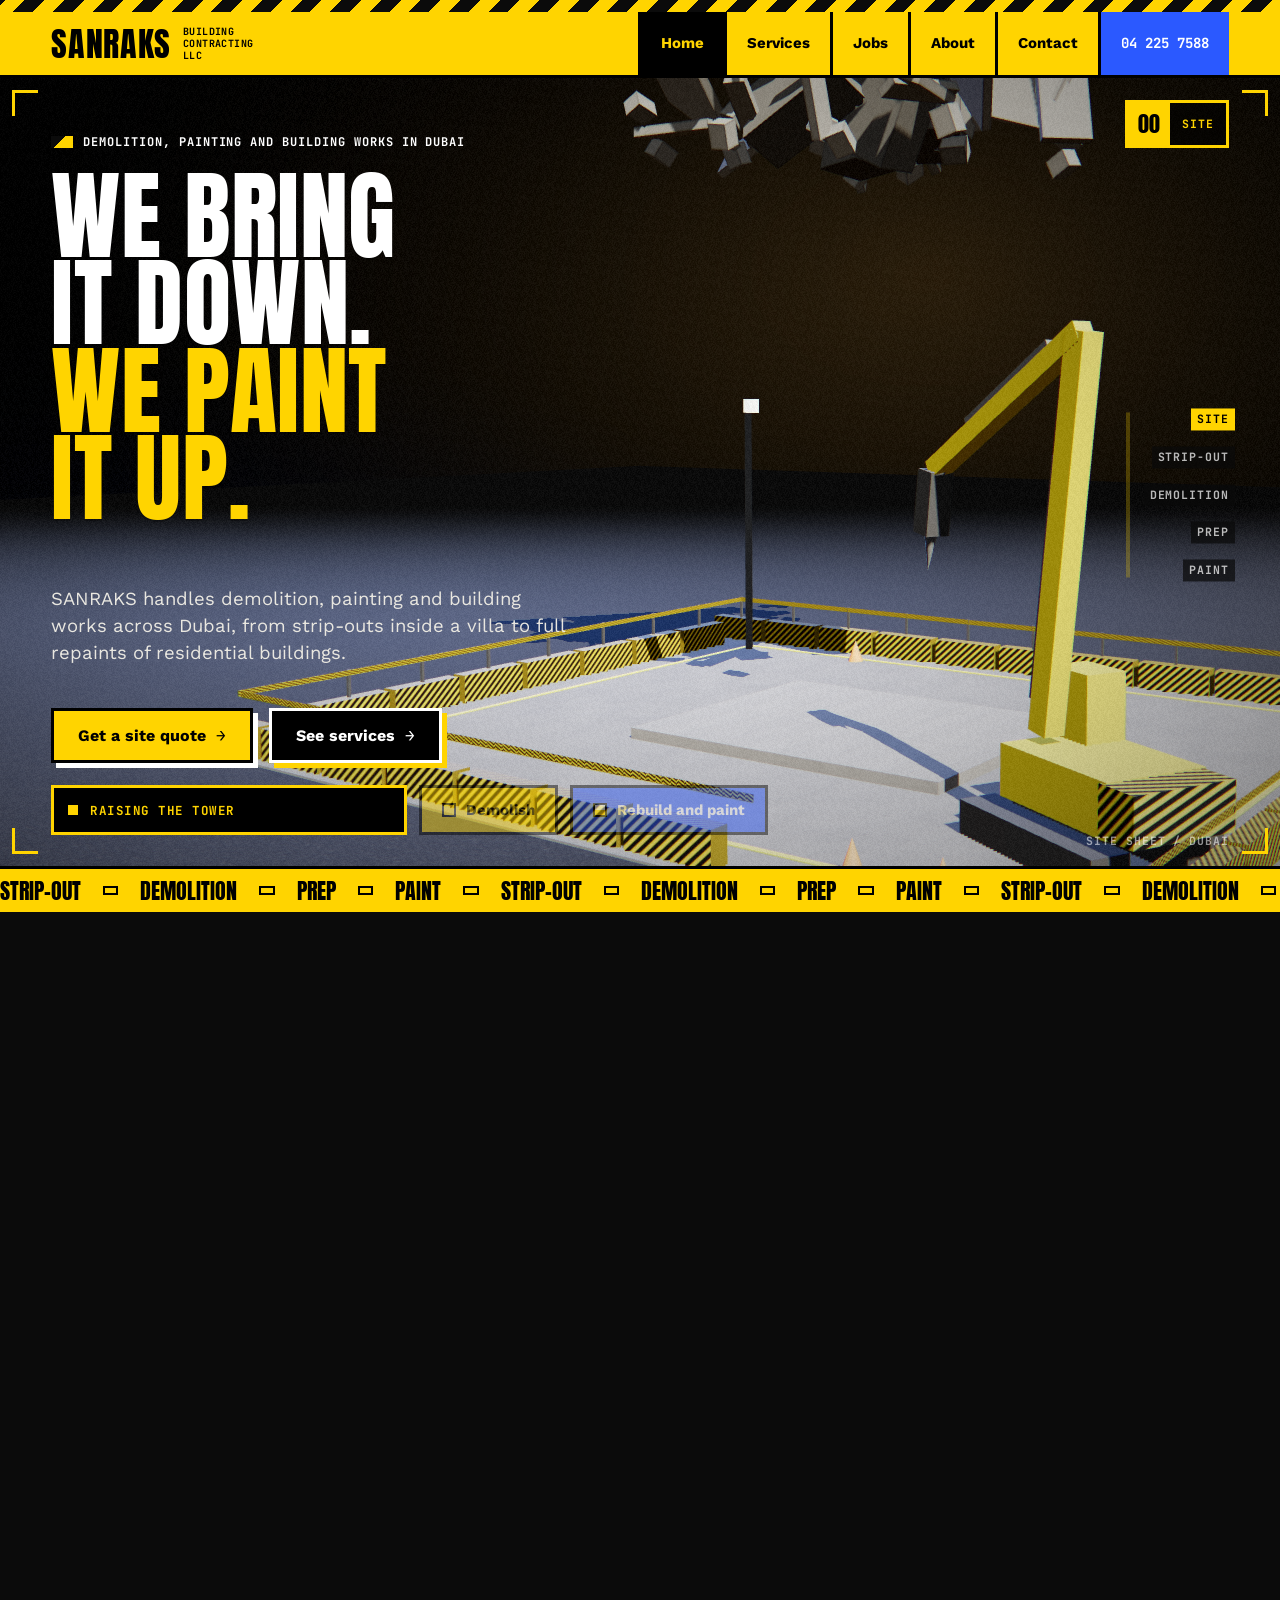
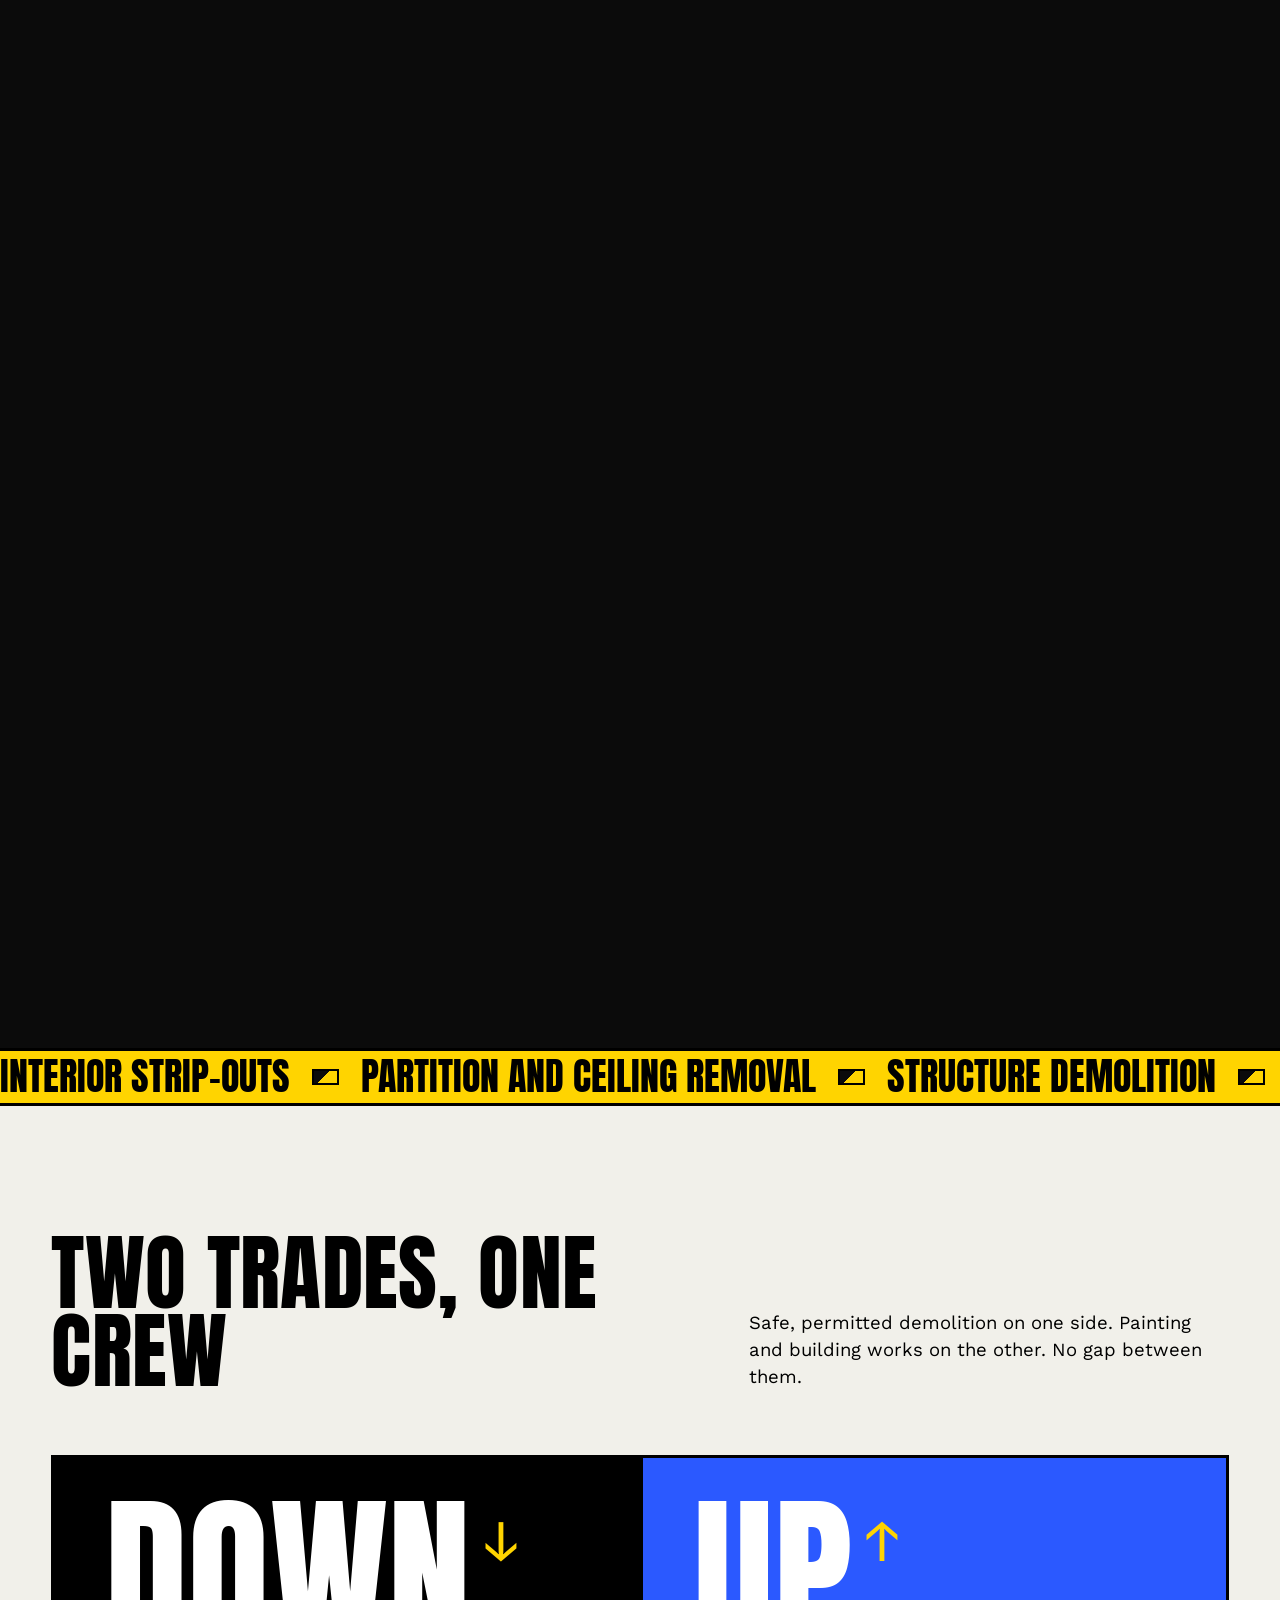
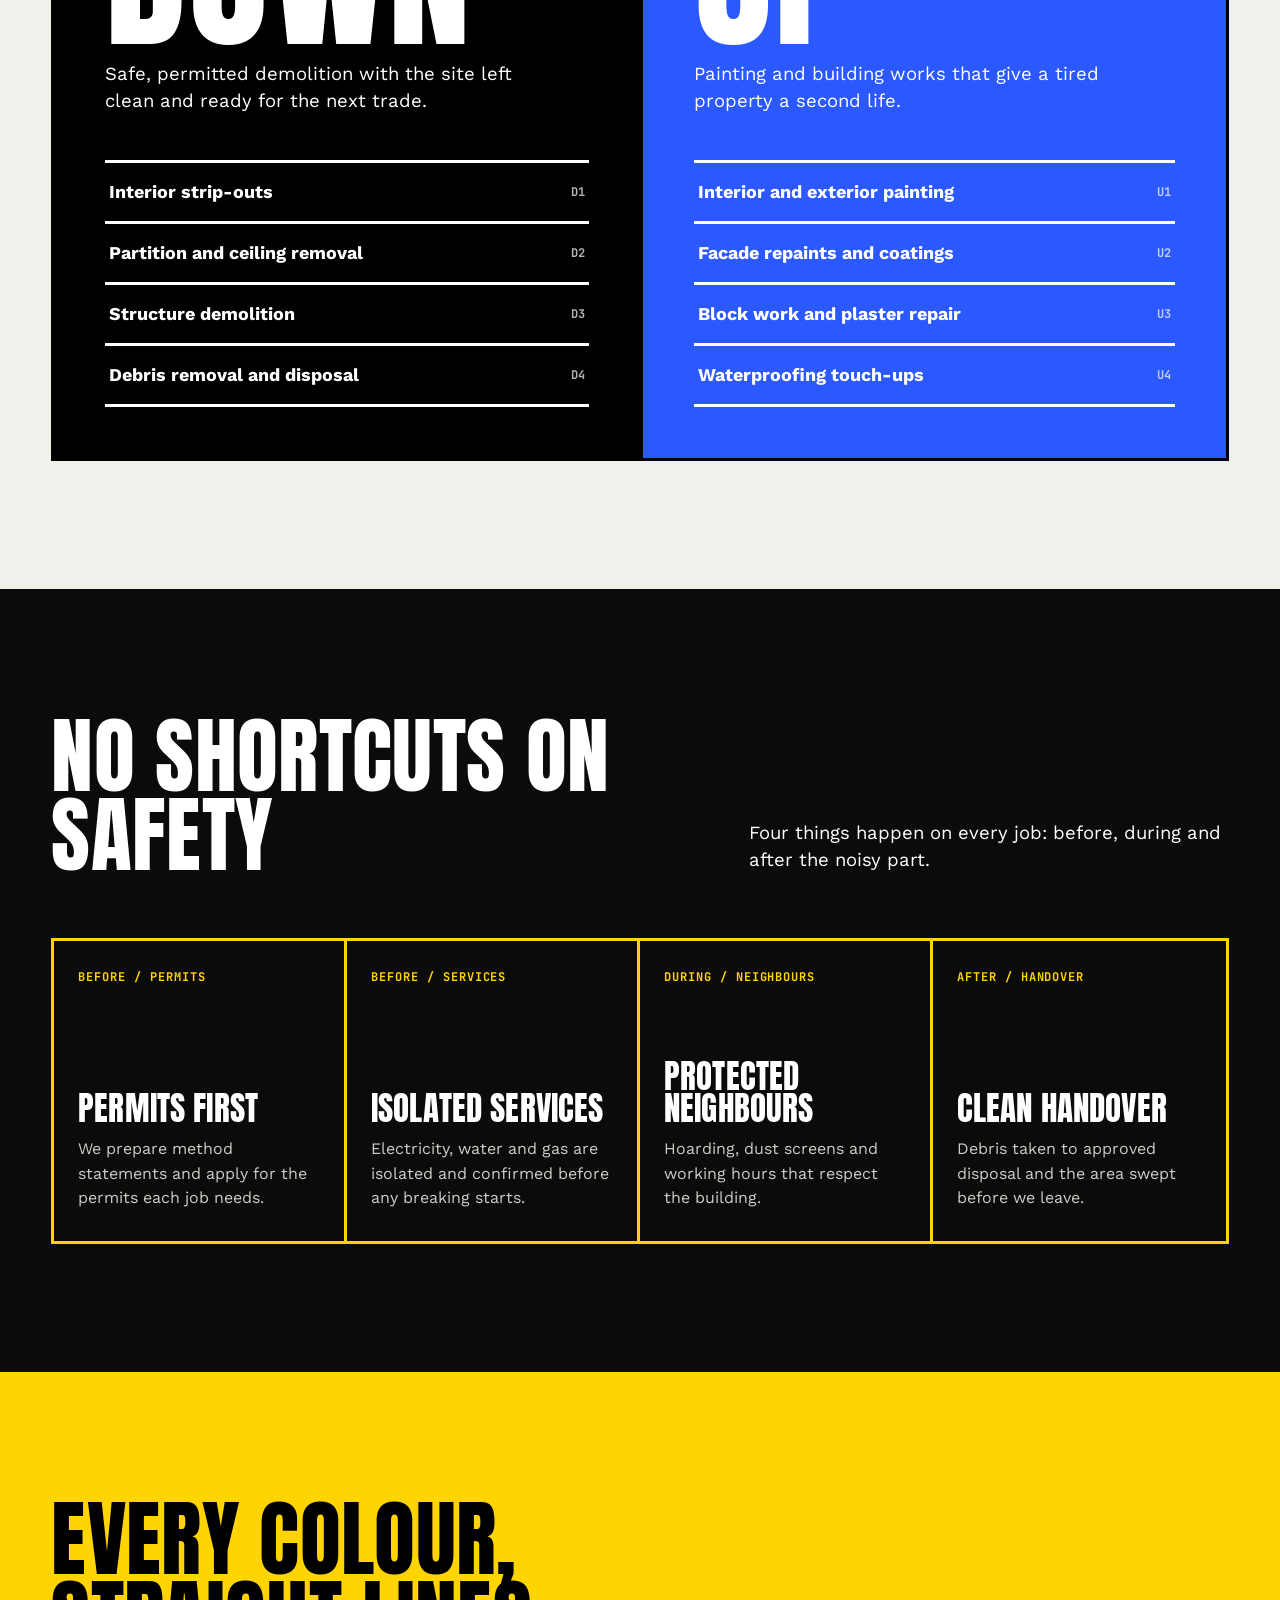
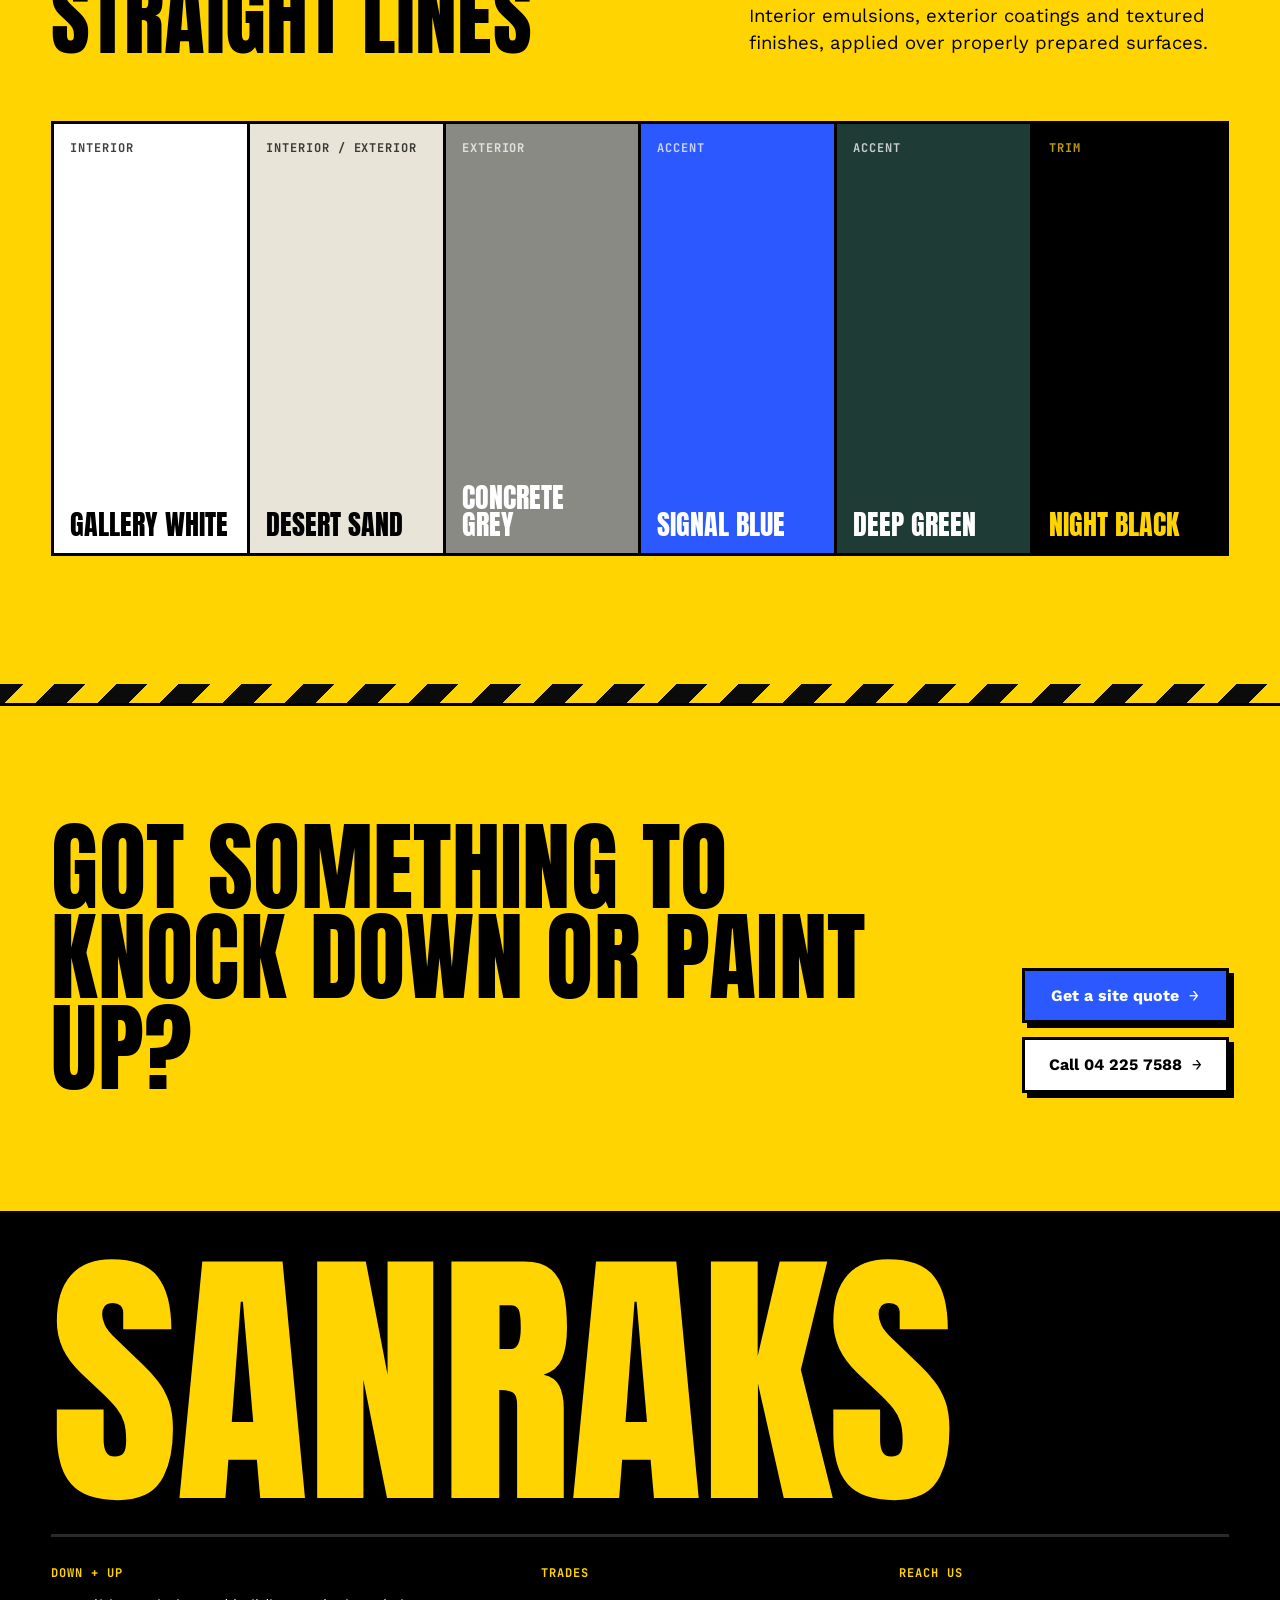
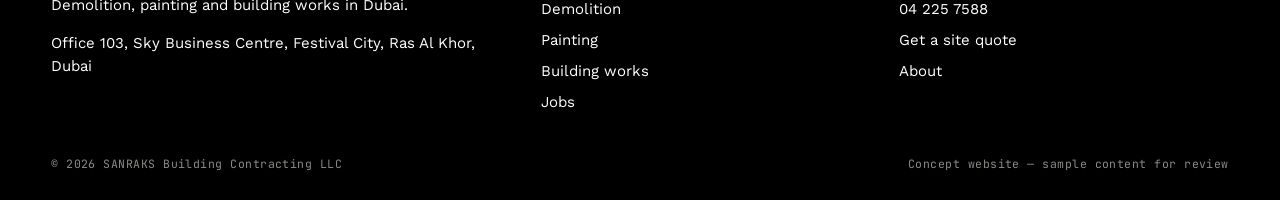
<file: index.html>
<!doctype html>
<html lang="en">
<head>
<meta charset="utf-8">
<meta name="viewport" content="width=device-width, initial-scale=1, viewport-fit=cover">
<title>SANRAKS Building Contracting | Demolition and painting in Dubai</title>
<meta name="description" content="Demolition, strip-outs, painting and building works in Dubai.">
<meta name="theme-color" content="#FFD400">
<meta property="og:title" content="SANRAKS Building Contracting | Demolition and painting in Dubai">
<meta property="og:description" content="Demolition, strip-outs, painting and building works in Dubai.">
<link rel="icon" href="favicon.svg" type="image/svg+xml">
<script>(function(d){d.className+=' js';try{var s=sessionStorage;if(s.getItem('sk-wipe')){d.className+=' wipe-in';s.removeItem('sk-wipe')}else if(!s.getItem('sk-seen')){d.className+=' first-load';s.setItem('sk-seen','1')}}catch(e){}})(document.documentElement)</script>
<link rel="preconnect" href="https://fonts.googleapis.com">
<link rel="preconnect" href="https://fonts.gstatic.com" crossorigin>
<link href="https://fonts.googleapis.com/css2?family=Anton&family=JetBrains+Mono:wght@500;700&family=Work+Sans:wght@400;500;600;700&display=swap" rel="stylesheet">
<link rel="stylesheet" href="assets/css/style.css">
</head>
<body class="page-index">
<div class="loader" aria-hidden="true"><div class="ld-bar"></div><div class="ld-band ld-a"></div><div class="ld-band ld-b"></div><div class="ld-count"><span>3</span><span>2</span><span>1</span></div><div class="ld-meta"><span>SANRAKS</span><span>Clearing site</span></div></div>
<div class="shutter" aria-hidden="true"><i></i><i></i><i></i><i></i><i></i></div>
<a class="skip" href="#main">Skip to content</a>
<div class="tape" aria-hidden="true"></div><header class="hdr" data-header><div class="wrap">
  <a class="brand" href="index.html" aria-label="SANRAKS Building Contracting home">SANRAKS<small>Building Contracting LLC</small></a>
  <button class="menu-btn" data-menu-toggle aria-expanded="false" aria-controls="nav">Menu</button>
  <nav class="nav" id="nav" data-menu aria-label="Main"><a href="index.html" aria-current="page">Home</a><a href="services.html">Services</a><a href="projects.html">Jobs</a><a href="about.html">About</a><a href="contact.html">Contact</a><a class="call" href="tel:+97142257588">04 225 7588</a></nav>
</div></header>
<main id="main">
<section class="story" data-story aria-label="How a job runs, from strip-out to fresh paint">
  <div class="story-stage" data-story-stage data-scene-root>
    <canvas data-scene="hero" role="img" aria-label="A 3D concrete tower inside hazard-striped site barriers, with a long-reach excavator and scaffold. It is demolished floor by floor, then rebuilt and rolled in fresh paint colours."></canvas>
    <div class="fallback" aria-hidden="true"><svg viewBox="0 0 800 600" preserveAspectRatio="xMidYMid slice"><defs><pattern id="fbhz" width="24" height="24" patternUnits="userSpaceOnUse" patternTransform="rotate(45)"><rect width="12" height="24" fill="#FFD400"/><rect x="12" width="12" height="24" fill="#0b0b0b"/></pattern><radialGradient id="fbg" cx="70%" cy="20%" r="70%"><stop offset="0" stop-color="#3a2d14"/><stop offset="1" stop-color="#0b0b0b"/></radialGradient></defs><rect width="800" height="600" fill="url(#fbg)"/><rect y="470" width="800" height="130" fill="#171717"/><rect y="468" width="800" height="4" fill="#FFD400"/><rect x="430" y="422" width="210" height="40" fill="#8f8c85"/><rect x="424" y="422" width="222" height="6" fill="#a3a098"/><rect x="444" y="434" width="52" height="22" fill="#0d1420"/><rect x="510" y="434" width="52" height="22" fill="#0d1420"/><rect x="510" y="434" width="52" height="22" fill="#ffb35a" opacity=".55"/><rect x="576" y="434" width="52" height="22" fill="#0d1420"/><rect x="430" y="422" width="8" height="40" fill="#a3a098"/><rect x="632" y="422" width="8" height="40" fill="#a3a098"/><rect x="430" y="382" width="210" height="40" fill="#8f8c85"/><rect x="424" y="382" width="222" height="6" fill="#a3a098"/><rect x="444" y="394" width="52" height="22" fill="#0d1420"/><rect x="510" y="394" width="52" height="22" fill="#0d1420"/><rect x="576" y="394" width="52" height="22" fill="#0d1420"/><rect x="576" y="394" width="52" height="22" fill="#ffb35a" opacity=".55"/><rect x="430" y="382" width="8" height="40" fill="#a3a098"/><rect x="632" y="382" width="8" height="40" fill="#a3a098"/><rect x="430" y="342" width="210" height="40" fill="#8f8c85"/><rect x="424" y="342" width="222" height="6" fill="#a3a098"/><rect x="444" y="354" width="52" height="22" fill="#0d1420"/><rect x="510" y="354" width="52" height="22" fill="#0d1420"/><rect x="576" y="354" width="52" height="22" fill="#0d1420"/><rect x="430" y="342" width="8" height="40" fill="#a3a098"/><rect x="632" y="342" width="8" height="40" fill="#a3a098"/><rect x="430" y="302" width="210" height="40" fill="#8f8c85"/><rect x="424" y="302" width="222" height="6" fill="#a3a098"/><rect x="444" y="314" width="52" height="22" fill="#0d1420"/><rect x="444" y="314" width="52" height="22" fill="#ffb35a" opacity=".55"/><rect x="510" y="314" width="52" height="22" fill="#0d1420"/><rect x="576" y="314" width="52" height="22" fill="#0d1420"/><rect x="430" y="302" width="8" height="40" fill="#a3a098"/><rect x="632" y="302" width="8" height="40" fill="#a3a098"/><rect x="430" y="262" width="210" height="40" fill="#2B59FF"/><rect x="424" y="262" width="222" height="6" fill="#F1F0EA"/><rect x="444" y="274" width="52" height="22" fill="#0d1420"/><rect x="510" y="274" width="52" height="22" fill="#0d1420"/><rect x="510" y="274" width="52" height="22" fill="#ffb35a" opacity=".55"/><rect x="576" y="274" width="52" height="22" fill="#0d1420"/><rect x="430" y="262" width="8" height="40" fill="#F1F0EA"/><rect x="632" y="262" width="8" height="40" fill="#F1F0EA"/><rect x="430" y="222" width="210" height="40" fill="#2B59FF"/><rect x="424" y="222" width="222" height="6" fill="#F1F0EA"/><rect x="444" y="234" width="52" height="22" fill="#0d1420"/><rect x="510" y="234" width="52" height="22" fill="#0d1420"/><rect x="576" y="234" width="52" height="22" fill="#0d1420"/><rect x="576" y="234" width="52" height="22" fill="#ffb35a" opacity=".55"/><rect x="430" y="222" width="8" height="40" fill="#F1F0EA"/><rect x="632" y="222" width="8" height="40" fill="#F1F0EA"/><rect x="430" y="182" width="210" height="40" fill="#2B59FF"/><rect x="424" y="182" width="222" height="6" fill="#F1F0EA"/><rect x="444" y="194" width="52" height="22" fill="#0d1420"/><rect x="510" y="194" width="52" height="22" fill="#0d1420"/><rect x="576" y="194" width="52" height="22" fill="#0d1420"/><rect x="430" y="182" width="8" height="40" fill="#F1F0EA"/><rect x="632" y="182" width="8" height="40" fill="#F1F0EA"/><rect x="430" y="142" width="210" height="40" fill="#2B59FF"/><rect x="424" y="142" width="222" height="6" fill="#F1F0EA"/><rect x="444" y="154" width="52" height="22" fill="#0d1420"/><rect x="444" y="154" width="52" height="22" fill="#ffb35a" opacity=".55"/><rect x="510" y="154" width="52" height="22" fill="#0d1420"/><rect x="576" y="154" width="52" height="22" fill="#0d1420"/><rect x="430" y="142" width="8" height="40" fill="#F1F0EA"/><rect x="632" y="142" width="8" height="40" fill="#F1F0EA"/><rect x="434" y="126" width="3" height="16" fill="#7a3b1d"/><rect x="456" y="126" width="3" height="16" fill="#7a3b1d"/><rect x="478" y="126" width="3" height="16" fill="#7a3b1d"/><rect x="500" y="126" width="3" height="16" fill="#7a3b1d"/><rect x="522" y="126" width="3" height="16" fill="#7a3b1d"/><rect x="544" y="126" width="3" height="16" fill="#7a3b1d"/><rect x="566" y="126" width="3" height="16" fill="#7a3b1d"/><rect x="588" y="126" width="3" height="16" fill="#7a3b1d"/><rect x="610" y="126" width="3" height="16" fill="#7a3b1d"/><rect x="632" y="126" width="3" height="16" fill="#7a3b1d"/><rect x="426" y="132" width="2" height="170" fill="#111"/><rect x="642" y="132" width="2" height="170" fill="#111"/><rect x="416" y="296" width="238" height="12" rx="6" fill="#2B59FF" stroke="#0b0b0b" stroke-width="3"/><rect x="410" y="314" width="250" height="10" fill="url(#fbhz)" stroke="#0b0b0b" stroke-width="2"/><rect x="650" y="440" width="120" height="24" fill="#151515"/><rect x="660" y="404" width="96" height="38" fill="#FFC400"/><rect x="716" y="380" width="34" height="30" fill="#FFC400"/><rect x="722" y="386" width="22" height="16" fill="#0d1420"/><path d="M672 410 L610 250 L560 300" stroke="#FFC400" stroke-width="14" fill="none" stroke-linejoin="bevel"/><rect x="545" y="296" width="18" height="40" fill="#151515" transform="rotate(-30 554 316)"/><rect x="0" y="446" width="56" height="22" fill="url(#fbhz)" stroke="#0b0b0b" stroke-width="2"/><rect x="64" y="446" width="56" height="22" fill="url(#fbhz)" stroke="#0b0b0b" stroke-width="2"/><rect x="128" y="446" width="56" height="22" fill="url(#fbhz)" stroke="#0b0b0b" stroke-width="2"/><rect x="192" y="446" width="56" height="22" fill="url(#fbhz)" stroke="#0b0b0b" stroke-width="2"/><rect x="256" y="446" width="56" height="22" fill="url(#fbhz)" stroke="#0b0b0b" stroke-width="2"/><rect x="320" y="446" width="56" height="22" fill="url(#fbhz)" stroke="#0b0b0b" stroke-width="2"/><rect x="384" y="446" width="56" height="22" fill="url(#fbhz)" stroke="#0b0b0b" stroke-width="2"/><rect x="448" y="446" width="56" height="22" fill="url(#fbhz)" stroke="#0b0b0b" stroke-width="2"/><rect x="512" y="446" width="56" height="22" fill="url(#fbhz)" stroke="#0b0b0b" stroke-width="2"/><rect x="576" y="446" width="56" height="22" fill="url(#fbhz)" stroke="#0b0b0b" stroke-width="2"/><rect x="640" y="446" width="56" height="22" fill="url(#fbhz)" stroke="#0b0b0b" stroke-width="2"/><rect x="704" y="446" width="56" height="22" fill="url(#fbhz)" stroke="#0b0b0b" stroke-width="2"/><rect x="768" y="446" width="56" height="22" fill="url(#fbhz)" stroke="#0b0b0b" stroke-width="2"/></svg></div>
    <div class="hud" aria-hidden="true">
      <span class="crop tl"></span><span class="crop tr"></span><span class="crop bl"></span><span class="crop br"></span>
      <div class="hud-phase"><span data-hud-num>00</span><span data-hud-label>Site</span></div>
      <ol class="hud-rail" data-hud-rail><li class="is-on">Site</li><li>Strip-out</li><li>Demolition</li><li>Prep</li><li>Paint</li></ol>
      <span class="hud-site">Site sheet / Dubai</span>
    </div>
    <div class="stage-ticker" aria-hidden="true"><div class="ticker-track"><span>Strip-out</span><span>Demolition</span><span>Prep</span><span>Paint</span><span>Strip-out</span><span>Demolition</span><span>Prep</span><span>Paint</span><span>Strip-out</span><span>Demolition</span><span>Prep</span><span>Paint</span><span>Strip-out</span><span>Demolition</span><span>Prep</span><span>Paint</span></div></div>
  </div>
  <div class="story-steps">
    <div class="step step-hero is-active" data-step data-num="00" data-label="Site">
      <div class="hero-copy">
        <div>
          <p class="kicker">Demolition, painting and building works in Dubai</p>
          <h1><span>We bring</span><span>it down.</span><span class="paint">We paint</span><span class="paint">it up.</span></h1>
        </div>
        <div class="hero-foot">
          <p class="lede">SANRAKS handles demolition, painting and building works across Dubai, from strip-outs inside a villa to full repaints of residential buildings.</p>
          <div class="btns"><a class="btn y" href="contact.html">Get a site quote</a><a class="btn ghost" href="services.html">See services</a></div>
          <div class="demo"><p class="status" data-demo-status role="status" aria-live="polite">Standing. Click the tower to bring it down</p><button class="btn y" type="button" data-demolish>Demolish</button><button class="btn b" type="button" data-rebuild>Rebuild and paint</button></div>
        </div>
      </div>
    </div>
<div class="step" data-step data-num="01" data-label="Strip-out"><article class="slab slab-k"><span class="num" aria-hidden="true">01</span><h2>Strip-out</h2><p>Ceilings, partitions, flooring and fixtures removed back to shell, so the structure is clear before any breaking starts.</p><ul class="meta"><li>Ceilings</li><li>Partitions</li><li>Flooring</li><li>Fixtures</li></ul></article></div>
<div class="step" data-step data-num="02" data-label="Demolition"><article class="slab slab-y"><span class="num" aria-hidden="true">02</span><h2>Demolition</h2><p>Walls, slabs and annexes demolished under engineer's instructions. Electricity, water and gas are isolated and confirmed first.</p><ul class="meta"><li>Method statement</li><li>Permits</li><li>Isolated services</li></ul></article></div>
<div class="step" data-step data-num="03" data-label="Prep"><article class="slab slab-p"><span class="num" aria-hidden="true">03</span><h2>Prep</h2><p>Block work, plastering, screeding and crack repair, so the surface we paint is sound.</p><ul class="meta"><li>Block work</li><li>Plaster</li><li>Screed</li><li>Waterproofing</li></ul></article></div>
<div class="step" data-step data-num="04" data-label="Paint"><article class="slab slab-b"><span class="num" aria-hidden="true">04</span><h2>Paint</h2><p>Interior emulsions, exterior coatings and textured finishes, applied over properly prepared surfaces.</p><ul class="meta"><li>Interior</li><li>Facade</li><li>Textured</li><li>Epoxy</li></ul></article></div>
  </div>
</section>
<div class="ticker " aria-hidden="true"><div class="ticker-track"><span>Interior strip-outs</span><span>Partition and ceiling removal</span><span>Structure demolition</span><span>Debris removal</span><span>Interior painting</span><span>Facade coatings</span><span>Block work</span><span>Waterproofing</span><span>Interior strip-outs</span><span>Partition and ceiling removal</span><span>Structure demolition</span><span>Debris removal</span><span>Interior painting</span><span>Facade coatings</span><span>Block work</span><span>Waterproofing</span></div></div>

<section class="sec paper on-light" aria-labelledby="trades-h"><div class="wrap">
  <div class="sec-head"><h2 id="trades-h"><span data-cut>Two trades, one crew</span></h2><p class="lede">Safe, permitted demolition on one side. Painting and building works on the other. No gap between them.</p></div>
  <div class="trades">
    <div class="trade down" id="down"><h2>Down<span class="arw" aria-hidden="true">&#8595;</span></h2><p class="lede">Safe, permitted demolition with the site left clean and ready for the next trade.</p>
      <ul><li data-n="D1">Interior strip-outs</li><li data-n="D2">Partition and ceiling removal</li><li data-n="D3">Structure demolition</li><li data-n="D4">Debris removal and disposal</li></ul></div>
    <div class="trade up" id="up"><h2>Up<span class="arw" aria-hidden="true">&#8593;</span></h2><p class="lede">Painting and building works that give a tired property a second life.</p>
      <ul><li data-n="U1">Interior and exterior painting</li><li data-n="U2">Facade repaints and coatings</li><li data-n="U3">Block work and plaster repair</li><li data-n="U4">Waterproofing touch-ups</li></ul></div>
  </div>
</div></section>

<section class="sec" aria-labelledby="safety-h"><div class="wrap">
  <div class="sec-head"><h2 id="safety-h"><span data-cut>No shortcuts on safety</span></h2><p class="lede">Four things happen on every job: before, during and after the noisy part.</p></div>
  <div class="safety">
    <div><span class="mono">Before / permits</span><h3>Permits first</h3><p>We prepare method statements and apply for the permits each job needs.</p></div>
    <div><span class="mono">Before / services</span><h3>Isolated services</h3><p>Electricity, water and gas are isolated and confirmed before any breaking starts.</p></div>
    <div><span class="mono">During / neighbours</span><h3>Protected neighbours</h3><p>Hoarding, dust screens and working hours that respect the building.</p></div>
    <div><span class="mono">After / handover</span><h3>Clean handover</h3><p>Debris taken to approved disposal and the area swept before we leave.</p></div>
  </div>
</div></section>

<section class="sec y" aria-labelledby="colour-h"><div class="wrap">
  <div class="sec-head"><h2 id="colour-h"><span data-cut>Every colour, straight lines</span></h2><p class="lede">Interior emulsions, exterior coatings and textured finishes, applied over properly prepared surfaces.</p></div>
  <div class="swatches" aria-label="Example paint colours">
    <div style="background:#FFFFFF"><span class="mono">Interior</span><b>Gallery white</b></div>
    <div style="background:#E9E4D8"><span class="mono">Interior / exterior</span><b>Desert sand</b></div>
    <div style="background:#8A8A85;color:#fff"><span class="mono">Exterior</span><b>Concrete grey</b></div>
    <div style="background:#2B59FF;color:#fff"><span class="mono">Accent</span><b>Signal blue</b></div>
    <div style="background:#1F3B36;color:#fff"><span class="mono">Accent</span><b>Deep green</b></div>
    <div style="background:#000;color:#FFD400"><span class="mono">Trim</span><b>Night black</b></div>
  </div>
</div></section>
<section class="big-cta"><div class="wrap">
  <h2><span data-cut>Got something to knock down or paint up?</span></h2>
  <div class="btns"><a class="btn b" href="contact.html">Get a site quote</a><a class="btn" href="tel:+97142257588">Call 04 225 7588</a></div>
</div></section>
</main>
<footer class="ftr"><div class="wrap">
  <div class="name" aria-hidden="true">SANRAKS</div>
  <div class="row">
    <div><span class="mono">Down + up</span><p>Demolition, painting and building works in Dubai.</p><p>Office 103, Sky Business Centre, Festival City, Ras Al Khor, Dubai</p></div>
    <nav aria-label="Footer"><span class="mono">Trades</span><a href="services.html#demolition">Demolition</a><a href="services.html#painting">Painting</a><a href="services.html#building">Building works</a><a href="projects.html">Jobs</a></nav>
    <nav aria-label="Contact"><span class="mono">Reach us</span><a href="tel:+97142257588">04 225 7588</a><a href="contact.html">Get a site quote</a><a href="about.html">About</a></nav>
  </div>
  <div class="fine"><span>© <span data-year></span> SANRAKS Building Contracting LLC</span><span>Concept website — sample content for review</span></div>
</div></footer>
<script src="assets/js/vendor/three.min.js"></script>
<script src="assets/js/scene.js"></script>
<script src="assets/js/main.js"></script>
</body>
</html>
</file>
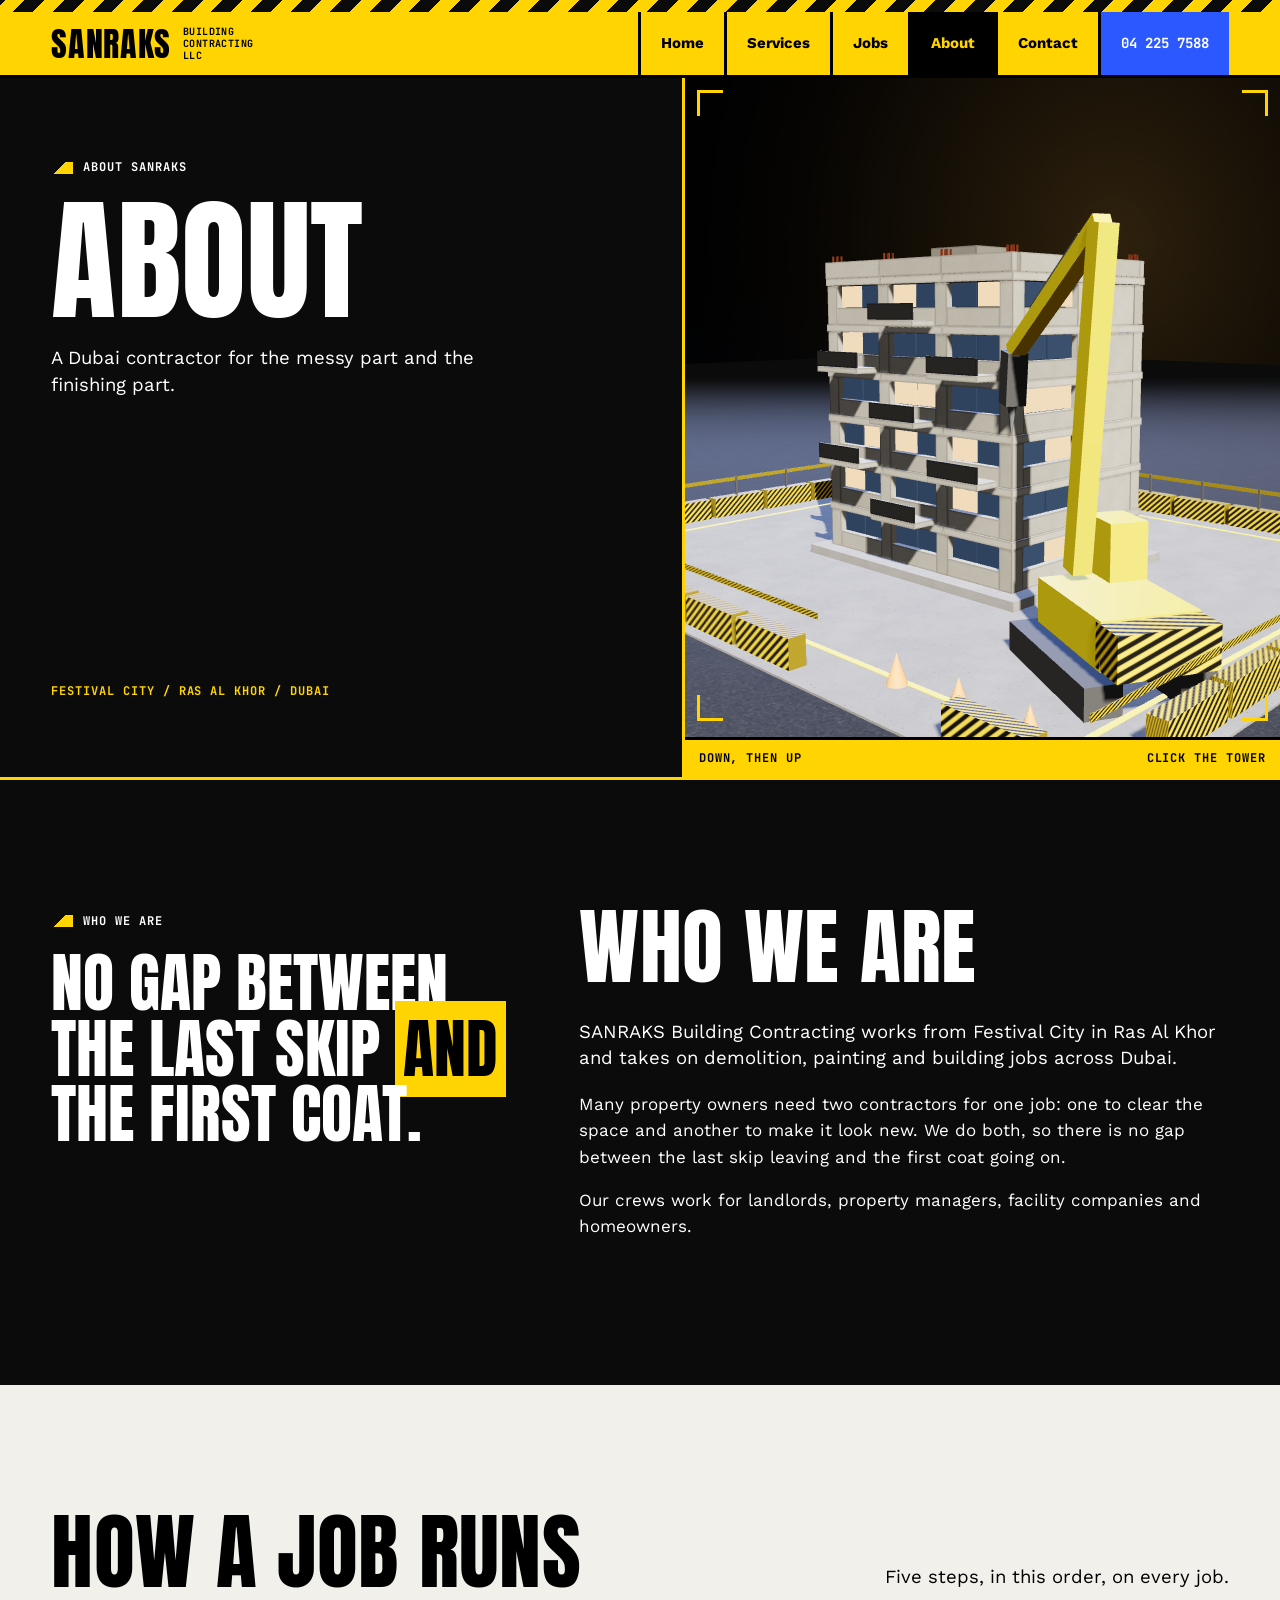
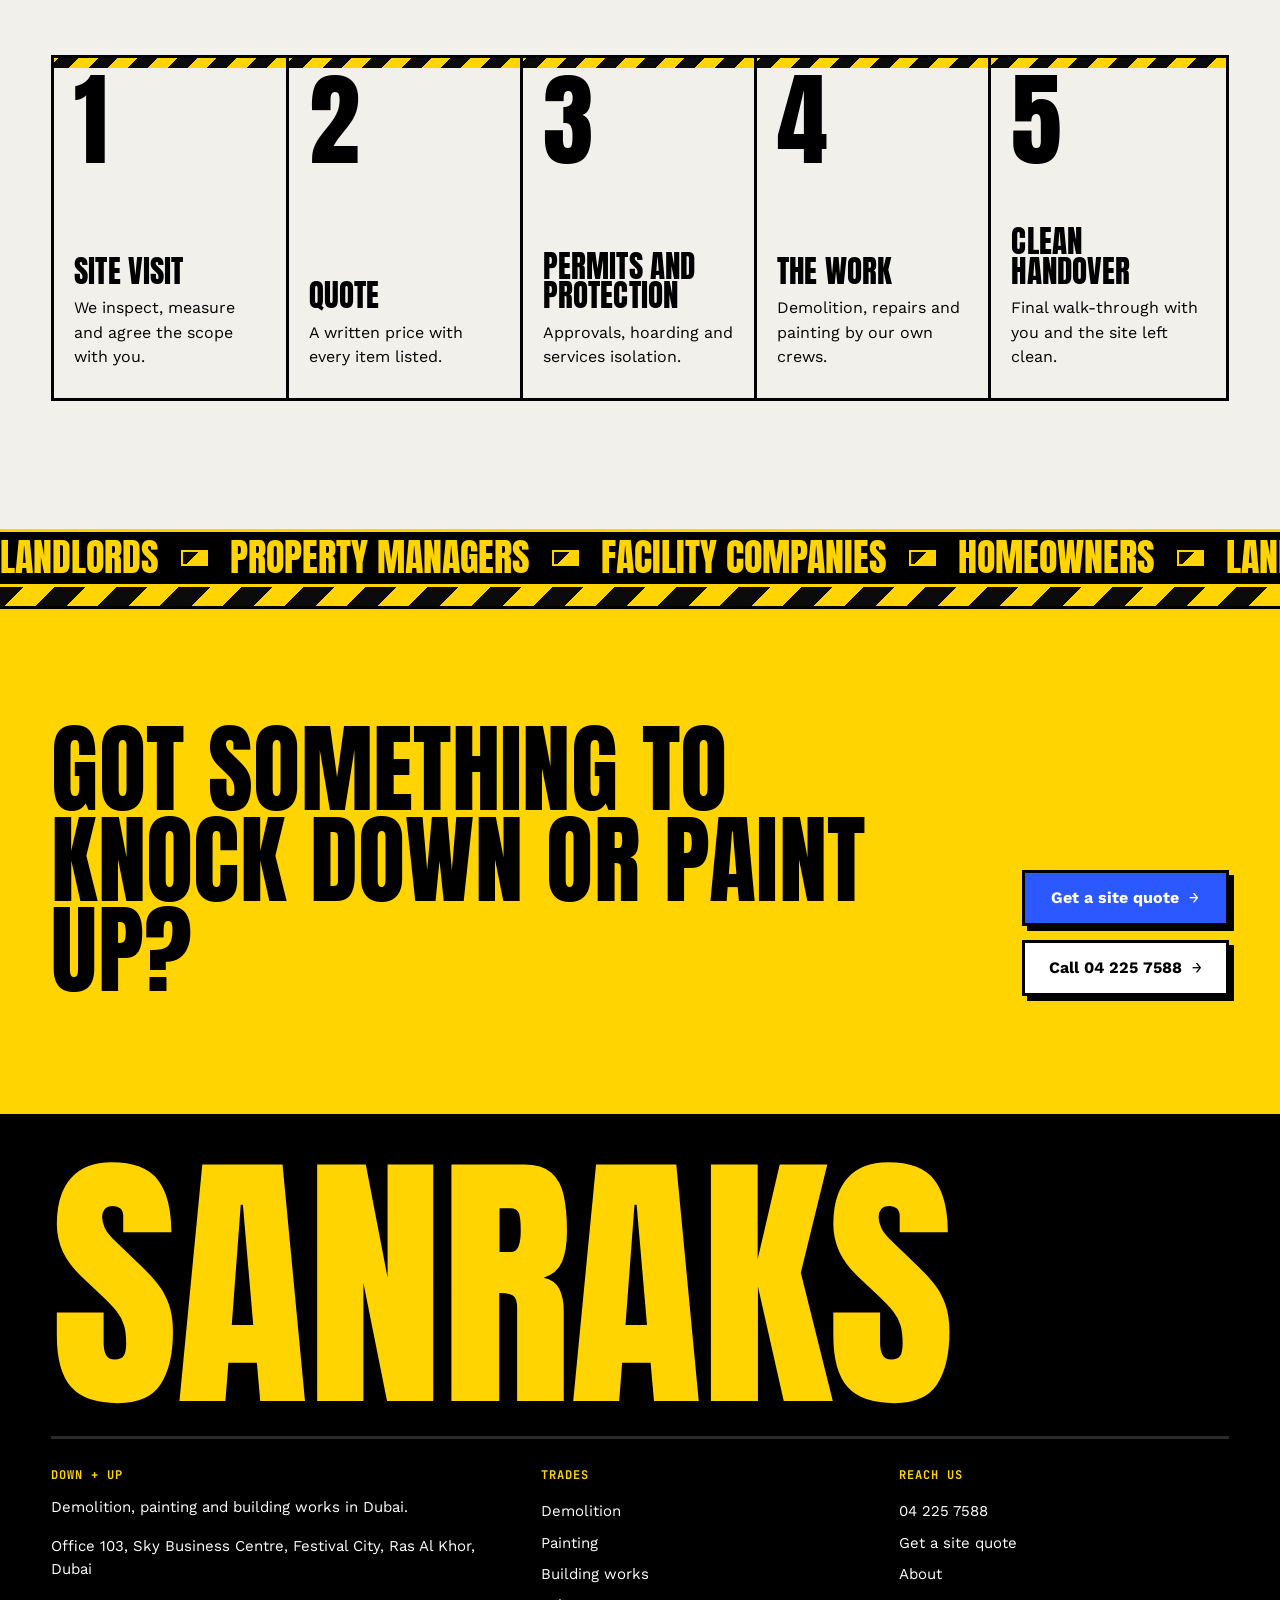
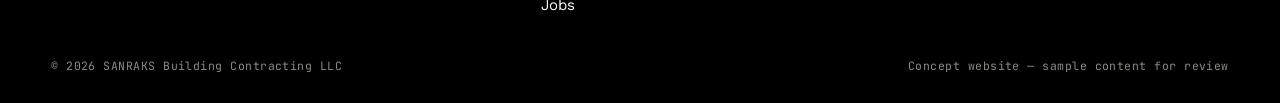
<file: about.html>
<!doctype html>
<html lang="en">
<head>
<meta charset="utf-8">
<meta name="viewport" content="width=device-width, initial-scale=1, viewport-fit=cover">
<title>About | SANRAKS Building Contracting</title>
<meta name="description" content="Who we are and how a job runs.">
<meta name="theme-color" content="#FFD400">
<meta property="og:title" content="About | SANRAKS Building Contracting">
<meta property="og:description" content="Who we are and how a job runs.">
<link rel="icon" href="favicon.svg" type="image/svg+xml">
<script>(function(d){d.className+=' js';try{var s=sessionStorage;if(s.getItem('sk-wipe')){d.className+=' wipe-in';s.removeItem('sk-wipe')}else if(!s.getItem('sk-seen')){d.className+=' first-load';s.setItem('sk-seen','1')}}catch(e){}})(document.documentElement)</script>
<link rel="preconnect" href="https://fonts.googleapis.com">
<link rel="preconnect" href="https://fonts.gstatic.com" crossorigin>
<link href="https://fonts.googleapis.com/css2?family=Anton&family=JetBrains+Mono:wght@500;700&family=Work+Sans:wght@400;500;600;700&display=swap" rel="stylesheet">
<link rel="stylesheet" href="assets/css/style.css">
</head>
<body class="page-about">
<div class="loader" aria-hidden="true"><div class="ld-bar"></div><div class="ld-band ld-a"></div><div class="ld-band ld-b"></div><div class="ld-count"><span>3</span><span>2</span><span>1</span></div><div class="ld-meta"><span>SANRAKS</span><span>Clearing site</span></div></div>
<div class="shutter" aria-hidden="true"><i></i><i></i><i></i><i></i><i></i></div>
<a class="skip" href="#main">Skip to content</a>
<div class="tape" aria-hidden="true"></div><header class="hdr" data-header><div class="wrap">
  <a class="brand" href="index.html" aria-label="SANRAKS Building Contracting home">SANRAKS<small>Building Contracting LLC</small></a>
  <button class="menu-btn" data-menu-toggle aria-expanded="false" aria-controls="nav">Menu</button>
  <nav class="nav" id="nav" data-menu aria-label="Main"><a href="index.html">Home</a><a href="services.html">Services</a><a href="projects.html">Jobs</a><a href="about.html" aria-current="page">About</a><a href="contact.html">Contact</a><a class="call" href="tel:+97142257588">04 225 7588</a></nav>
</div></header>
<main id="main">
<section class="phead">
  <div class="left">
    <div><p class="kicker">About SANRAKS</p><h1>About</h1><p class="lede">A Dubai contractor for the messy part and the finishing part.</p></div>
    <p class="mono" style="color:var(--y);margin:0">Festival City / Ras Al Khor / Dubai</p>
  </div>
  <div class="mini-stage" data-scene-root><canvas data-scene="mini" data-mode="cycle" role="img" aria-label="A 3D concrete tower that is demolished and rebuilt in fresh paint colours. Click to trigger it."></canvas><div class="fallback" aria-hidden="true"><svg viewBox="0 0 800 600" preserveAspectRatio="xMidYMid slice"><defs><pattern id="fbhz" width="24" height="24" patternUnits="userSpaceOnUse" patternTransform="rotate(45)"><rect width="12" height="24" fill="#FFD400"/><rect x="12" width="12" height="24" fill="#0b0b0b"/></pattern><radialGradient id="fbg" cx="70%" cy="20%" r="70%"><stop offset="0" stop-color="#3a2d14"/><stop offset="1" stop-color="#0b0b0b"/></radialGradient></defs><rect width="800" height="600" fill="url(#fbg)"/><rect y="470" width="800" height="130" fill="#171717"/><rect y="468" width="800" height="4" fill="#FFD400"/><rect x="430" y="422" width="210" height="40" fill="#8f8c85"/><rect x="424" y="422" width="222" height="6" fill="#a3a098"/><rect x="444" y="434" width="52" height="22" fill="#0d1420"/><rect x="510" y="434" width="52" height="22" fill="#0d1420"/><rect x="510" y="434" width="52" height="22" fill="#ffb35a" opacity=".55"/><rect x="576" y="434" width="52" height="22" fill="#0d1420"/><rect x="430" y="422" width="8" height="40" fill="#a3a098"/><rect x="632" y="422" width="8" height="40" fill="#a3a098"/><rect x="430" y="382" width="210" height="40" fill="#8f8c85"/><rect x="424" y="382" width="222" height="6" fill="#a3a098"/><rect x="444" y="394" width="52" height="22" fill="#0d1420"/><rect x="510" y="394" width="52" height="22" fill="#0d1420"/><rect x="576" y="394" width="52" height="22" fill="#0d1420"/><rect x="576" y="394" width="52" height="22" fill="#ffb35a" opacity=".55"/><rect x="430" y="382" width="8" height="40" fill="#a3a098"/><rect x="632" y="382" width="8" height="40" fill="#a3a098"/><rect x="430" y="342" width="210" height="40" fill="#8f8c85"/><rect x="424" y="342" width="222" height="6" fill="#a3a098"/><rect x="444" y="354" width="52" height="22" fill="#0d1420"/><rect x="510" y="354" width="52" height="22" fill="#0d1420"/><rect x="576" y="354" width="52" height="22" fill="#0d1420"/><rect x="430" y="342" width="8" height="40" fill="#a3a098"/><rect x="632" y="342" width="8" height="40" fill="#a3a098"/><rect x="430" y="302" width="210" height="40" fill="#8f8c85"/><rect x="424" y="302" width="222" height="6" fill="#a3a098"/><rect x="444" y="314" width="52" height="22" fill="#0d1420"/><rect x="444" y="314" width="52" height="22" fill="#ffb35a" opacity=".55"/><rect x="510" y="314" width="52" height="22" fill="#0d1420"/><rect x="576" y="314" width="52" height="22" fill="#0d1420"/><rect x="430" y="302" width="8" height="40" fill="#a3a098"/><rect x="632" y="302" width="8" height="40" fill="#a3a098"/><rect x="430" y="262" width="210" height="40" fill="#2B59FF"/><rect x="424" y="262" width="222" height="6" fill="#F1F0EA"/><rect x="444" y="274" width="52" height="22" fill="#0d1420"/><rect x="510" y="274" width="52" height="22" fill="#0d1420"/><rect x="510" y="274" width="52" height="22" fill="#ffb35a" opacity=".55"/><rect x="576" y="274" width="52" height="22" fill="#0d1420"/><rect x="430" y="262" width="8" height="40" fill="#F1F0EA"/><rect x="632" y="262" width="8" height="40" fill="#F1F0EA"/><rect x="430" y="222" width="210" height="40" fill="#2B59FF"/><rect x="424" y="222" width="222" height="6" fill="#F1F0EA"/><rect x="444" y="234" width="52" height="22" fill="#0d1420"/><rect x="510" y="234" width="52" height="22" fill="#0d1420"/><rect x="576" y="234" width="52" height="22" fill="#0d1420"/><rect x="576" y="234" width="52" height="22" fill="#ffb35a" opacity=".55"/><rect x="430" y="222" width="8" height="40" fill="#F1F0EA"/><rect x="632" y="222" width="8" height="40" fill="#F1F0EA"/><rect x="430" y="182" width="210" height="40" fill="#2B59FF"/><rect x="424" y="182" width="222" height="6" fill="#F1F0EA"/><rect x="444" y="194" width="52" height="22" fill="#0d1420"/><rect x="510" y="194" width="52" height="22" fill="#0d1420"/><rect x="576" y="194" width="52" height="22" fill="#0d1420"/><rect x="430" y="182" width="8" height="40" fill="#F1F0EA"/><rect x="632" y="182" width="8" height="40" fill="#F1F0EA"/><rect x="430" y="142" width="210" height="40" fill="#2B59FF"/><rect x="424" y="142" width="222" height="6" fill="#F1F0EA"/><rect x="444" y="154" width="52" height="22" fill="#0d1420"/><rect x="444" y="154" width="52" height="22" fill="#ffb35a" opacity=".55"/><rect x="510" y="154" width="52" height="22" fill="#0d1420"/><rect x="576" y="154" width="52" height="22" fill="#0d1420"/><rect x="430" y="142" width="8" height="40" fill="#F1F0EA"/><rect x="632" y="142" width="8" height="40" fill="#F1F0EA"/><rect x="434" y="126" width="3" height="16" fill="#7a3b1d"/><rect x="456" y="126" width="3" height="16" fill="#7a3b1d"/><rect x="478" y="126" width="3" height="16" fill="#7a3b1d"/><rect x="500" y="126" width="3" height="16" fill="#7a3b1d"/><rect x="522" y="126" width="3" height="16" fill="#7a3b1d"/><rect x="544" y="126" width="3" height="16" fill="#7a3b1d"/><rect x="566" y="126" width="3" height="16" fill="#7a3b1d"/><rect x="588" y="126" width="3" height="16" fill="#7a3b1d"/><rect x="610" y="126" width="3" height="16" fill="#7a3b1d"/><rect x="632" y="126" width="3" height="16" fill="#7a3b1d"/><rect x="426" y="132" width="2" height="170" fill="#111"/><rect x="642" y="132" width="2" height="170" fill="#111"/><rect x="416" y="296" width="238" height="12" rx="6" fill="#2B59FF" stroke="#0b0b0b" stroke-width="3"/><rect x="410" y="314" width="250" height="10" fill="url(#fbhz)" stroke="#0b0b0b" stroke-width="2"/><rect x="650" y="440" width="120" height="24" fill="#151515"/><rect x="660" y="404" width="96" height="38" fill="#FFC400"/><rect x="716" y="380" width="34" height="30" fill="#FFC400"/><rect x="722" y="386" width="22" height="16" fill="#0d1420"/><path d="M672 410 L610 250 L560 300" stroke="#FFC400" stroke-width="14" fill="none" stroke-linejoin="bevel"/><rect x="545" y="296" width="18" height="40" fill="#151515" transform="rotate(-30 554 316)"/><rect x="0" y="446" width="56" height="22" fill="url(#fbhz)" stroke="#0b0b0b" stroke-width="2"/><rect x="64" y="446" width="56" height="22" fill="url(#fbhz)" stroke="#0b0b0b" stroke-width="2"/><rect x="128" y="446" width="56" height="22" fill="url(#fbhz)" stroke="#0b0b0b" stroke-width="2"/><rect x="192" y="446" width="56" height="22" fill="url(#fbhz)" stroke="#0b0b0b" stroke-width="2"/><rect x="256" y="446" width="56" height="22" fill="url(#fbhz)" stroke="#0b0b0b" stroke-width="2"/><rect x="320" y="446" width="56" height="22" fill="url(#fbhz)" stroke="#0b0b0b" stroke-width="2"/><rect x="384" y="446" width="56" height="22" fill="url(#fbhz)" stroke="#0b0b0b" stroke-width="2"/><rect x="448" y="446" width="56" height="22" fill="url(#fbhz)" stroke="#0b0b0b" stroke-width="2"/><rect x="512" y="446" width="56" height="22" fill="url(#fbhz)" stroke="#0b0b0b" stroke-width="2"/><rect x="576" y="446" width="56" height="22" fill="url(#fbhz)" stroke="#0b0b0b" stroke-width="2"/><rect x="640" y="446" width="56" height="22" fill="url(#fbhz)" stroke="#0b0b0b" stroke-width="2"/><rect x="704" y="446" width="56" height="22" fill="url(#fbhz)" stroke="#0b0b0b" stroke-width="2"/><rect x="768" y="446" width="56" height="22" fill="url(#fbhz)" stroke="#0b0b0b" stroke-width="2"/></svg></div><div class="hud" aria-hidden="true"><span class="crop tl"></span><span class="crop tr"></span><span class="crop bl"></span><span class="crop br"></span></div><div class="tag-strip mono" aria-hidden="true"><span>Down, then up</span><span>Click the tower</span></div></div>
</section>
<section class="sec"><div class="wrap split">
  <div><p class="kicker">Who we are</p><p class="quote-block">No gap between the last skip <em>and</em> the first coat.</p></div>
  <div>
    <h2 style="margin-bottom:32px"><span data-cut>Who we are</span></h2>
    <p class="lede">SANRAKS Building Contracting works from Festival City in Ras Al Khor and takes on demolition, painting and building jobs across Dubai.</p>
    <p>Many property owners need two contractors for one job: one to clear the space and another to make it look new. We do both, so there is no gap between the last skip leaving and the first coat going on.</p>
    <p>Our crews work for landlords, property managers, facility companies and homeowners.</p>
  </div>
</div></section>
<section class="sec paper on-light"><div class="wrap">
  <div class="sec-head"><h2><span data-cut>How a job runs</span></h2><p class="lede">Five steps, in this order, on every job.</p></div>
  <ol class="timeline">
    <li><h3>Site visit</h3><p>We inspect, measure and agree the scope with you.</p></li>
    <li><h3>Quote</h3><p>A written price with every item listed.</p></li>
    <li><h3>Permits and protection</h3><p>Approvals, hoarding and services isolation.</p></li>
    <li><h3>The work</h3><p>Demolition, repairs and painting by our own crews.</p></li>
    <li><h3>Clean handover</h3><p>Final walk-through with you and the site left clean.</p></li>
  </ol>
</div></section>
<div class="ticker k" aria-hidden="true"><div class="ticker-track"><span>Landlords</span><span>Property managers</span><span>Facility companies</span><span>Homeowners</span><span>Landlords</span><span>Property managers</span><span>Facility companies</span><span>Homeowners</span></div></div>
<section class="big-cta"><div class="wrap">
  <h2><span data-cut>Got something to knock down or paint up?</span></h2>
  <div class="btns"><a class="btn b" href="contact.html">Get a site quote</a><a class="btn" href="tel:+97142257588">Call 04 225 7588</a></div>
</div></section>
</main>
<footer class="ftr"><div class="wrap">
  <div class="name" aria-hidden="true">SANRAKS</div>
  <div class="row">
    <div><span class="mono">Down + up</span><p>Demolition, painting and building works in Dubai.</p><p>Office 103, Sky Business Centre, Festival City, Ras Al Khor, Dubai</p></div>
    <nav aria-label="Footer"><span class="mono">Trades</span><a href="services.html#demolition">Demolition</a><a href="services.html#painting">Painting</a><a href="services.html#building">Building works</a><a href="projects.html">Jobs</a></nav>
    <nav aria-label="Contact"><span class="mono">Reach us</span><a href="tel:+97142257588">04 225 7588</a><a href="contact.html">Get a site quote</a><a href="about.html">About</a></nav>
  </div>
  <div class="fine"><span>© <span data-year></span> SANRAKS Building Contracting LLC</span><span>Concept website — sample content for review</span></div>
</div></footer>
<script src="assets/js/vendor/three.min.js"></script>
<script src="assets/js/scene.js"></script>
<script src="assets/js/main.js"></script>
</body>
</html>
</file>
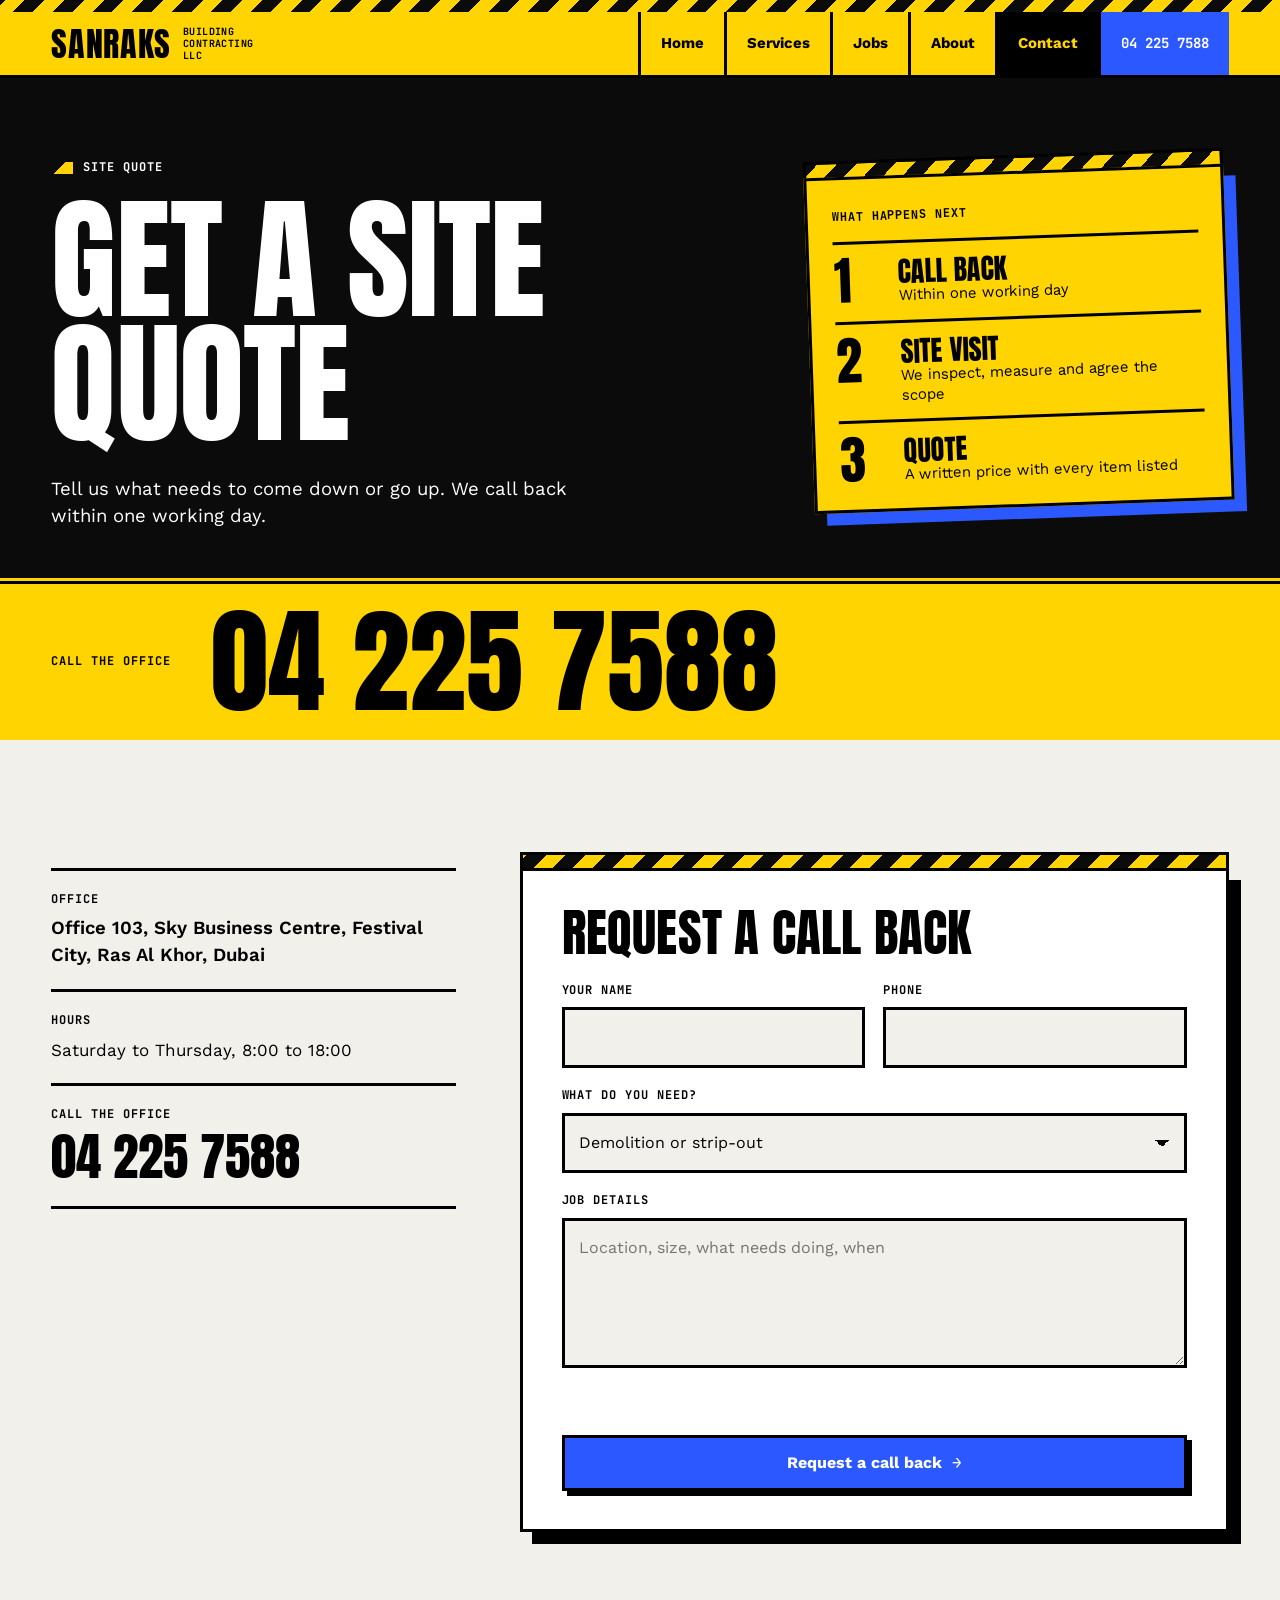
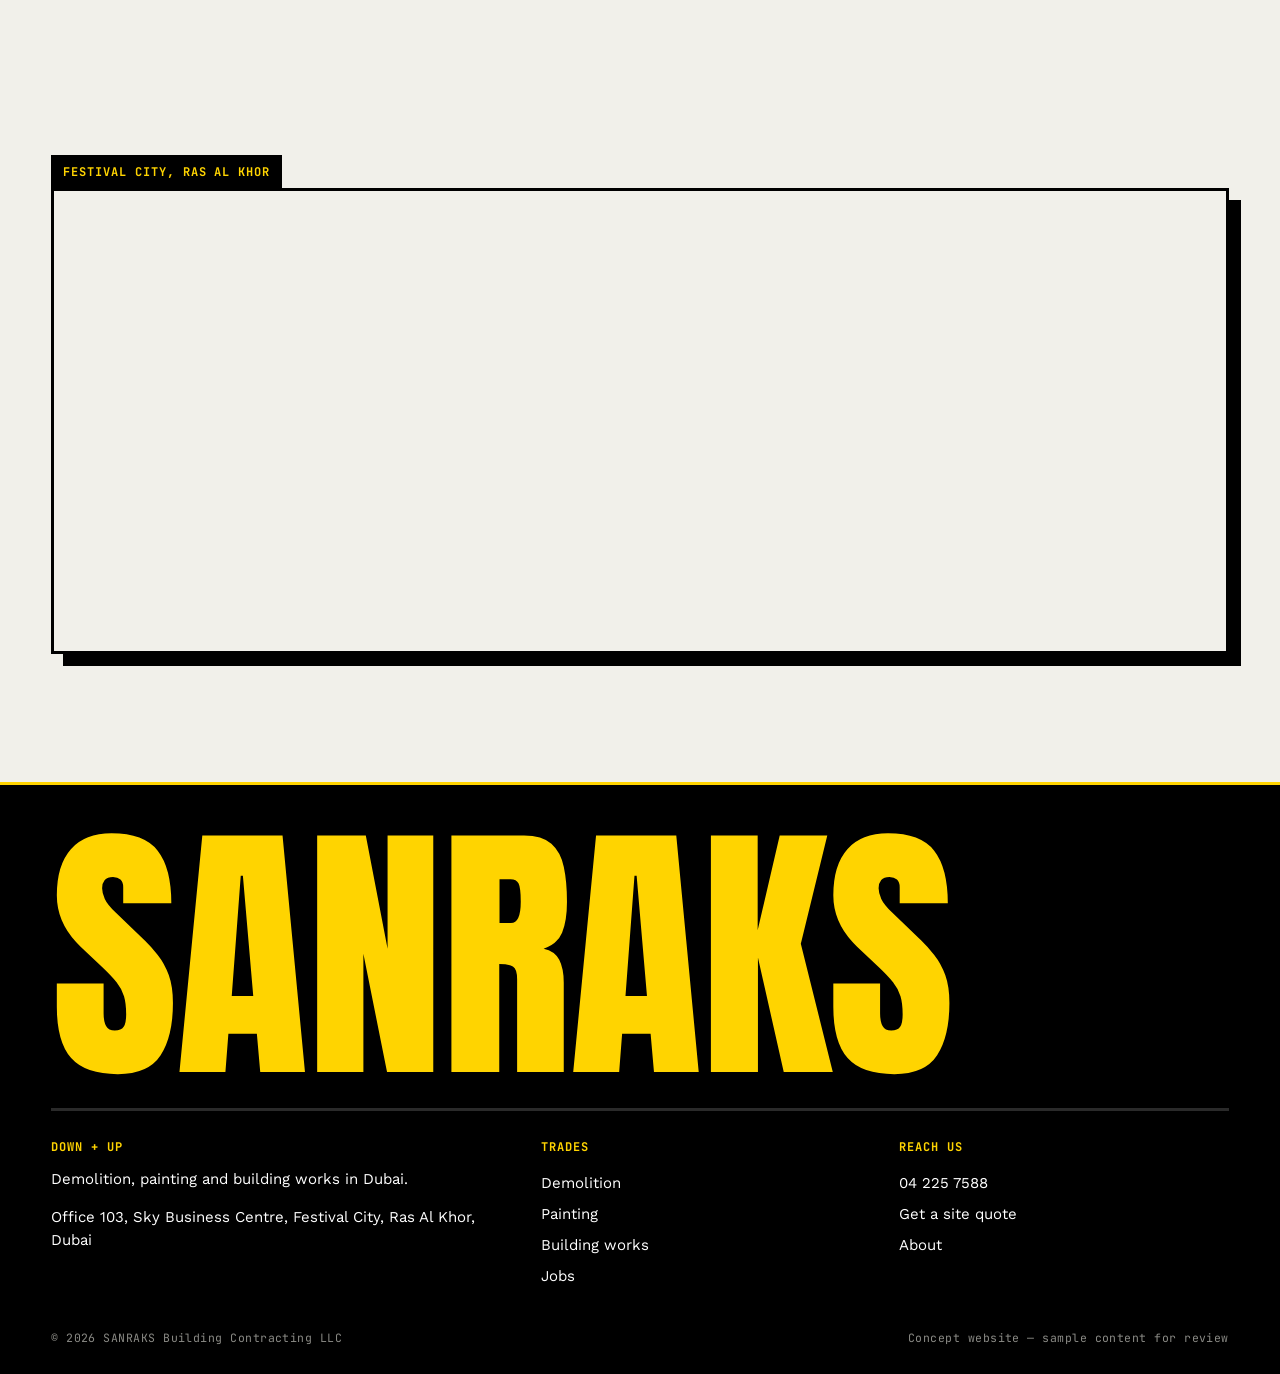
<file: contact.html>
<!doctype html>
<html lang="en">
<head>
<meta charset="utf-8">
<meta name="viewport" content="width=device-width, initial-scale=1, viewport-fit=cover">
<title>Get a site quote | SANRAKS Building Contracting</title>
<meta name="description" content="Request a site visit and quote in Dubai.">
<meta name="theme-color" content="#FFD400">
<meta property="og:title" content="Get a site quote | SANRAKS Building Contracting">
<meta property="og:description" content="Request a site visit and quote in Dubai.">
<link rel="icon" href="favicon.svg" type="image/svg+xml">
<script>(function(d){d.className+=' js';try{var s=sessionStorage;if(s.getItem('sk-wipe')){d.className+=' wipe-in';s.removeItem('sk-wipe')}else if(!s.getItem('sk-seen')){d.className+=' first-load';s.setItem('sk-seen','1')}}catch(e){}})(document.documentElement)</script>
<link rel="preconnect" href="https://fonts.googleapis.com">
<link rel="preconnect" href="https://fonts.gstatic.com" crossorigin>
<link href="https://fonts.googleapis.com/css2?family=Anton&family=JetBrains+Mono:wght@500;700&family=Work+Sans:wght@400;500;600;700&display=swap" rel="stylesheet">
<link rel="stylesheet" href="assets/css/style.css">
</head>
<body class="page-contact">
<div class="loader" aria-hidden="true"><div class="ld-bar"></div><div class="ld-band ld-a"></div><div class="ld-band ld-b"></div><div class="ld-count"><span>3</span><span>2</span><span>1</span></div><div class="ld-meta"><span>SANRAKS</span><span>Clearing site</span></div></div>
<div class="shutter" aria-hidden="true"><i></i><i></i><i></i><i></i><i></i></div>
<a class="skip" href="#main">Skip to content</a>
<div class="tape" aria-hidden="true"></div><header class="hdr" data-header><div class="wrap">
  <a class="brand" href="index.html" aria-label="SANRAKS Building Contracting home">SANRAKS<small>Building Contracting LLC</small></a>
  <button class="menu-btn" data-menu-toggle aria-expanded="false" aria-controls="nav">Menu</button>
  <nav class="nav" id="nav" data-menu aria-label="Main"><a href="index.html">Home</a><a href="services.html">Services</a><a href="projects.html">Jobs</a><a href="about.html">About</a><a href="contact.html" aria-current="page">Contact</a><a class="call" href="tel:+97142257588">04 225 7588</a></nav>
</div></header>
<main id="main">
<section class="thead thead-contact"><div class="wrap">
  <aside class="sign" aria-label="What happens next"><span class="mono">What happens next</span><ol><li><b>Call back</b>Within one working day</li><li><b>Site visit</b>We inspect, measure and agree the scope</li><li><b>Quote</b>A written price with every item listed</li></ol></aside>
  <p class="kicker">Site quote</p>
  <h1 class="h-contact">Get a site quote</h1>
  <div class="row"><p class="lede">Tell us what needs to come down or go up. We call back within one working day.</p></div>
</div></section>
<section class="dial-head"><div class="wrap"><span class="mono">Call the office</span><a href="tel:+97142257588">04 225 7588</a></div></section>
<section class="sec paper on-light"><div class="wrap contact-grid">
  <div class="facts">
    <div><span class="mono">Office</span><p class="lede">Office 103, Sky Business Centre, Festival City, Ras Al Khor, Dubai</p></div>
    <div><span class="mono">Hours</span><p>Saturday to Thursday, 8:00 to 18:00</p></div>
    <div><span class="mono">Call the office</span><a href="tel:+97142257588">04 225 7588</a></div>
  </div>
  <div class="form-slab">
    <h2>Request a call back</h2>
    <form class="form" data-contact-form novalidate>
      <div class="two">
        <div class="field"><label for="name">Your name</label><input id="name" name="name" autocomplete="name" required></div>
        <div class="field"><label for="phone">Phone</label><input id="phone" name="phone" type="tel" autocomplete="tel" required></div>
      </div>
      <div class="field"><label for="project">What do you need?</label><select id="project" name="project"><option>Demolition or strip-out</option><option>Painting</option><option>Building repairs</option><option>A mix of these</option></select></div>
      <div class="field"><label for="message">Job details</label><textarea id="message" name="message" required placeholder="Location, size, what needs doing, when"></textarea></div>
      <p class="form-status" data-form-status role="status" aria-live="polite"></p>
      <div><button class="btn b" type="submit">Request a call back</button></div>
    </form>
  </div>
</div></section>
<section class="sec paper on-light map-sec"><div class="wrap"><div class="map-frame"><iframe class="map" title="Map of Dubai Festival City" loading="lazy" referrerpolicy="no-referrer-when-downgrade" src="https://www.google.com/maps?q=Dubai+Festival+City&output=embed"></iframe></div></div></section>
</main>
<footer class="ftr"><div class="wrap">
  <div class="name" aria-hidden="true">SANRAKS</div>
  <div class="row">
    <div><span class="mono">Down + up</span><p>Demolition, painting and building works in Dubai.</p><p>Office 103, Sky Business Centre, Festival City, Ras Al Khor, Dubai</p></div>
    <nav aria-label="Footer"><span class="mono">Trades</span><a href="services.html#demolition">Demolition</a><a href="services.html#painting">Painting</a><a href="services.html#building">Building works</a><a href="projects.html">Jobs</a></nav>
    <nav aria-label="Contact"><span class="mono">Reach us</span><a href="tel:+97142257588">04 225 7588</a><a href="contact.html">Get a site quote</a><a href="about.html">About</a></nav>
  </div>
  <div class="fine"><span>© <span data-year></span> SANRAKS Building Contracting LLC</span><span>Concept website — sample content for review</span></div>
</div></footer>
<script src="assets/js/main.js"></script>
</body>
</html>
</file>
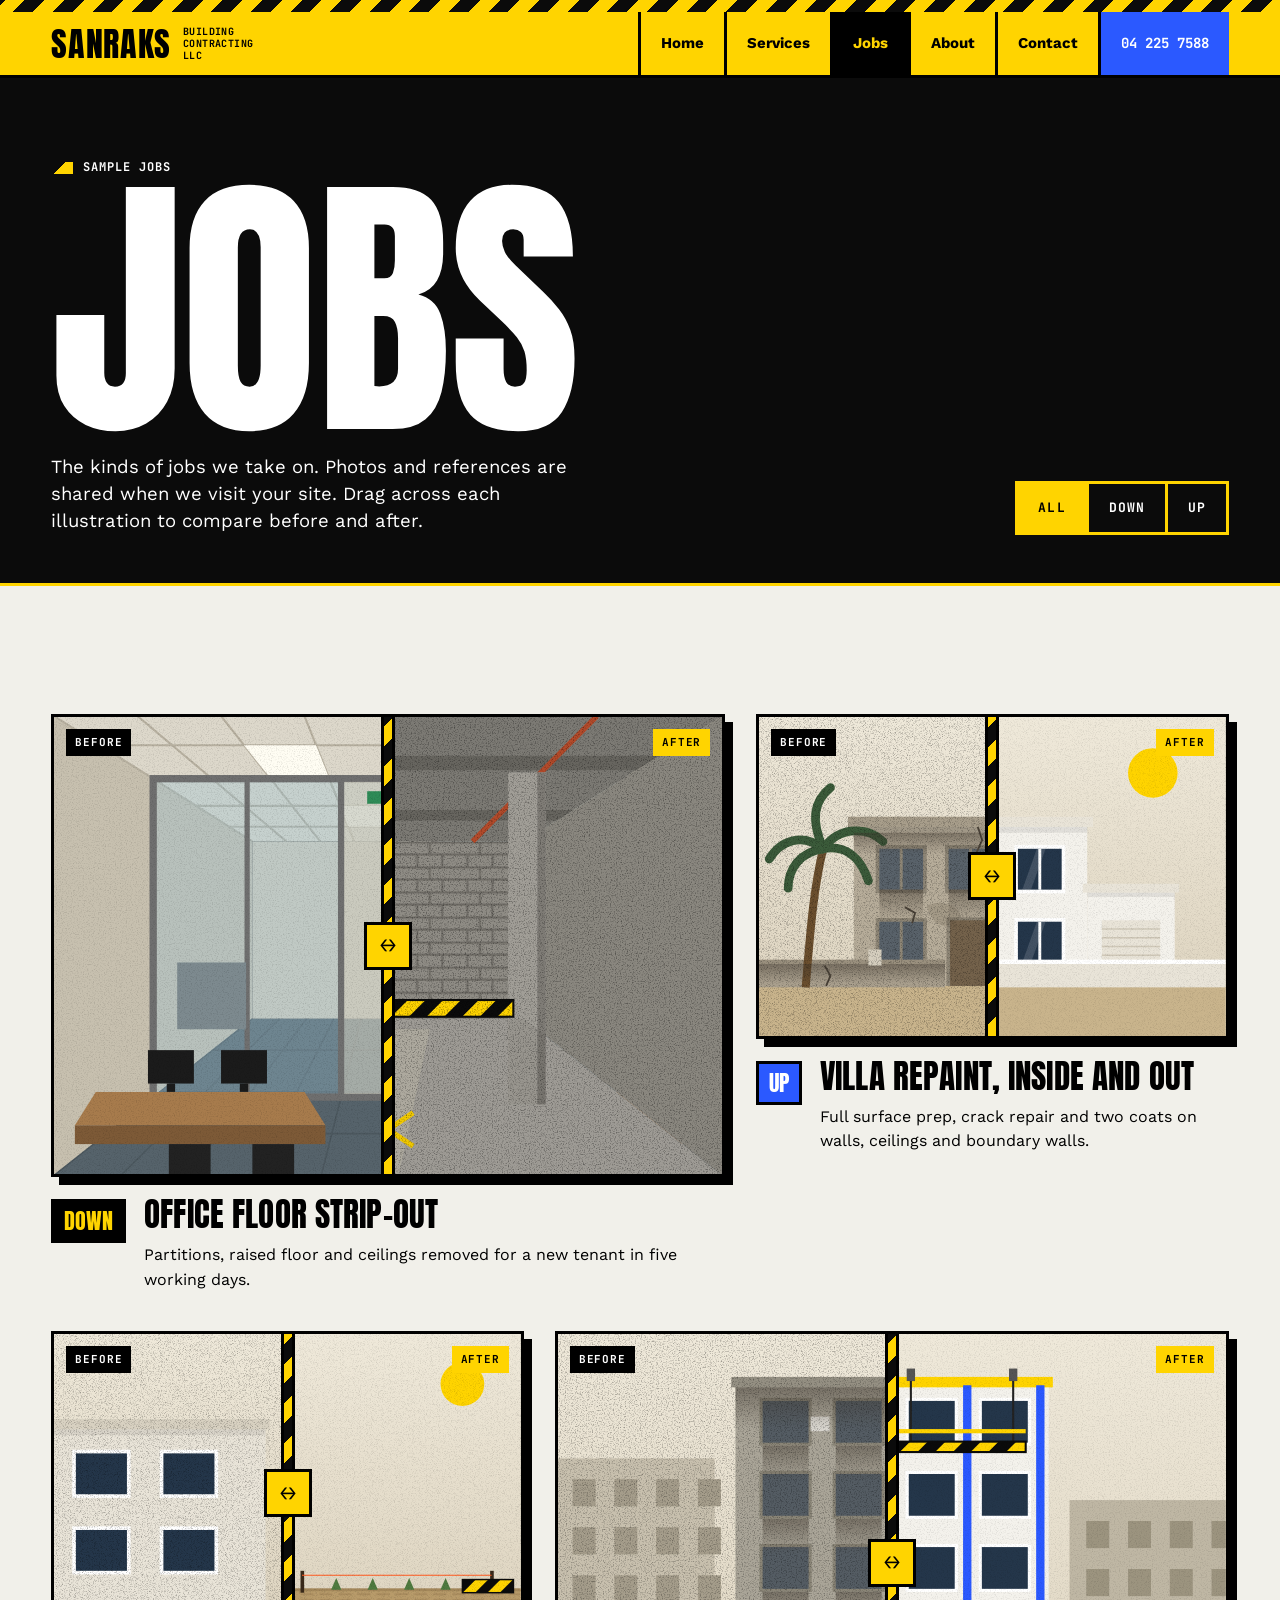
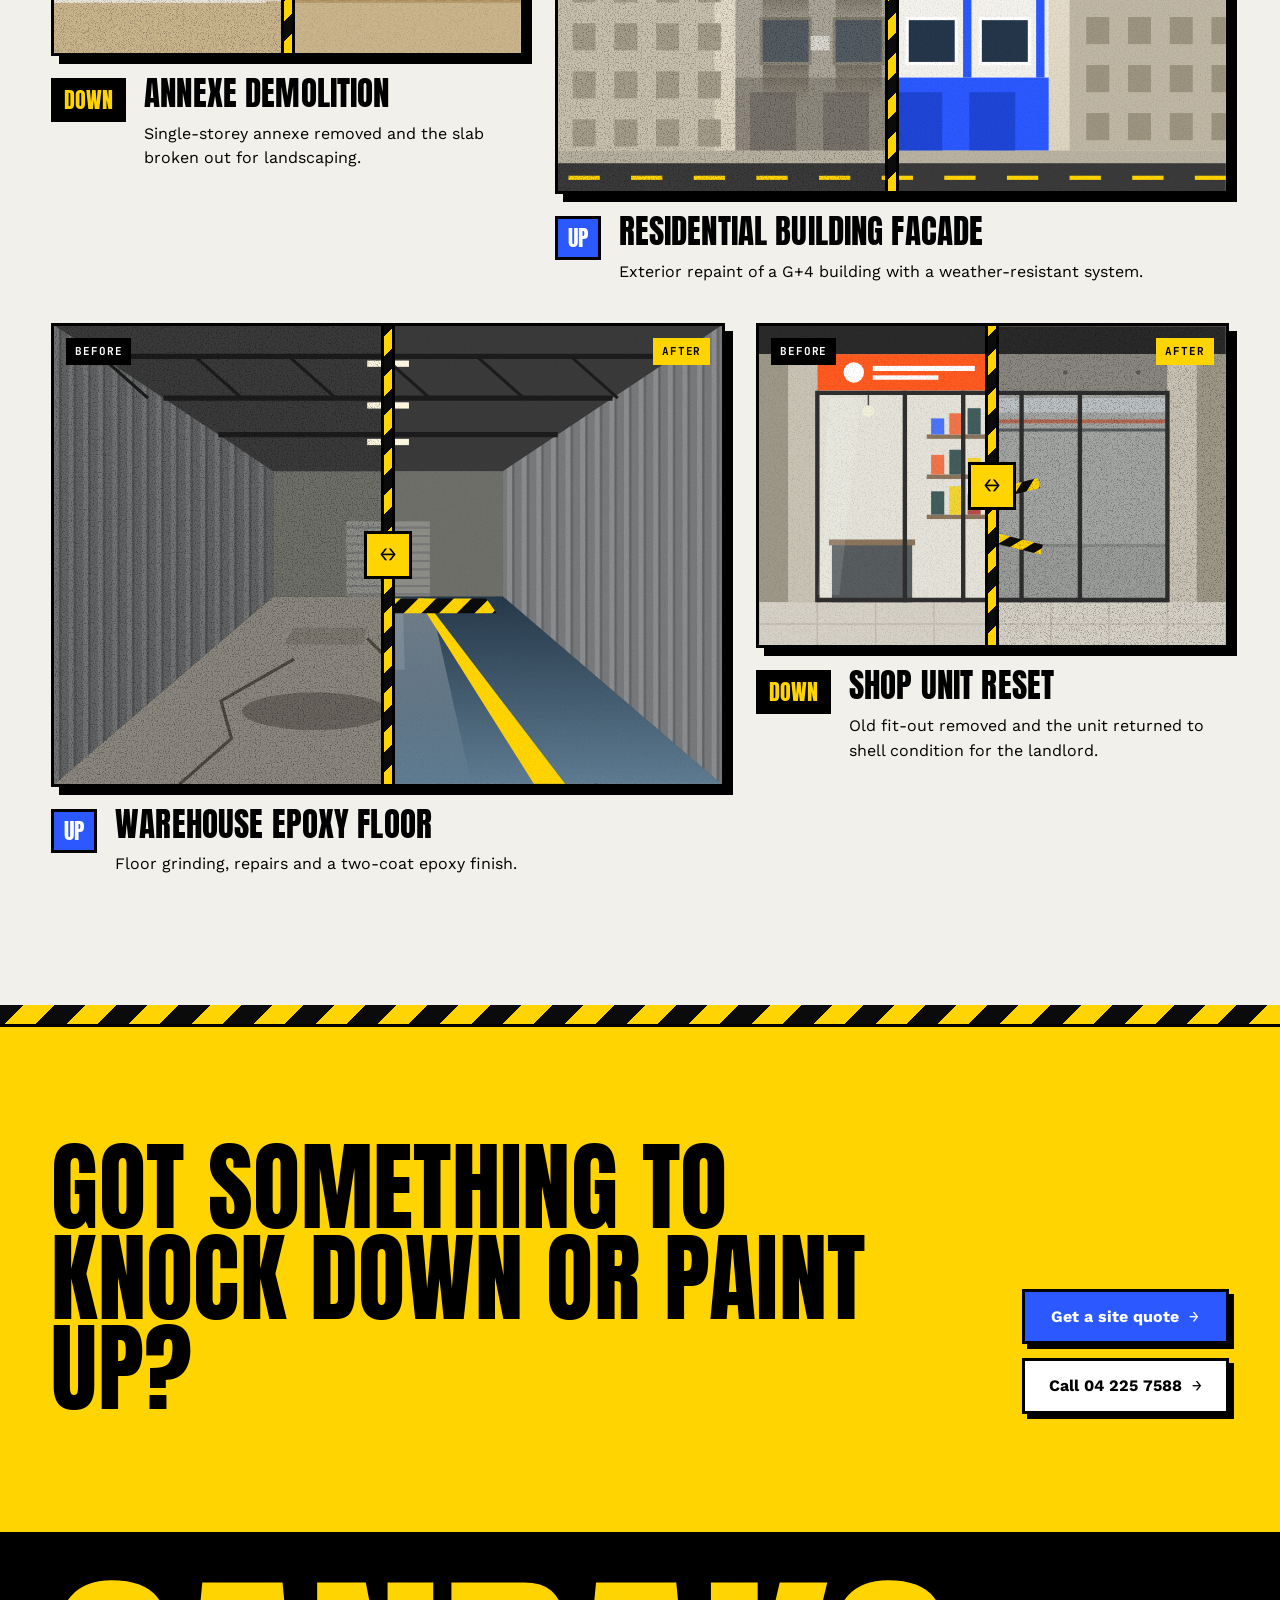
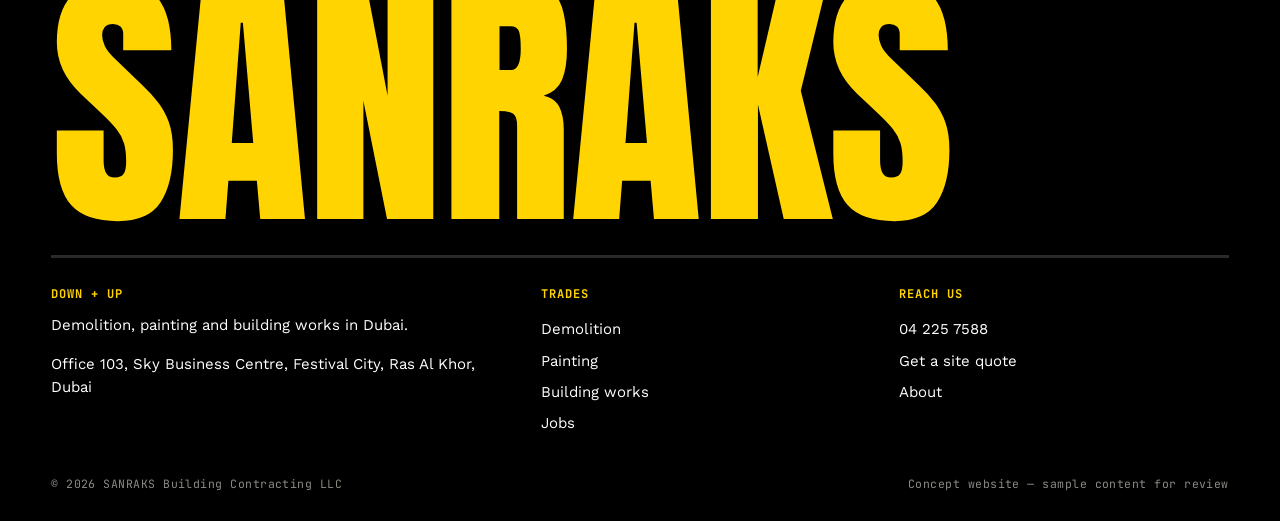
<file: projects.html>
<!doctype html>
<html lang="en">
<head>
<meta charset="utf-8">
<meta name="viewport" content="width=device-width, initial-scale=1, viewport-fit=cover">
<title>Jobs | SANRAKS Building Contracting</title>
<meta name="description" content="Sample demolition, strip-out and painting jobs.">
<meta name="theme-color" content="#FFD400">
<meta property="og:title" content="Jobs | SANRAKS Building Contracting">
<meta property="og:description" content="Sample demolition, strip-out and painting jobs.">
<link rel="icon" href="favicon.svg" type="image/svg+xml">
<script>(function(d){d.className+=' js';try{var s=sessionStorage;if(s.getItem('sk-wipe')){d.className+=' wipe-in';s.removeItem('sk-wipe')}else if(!s.getItem('sk-seen')){d.className+=' first-load';s.setItem('sk-seen','1')}}catch(e){}})(document.documentElement)</script>
<link rel="preconnect" href="https://fonts.googleapis.com">
<link rel="preconnect" href="https://fonts.gstatic.com" crossorigin>
<link href="https://fonts.googleapis.com/css2?family=Anton&family=JetBrains+Mono:wght@500;700&family=Work+Sans:wght@400;500;600;700&display=swap" rel="stylesheet">
<link rel="stylesheet" href="assets/css/style.css">
</head>
<body class="page-projects">
<div class="loader" aria-hidden="true"><div class="ld-bar"></div><div class="ld-band ld-a"></div><div class="ld-band ld-b"></div><div class="ld-count"><span>3</span><span>2</span><span>1</span></div><div class="ld-meta"><span>SANRAKS</span><span>Clearing site</span></div></div>
<div class="shutter" aria-hidden="true"><i></i><i></i><i></i><i></i><i></i></div>
<a class="skip" href="#main">Skip to content</a>
<div class="tape" aria-hidden="true"></div><header class="hdr" data-header><div class="wrap">
  <a class="brand" href="index.html" aria-label="SANRAKS Building Contracting home">SANRAKS<small>Building Contracting LLC</small></a>
  <button class="menu-btn" data-menu-toggle aria-expanded="false" aria-controls="nav">Menu</button>
  <nav class="nav" id="nav" data-menu aria-label="Main"><a href="index.html">Home</a><a href="services.html">Services</a><a href="projects.html" aria-current="page">Jobs</a><a href="about.html">About</a><a href="contact.html">Contact</a><a class="call" href="tel:+97142257588">04 225 7588</a></nav>
</div></header>
<main id="main">
<svg class="sr-only" width="0" height="0" aria-hidden="true" focusable="false"><defs>
<pattern id="sk-hz" width="24" height="24" patternUnits="userSpaceOnUse" patternTransform="rotate(45)"><rect width="12" height="24" fill="#FFD400"/><rect x="12" width="12" height="24" fill="#0b0b0b"/></pattern>
<filter id="sk-grit" x="0" y="0" width="100%" height="100%"><feTurbulence type="fractalNoise" baseFrequency=".85" numOctaves="2" seed="4"/><feColorMatrix values="0 0 0 0 0  0 0 0 0 0  0 0 0 0 0  2.6 0 0 0 -1.25"/></filter>
<pattern id="sk-blocks" width="48" height="24" patternUnits="userSpaceOnUse"><rect width="48" height="24" fill="#8f8c85"/><path d="M0 1H48M24 0V12M0 12.5H48M12 12V24M36 12V24" stroke="#706d67" stroke-width="2"/></pattern>
<pattern id="sk-corr" width="14" height="10" patternUnits="userSpaceOnUse"><rect width="14" height="10" fill="#77797a"/><rect width="5" height="10" fill="#8a8c8d"/><rect x="5" width="2" height="10" fill="#5f6162"/></pattern>
<pattern id="sk-rake" width="26" height="8" patternUnits="userSpaceOnUse"><rect width="26" height="8" fill="#b89b6a"/><path d="M0 6H18" stroke="#a3875a" stroke-width="2"/></pattern>
<linearGradient id="sk-sky" x1="0" y1="0" x2="0" y2="1"><stop offset="0" stop-color="#efe9da"/><stop offset="1" stop-color="#dcd2bd"/></linearGradient>
<linearGradient id="sk-epoxy" x1="0" y1="0" x2="0" y2="1"><stop offset="0" stop-color="#26394a"/><stop offset="1" stop-color="#5f7c92"/></linearGradient>
<linearGradient id="sk-streak" x1="0" y1="0" x2="0" y2="1"><stop offset="0" stop-color="#3b332a" stop-opacity=".45"/><stop offset="1" stop-color="#3b332a" stop-opacity="0"/></linearGradient>
<linearGradient id="sk-refl" x1="0" y1="0" x2="0" y2="1"><stop offset="0" stop-color="#fff" stop-opacity=".35"/><stop offset="1" stop-color="#fff" stop-opacity="0"/></linearGradient>
</defs></svg>
<section class="thead"><div class="wrap">
  <p class="kicker">Sample jobs</p>
  <h1>Jobs</h1>
  <div class="row"><p class="lede">The kinds of jobs we take on. Photos and references are shared when we visit your site. Drag across each illustration to compare before and after.</p>
    <div><div class="filters" role="group" aria-label="Filter jobs"><button type="button" data-filter="all" aria-pressed="true">All</button><button type="button" data-filter="down" aria-pressed="false">Down</button><button type="button" data-filter="up" aria-pressed="false">Up</button></div><p class="sr-only" data-filter-status role="status" aria-live="polite"></p></div>
  </div>
</div></section>
<section class="sec paper on-light"><div class="wrap">
  <div class="gallery">
<article class="case" data-kind="down">
  <figure class="ba" data-ba>
    <div class="ba-layer ba-before"><svg viewBox="0 0 640 440" preserveAspectRatio="xMidYMid slice" aria-hidden="true" focusable="false"><polygon points="0,0 640,0 450,120 190,120" fill="#ddd8cb"/><polygon points="0,0 190,120 190,290 0,440" fill="#c7c0af"/><polygon points="640,0 450,120 450,290 640,440" fill="#b9b2a1"/><rect x="190" y="120" width="260" height="170" fill="#d3ccbb"/><polygon points="0,440 640,440 450,290 190,290" fill="#56636b"/><line x1="0" y1="0" x2="190" y2="120" stroke="#b7b0a0" stroke-width="2"/><line x1="80" y1="0" x2="222.5" y2="120" stroke="#b7b0a0" stroke-width="2"/><line x1="160" y1="0" x2="255" y2="120" stroke="#b7b0a0" stroke-width="2"/><line x1="240" y1="0" x2="287.5" y2="120" stroke="#b7b0a0" stroke-width="2"/><line x1="320" y1="0" x2="320" y2="120" stroke="#b7b0a0" stroke-width="2"/><line x1="400" y1="0" x2="352.5" y2="120" stroke="#b7b0a0" stroke-width="2"/><line x1="480" y1="0" x2="385" y2="120" stroke="#b7b0a0" stroke-width="2"/><line x1="560" y1="0" x2="417.5" y2="120" stroke="#b7b0a0" stroke-width="2"/><line x1="640" y1="0" x2="450" y2="120" stroke="#b7b0a0" stroke-width="2"/><line x1="44.3333" y1="28" x2="595.667" y2="28" stroke="#b7b0a0" stroke-width="2"/><line x1="91.8333" y1="58" x2="548.167" y2="58" stroke="#b7b0a0" stroke-width="2"/><line x1="136.167" y1="86" x2="503.833" y2="86" stroke="#b7b0a0" stroke-width="2"/><line x1="167.833" y1="106" x2="472.167" y2="106" stroke="#b7b0a0" stroke-width="2"/><polygon points="182,28 251,28 263,58 206,58" fill="#fffdf3"/><polygon points="389,28 458,28 434,58 377,58" fill="#fffdf3"/><polygon points="274,86 366,86 358,106 282,106" fill="#fffdf3"/><line x1="0" y1="440" x2="190" y2="290" stroke="#4c585f" stroke-width="1.5"/><line x1="64" y1="440" x2="216" y2="290" stroke="#4c585f" stroke-width="1.5"/><line x1="128" y1="440" x2="242" y2="290" stroke="#4c585f" stroke-width="1.5"/><line x1="192" y1="440" x2="268" y2="290" stroke="#4c585f" stroke-width="1.5"/><line x1="256" y1="440" x2="294" y2="290" stroke="#4c585f" stroke-width="1.5"/><line x1="320" y1="440" x2="320" y2="290" stroke="#4c585f" stroke-width="1.5"/><line x1="384" y1="440" x2="346" y2="290" stroke="#4c585f" stroke-width="1.5"/><line x1="448" y1="440" x2="372" y2="290" stroke="#4c585f" stroke-width="1.5"/><line x1="512" y1="440" x2="398" y2="290" stroke="#4c585f" stroke-width="1.5"/><line x1="576" y1="440" x2="424" y2="290" stroke="#4c585f" stroke-width="1.5"/><line x1="640" y1="440" x2="450" y2="290" stroke="#4c585f" stroke-width="1.5"/><line x1="152" y1="320" x2="488" y2="320" stroke="#4c585f" stroke-width="1.5"/><line x1="101.333" y1="360" x2="538.667" y2="360" stroke="#4c585f" stroke-width="1.5"/><line x1="50.6667" y1="400" x2="589.333" y2="400" stroke="#4c585f" stroke-width="1.5"/><rect x="95" y="60" width="450" height="305" fill="#9cc3d5" opacity=".35"/><rect x="95" y="60" width="450" height="305" fill="none" stroke="#6f6f6f" stroke-width="7"/><line x1="185" y1="60" x2="185" y2="365" stroke="#6f6f6f" stroke-width="5"/><line x1="455" y1="60" x2="455" y2="365" stroke="#6f6f6f" stroke-width="5"/><rect x="275" y="60" width="90" height="305" fill="#d3ccbb" opacity=".55"/><rect x="275" y="60" width="90" height="305" fill="none" stroke="#6f6f6f" stroke-width="6"/><rect x="300" y="72" width="40" height="12" fill="#2e8b57"/><polygon points="118,236 184,236 184,300 118,300" fill="#7d8a8f"/><polygon points="456,236 522,236 522,300 456,300" fill="#7d8a8f"/><polygon points="40,360 240,360 260,392 20,392" fill="#a77b4c"/><rect x="20" y="392" width="240" height="18" fill="#7d5a37"/><rect x="90" y="320" width="44" height="32" fill="#1b1b1b"/><rect x="160" y="320" width="44" height="32" fill="#1b1b1b"/><rect x="108" y="352" width="8" height="8" fill="#1b1b1b"/><rect x="178" y="352" width="8" height="8" fill="#1b1b1b"/><rect x="110" y="410" width="40" height="30" fill="#222"/><rect x="190" y="410" width="40" height="30" fill="#222"/><polygon points="400,360 600,360 620,392 380,392" fill="#a77b4c"/><rect x="380" y="392" width="240" height="18" fill="#7d5a37"/><rect x="450" y="320" width="44" height="32" fill="#1b1b1b"/><rect x="520" y="320" width="44" height="32" fill="#1b1b1b"/><rect x="468" y="352" width="8" height="8" fill="#1b1b1b"/><rect x="538" y="352" width="8" height="8" fill="#1b1b1b"/><rect x="470" y="410" width="40" height="30" fill="#222"/><rect x="550" y="410" width="40" height="30" fill="#222"/><rect width="640" height="440" filter="url(#sk-grit)" opacity="0.12"/></svg></div>
    <div class="ba-layer ba-after"><svg viewBox="0 0 640 440" preserveAspectRatio="xMidYMid slice" aria-hidden="true" focusable="false"><polygon points="0,0 640,0 450,120 190,120" fill="#7c7a74"/><polygon points="0,0 190,120 190,290 0,440" fill="#96938b"/><polygon points="640,0 450,120 450,290 640,440" fill="#8a877f"/><rect x="190" y="120" width="260" height="170" fill="url(#sk-blocks)"/><polygon points="0,440 640,440 450,290 190,290" fill="#a8a59e"/><polygon points="60.1667,38 579.833,38 557.667,52 82.3333,52" fill="#67655f"/><polygon points="142.5,90 497.5,90 481.667,100 158.333,100" fill="#67655f"/><line x1="120" y1="0" x2="238" y2="120" stroke="#2f2f2f" stroke-width="7"/><line x1="520" y1="0" x2="401" y2="120" stroke="#b24a2a" stroke-width="5"/><polygon points="150,440 330,440 360,300 300,300" fill="#fff3d4" opacity=".18"/><rect x="170" y="54" width="36" height="318" fill="#a19e97"/><rect x="198" y="54" width="8" height="318" fill="#7f7c76"/><rect x="435" y="54" width="36" height="318" fill="#a19e97"/><rect x="463" y="54" width="8" height="318" fill="#7f7c76"/><rect x="200" y="272" width="240" height="16" fill="url(#sk-hz)"/><rect x="200" y="272" width="240" height="16" fill="none" stroke="#0b0b0b" stroke-width="2"/><line x1="296" y1="380" x2="344" y2="412" stroke="#FFD400" stroke-width="5"/><line x1="344" y1="380" x2="296" y2="412" stroke="#FFD400" stroke-width="5"/><polygon points="0,440 640,440 450,290 190,290" fill="#000" opacity=".06"/><rect width="640" height="440" filter="url(#sk-grit)" opacity="0.40"/></svg></div>
    <div class="ba-handle" aria-hidden="true"></div>
    <span class="ba-tag b" aria-hidden="true">Before</span><span class="ba-tag a" aria-hidden="true">After</span>
    <input class="ba-range" type="range" min="0" max="100" value="50" aria-label="Before and after slider: Office floor strip-out">
    <figcaption class="sr-only">Illustration. Office floor before: ceiling grid, glass partitions and desks. After: bare concrete shell with exposed slab and columns.</figcaption>
  </figure>
  <div class="case-body"><span class="tag">Down</span><h3>Office floor strip-out</h3><p>Partitions, raised floor and ceilings removed for a new tenant in five working days.</p></div>
</article>
<article class="case" data-kind="up">
  <figure class="ba" data-ba>
    <div class="ba-layer ba-before"><svg viewBox="0 0 640 440" preserveAspectRatio="xMidYMid slice" aria-hidden="true" focusable="false"><rect x="0" y="0" width="640" height="440" fill="url(#sk-sky)"/><circle cx="540" cy="78" r="34" fill="#FFD400"/><rect x="0" y="368" width="640" height="72" fill="#c9b48c"/><rect x="130" y="150" width="320" height="220" fill="#b7ad9a"/><rect x="122" y="138" width="336" height="14" fill="#a89e8b"/><rect x="450" y="240" width="120" height="130" fill="#b7ad9a"/><rect x="444" y="230" width="132" height="12" fill="#a89e8b"/><rect x="130" y="152" width="320" height="8" fill="#000" opacity=".12"/><rect x="450" y="242" width="120" height="6" fill="#000" opacity=".12"/><rect x="160" y="177" width="70" height="66" fill="#8e8676"/><rect x="165" y="182" width="60" height="56" fill="#59626a"/><line x1="195" y1="182" x2="195" y2="238" stroke="#8e8676" stroke-width="4"/><rect x="255" y="177" width="70" height="66" fill="#8e8676"/><rect x="260" y="182" width="60" height="56" fill="#59626a"/><line x1="290" y1="182" x2="290" y2="238" stroke="#8e8676" stroke-width="4"/><rect x="350" y="177" width="70" height="66" fill="#8e8676"/><rect x="355" y="182" width="60" height="56" fill="#59626a"/><line x1="385" y1="182" x2="385" y2="238" stroke="#8e8676" stroke-width="4"/><rect x="160" y="277" width="70" height="66" fill="#8e8676"/><rect x="165" y="282" width="60" height="56" fill="#59626a"/><line x1="195" y1="282" x2="195" y2="338" stroke="#8e8676" stroke-width="4"/><rect x="350" y="277" width="70" height="66" fill="#8e8676"/><rect x="355" y="282" width="60" height="56" fill="#59626a"/><line x1="385" y1="282" x2="385" y2="338" stroke="#8e8676" stroke-width="4"/><rect x="257" y="276" width="66" height="94" fill="#8e8676"/><rect x="262" y="280" width="56" height="90" fill="#74624b"/><rect x="470" y="280" width="80" height="90" fill="#8f8574"/><line x1="470" y1="292" x2="550" y2="292" stroke="#7c7262" stroke-width="2"/><line x1="470" y1="304" x2="550" y2="304" stroke="#7c7262" stroke-width="2"/><line x1="470" y1="316" x2="550" y2="316" stroke="#7c7262" stroke-width="2"/><line x1="470" y1="328" x2="550" y2="328" stroke="#7c7262" stroke-width="2"/><line x1="470" y1="340" x2="550" y2="340" stroke="#7c7262" stroke-width="2"/><line x1="470" y1="352" x2="550" y2="352" stroke="#7c7262" stroke-width="2"/><line x1="470" y1="364" x2="550" y2="364" stroke="#7c7262" stroke-width="2"/><rect x="0" y="334" width="255" height="6" fill="#9a907e"/><rect x="0" y="340" width="255" height="32" fill="#a99f8d"/><rect x="325" y="334" width="315" height="6" fill="#9a907e"/><rect x="325" y="340" width="315" height="32" fill="#a99f8d"/><path d="M64 372 C70 300 74 240 88 182" stroke="#6b4f2e" stroke-width="11" fill="none"/><path d="M88 182 C60 160 30 170 14 196" stroke="#3b5b3a" stroke-width="12" fill="none" stroke-linecap="round"/><path d="M88 182 C110 150 150 152 170 172" stroke="#3b5b3a" stroke-width="12" fill="none" stroke-linecap="round"/><path d="M88 182 C70 140 76 116 98 98" stroke="#3b5b3a" stroke-width="12" fill="none" stroke-linecap="round"/><path d="M88 182 C120 176 140 196 150 226" stroke="#3b5b3a" stroke-width="12" fill="none" stroke-linecap="round"/><path d="M88 182 C56 186 40 210 40 236" stroke="#3b5b3a" stroke-width="12" fill="none" stroke-linecap="round"/><rect x="165" y="238" width="60" height="44" fill="url(#sk-streak)"/><rect x="165" y="338" width="60" height="0.1" fill="none"/><rect x="355" y="238" width="60" height="44" fill="url(#sk-streak)"/><rect x="355" y="338" width="60" height="0.1" fill="none"/><rect x="260" y="238" width="60" height="44" fill="url(#sk-streak)"/><rect x="260" y="338" width="60" height="0.1" fill="none"/><rect x="130" y="160" width="320" height="30" fill="url(#sk-streak)"/><rect x="0" y="340" width="255" height="26" fill="url(#sk-streak)"/><rect x="325" y="340" width="315" height="26" fill="url(#sk-streak)"/><path d="M300 152 L306 170 L298 188 L309 205 L303 222" stroke="#4a4238" stroke-width="2.5" fill="none"/><path d="M455 250 L448 268 L458 290 L452 312" stroke="#4a4238" stroke-width="2.5" fill="none"/><path d="M200 262 L214 270 L210 284" stroke="#4a4238" stroke-width="2.5" fill="none"/><path d="M90 342 L98 356 L92 370" stroke="#4a4238" stroke-width="2.5" fill="none"/><path d="M420 342 L430 352 L426 368" stroke="#4a4238" stroke-width="2.5" fill="none"/><rect x="392" y="300" width="26" height="18" fill="#d6cfbf"/><rect x="150" y="320" width="18" height="22" fill="#d6cfbf"/><rect x="500" y="250" width="30" height="14" fill="#d6cfbf"/><path d="M230 260 q20 -10 40 4 q14 12 -6 22 q-24 8 -34 -26z" fill="#504232" opacity=".18"/><rect width="640" height="440" filter="url(#sk-grit)" opacity="0.35"/></svg></div>
    <div class="ba-layer ba-after"><svg viewBox="0 0 640 440" preserveAspectRatio="xMidYMid slice" aria-hidden="true" focusable="false"><rect x="0" y="0" width="640" height="440" fill="url(#sk-sky)"/><circle cx="540" cy="78" r="34" fill="#FFD400"/><rect x="0" y="368" width="640" height="72" fill="#c9b48c"/><rect x="130" y="150" width="320" height="220" fill="#F4F2EC"/><rect x="122" y="138" width="336" height="14" fill="#E9E4D8"/><rect x="450" y="240" width="120" height="130" fill="#F4F2EC"/><rect x="444" y="230" width="132" height="12" fill="#E9E4D8"/><rect x="130" y="152" width="320" height="8" fill="#000" opacity=".08"/><rect x="450" y="242" width="120" height="6" fill="#000" opacity=".08"/><rect x="160" y="177" width="70" height="66" fill="#FFFFFF"/><rect x="165" y="182" width="60" height="56" fill="#24364a"/><line x1="195" y1="182" x2="195" y2="238" stroke="#FFFFFF" stroke-width="4"/><polygon points="171,238 191,182 203,182 183,238" fill="#fff" opacity=".14"/><rect x="255" y="177" width="70" height="66" fill="#FFFFFF"/><rect x="260" y="182" width="60" height="56" fill="#24364a"/><line x1="290" y1="182" x2="290" y2="238" stroke="#FFFFFF" stroke-width="4"/><polygon points="266,238 286,182 298,182 278,238" fill="#fff" opacity=".14"/><rect x="350" y="177" width="70" height="66" fill="#FFFFFF"/><rect x="355" y="182" width="60" height="56" fill="#24364a"/><line x1="385" y1="182" x2="385" y2="238" stroke="#FFFFFF" stroke-width="4"/><polygon points="361,238 381,182 393,182 373,238" fill="#fff" opacity=".14"/><rect x="160" y="277" width="70" height="66" fill="#FFFFFF"/><rect x="165" y="282" width="60" height="56" fill="#24364a"/><line x1="195" y1="282" x2="195" y2="338" stroke="#FFFFFF" stroke-width="4"/><polygon points="171,338 191,282 203,282 183,338" fill="#fff" opacity=".14"/><rect x="350" y="277" width="70" height="66" fill="#FFFFFF"/><rect x="355" y="282" width="60" height="56" fill="#24364a"/><line x1="385" y1="282" x2="385" y2="338" stroke="#FFFFFF" stroke-width="4"/><polygon points="361,338 381,282 393,282 373,338" fill="#fff" opacity=".14"/><rect x="257" y="276" width="66" height="94" fill="#FFFFFF"/><rect x="262" y="280" width="56" height="90" fill="#2B59FF"/><rect x="470" y="280" width="80" height="90" fill="#E9E4D8"/><line x1="470" y1="292" x2="550" y2="292" stroke="#cfc8b8" stroke-width="2"/><line x1="470" y1="304" x2="550" y2="304" stroke="#cfc8b8" stroke-width="2"/><line x1="470" y1="316" x2="550" y2="316" stroke="#cfc8b8" stroke-width="2"/><line x1="470" y1="328" x2="550" y2="328" stroke="#cfc8b8" stroke-width="2"/><line x1="470" y1="340" x2="550" y2="340" stroke="#cfc8b8" stroke-width="2"/><line x1="470" y1="352" x2="550" y2="352" stroke="#cfc8b8" stroke-width="2"/><line x1="470" y1="364" x2="550" y2="364" stroke="#cfc8b8" stroke-width="2"/><rect x="0" y="334" width="255" height="6" fill="#FFFFFF"/><rect x="0" y="340" width="255" height="32" fill="#E9E4D8"/><rect x="325" y="334" width="315" height="6" fill="#FFFFFF"/><rect x="325" y="340" width="315" height="32" fill="#E9E4D8"/><path d="M64 372 C70 300 74 240 88 182" stroke="#6b4f2e" stroke-width="11" fill="none"/><path d="M88 182 C60 160 30 170 14 196" stroke="#3b5b3a" stroke-width="12" fill="none" stroke-linecap="round"/><path d="M88 182 C110 150 150 152 170 172" stroke="#3b5b3a" stroke-width="12" fill="none" stroke-linecap="round"/><path d="M88 182 C70 140 76 116 98 98" stroke="#3b5b3a" stroke-width="12" fill="none" stroke-linecap="round"/><path d="M88 182 C120 176 140 196 150 226" stroke="#3b5b3a" stroke-width="12" fill="none" stroke-linecap="round"/><path d="M88 182 C56 186 40 210 40 236" stroke="#3b5b3a" stroke-width="12" fill="none" stroke-linecap="round"/><rect x="285" y="318" width="8" height="8" fill="#FFD400"/><rect width="640" height="440" filter="url(#sk-grit)" opacity="0.10"/></svg></div>
    <div class="ba-handle" aria-hidden="true"></div>
    <span class="ba-tag b" aria-hidden="true">Before</span><span class="ba-tag a" aria-hidden="true">After</span>
    <input class="ba-range" type="range" min="0" max="100" value="50" aria-label="Before and after slider: Villa repaint, inside and out">
    <figcaption class="sr-only">Illustration. Villa before: faded, stained and cracked walls. After: crisp white walls, sand trims and a blue door.</figcaption>
  </figure>
  <div class="case-body"><span class="tag paint">Up</span><h3>Villa repaint, inside and out</h3><p>Full surface prep, crack repair and two coats on walls, ceilings and boundary walls.</p></div>
</article>
<article class="case" data-kind="down">
  <figure class="ba" data-ba>
    <div class="ba-layer ba-before"><svg viewBox="0 0 640 440" preserveAspectRatio="xMidYMid slice" aria-hidden="true" focusable="false"><rect x="0" y="0" width="640" height="440" fill="url(#sk-sky)"/><circle cx="560" cy="70" r="30" fill="#FFD400"/><rect x="0" y="368" width="640" height="72" fill="#c9b48c"/><rect x="-10" y="130" width="300" height="240" fill="#E9E4D8"/><rect x="-14" y="118" width="310" height="14" fill="#d8d1c1"/><rect x="-10" y="132" width="300" height="8" fill="#000" opacity=".07"/><rect x="25" y="160" width="80" height="66" fill="#fff"/><rect x="30" y="165" width="70" height="56" fill="#24364a"/><rect x="145" y="160" width="80" height="66" fill="#fff"/><rect x="150" y="165" width="70" height="56" fill="#24364a"/><rect x="25" y="265" width="80" height="66" fill="#fff"/><rect x="30" y="270" width="70" height="56" fill="#24364a"/><rect x="145" y="265" width="80" height="66" fill="#fff"/><rect x="150" y="270" width="70" height="56" fill="#24364a"/><rect x="320" y="240" width="280" height="130" fill="#b3aa98"/><rect x="310" y="228" width="300" height="14" fill="#9d9482"/><rect x="320" y="242" width="280" height="22" fill="url(#sk-streak)"/><rect x="360" y="290" width="46" height="80" fill="#6d5d47"/><rect x="448" y="272" width="74" height="50" fill="#8a8170"/><rect x="452" y="276" width="66" height="42" fill="#5d666c"/><rect x="540" y="254" width="44" height="28" fill="#cfcac0"/><circle cx="562" cy="268" r="9" fill="#8f8a80"/><path d="M420 242 L428 262 L420 280 L430 300" stroke="#4a4238" stroke-width="2.5" fill="none"/><path d="M590 300 L580 318 L588 340" stroke="#4a4238" stroke-width="2.5" fill="none"/><rect x="320" y="360" width="280" height="10" fill="#8e8572"/><rect width="640" height="440" filter="url(#sk-grit)" opacity="0.32"/></svg></div>
    <div class="ba-layer ba-after"><svg viewBox="0 0 640 440" preserveAspectRatio="xMidYMid slice" aria-hidden="true" focusable="false"><rect x="0" y="0" width="640" height="440" fill="url(#sk-sky)"/><circle cx="560" cy="70" r="30" fill="#FFD400"/><rect x="0" y="368" width="640" height="72" fill="#c9b48c"/><rect x="-10" y="130" width="300" height="240" fill="#E9E4D8"/><rect x="-14" y="118" width="310" height="14" fill="#d8d1c1"/><rect x="-10" y="132" width="300" height="8" fill="#000" opacity=".07"/><rect x="25" y="160" width="80" height="66" fill="#fff"/><rect x="30" y="165" width="70" height="56" fill="#24364a"/><rect x="145" y="160" width="80" height="66" fill="#fff"/><rect x="150" y="165" width="70" height="56" fill="#24364a"/><rect x="25" y="265" width="80" height="66" fill="#fff"/><rect x="30" y="270" width="70" height="56" fill="#24364a"/><rect x="145" y="265" width="80" height="66" fill="#fff"/><rect x="150" y="270" width="70" height="56" fill="#24364a"/><rect x="300" y="352" width="340" height="18" fill="url(#sk-rake)"/><rect x="300" y="350" width="340" height="4" fill="#a3875a"/><rect x="338" y="326" width="5" height="30" fill="#3a2a1a"/><rect x="598" y="326" width="5" height="30" fill="#3a2a1a"/><line x1="340" y1="332" x2="600" y2="332" stroke="#FF5A1F" stroke-width="1.5"/><polygon points="380,352 387,336 394,352" fill="#4f7a3f"/><polygon points="430,352 437,336 444,352" fill="#4f7a3f"/><polygon points="480,352 487,336 494,352" fill="#4f7a3f"/><polygon points="530,352 537,336 544,352" fill="#4f7a3f"/><rect x="300" y="300" width="4" height="52" fill="#000" opacity=".08"/><rect x="560" y="338" width="70" height="18" fill="url(#sk-hz)"/><rect x="560" y="338" width="70" height="18" fill="none" stroke="#0b0b0b" stroke-width="2"/><rect width="640" height="440" filter="url(#sk-grit)" opacity="0.12"/></svg></div>
    <div class="ba-handle" aria-hidden="true"></div>
    <span class="ba-tag b" aria-hidden="true">Before</span><span class="ba-tag a" aria-hidden="true">After</span>
    <input class="ba-range" type="range" min="0" max="100" value="50" aria-label="Before and after slider: Annexe demolition">
    <figcaption class="sr-only">Illustration. Before: a single-storey annexe beside a villa. After: the annexe gone and the ground levelled for landscaping.</figcaption>
  </figure>
  <div class="case-body"><span class="tag">Down</span><h3>Annexe demolition</h3><p>Single-storey annexe removed and the slab broken out for landscaping.</p></div>
</article>
<article class="case" data-kind="up">
  <figure class="ba" data-ba>
    <div class="ba-layer ba-before"><svg viewBox="0 0 640 440" preserveAspectRatio="xMidYMid slice" aria-hidden="true" focusable="false"><rect x="0" y="0" width="640" height="440" fill="url(#sk-sky)"/><rect x="0" y="120" width="150" height="280" fill="#c8c0ae"/><rect x="490" y="160" width="150" height="240" fill="#bfb7a4"/><rect x="14" y="140" width="22" height="26" fill="#a59d8b"/><rect x="14" y="186" width="22" height="26" fill="#a59d8b"/><rect x="14" y="232" width="22" height="26" fill="#a59d8b"/><rect x="14" y="278" width="22" height="26" fill="#a59d8b"/><rect x="14" y="324" width="22" height="26" fill="#a59d8b"/><rect x="14" y="370" width="22" height="26" fill="#a59d8b"/><rect x="54" y="140" width="22" height="26" fill="#a59d8b"/><rect x="54" y="186" width="22" height="26" fill="#a59d8b"/><rect x="54" y="232" width="22" height="26" fill="#a59d8b"/><rect x="54" y="278" width="22" height="26" fill="#a59d8b"/><rect x="54" y="324" width="22" height="26" fill="#a59d8b"/><rect x="54" y="370" width="22" height="26" fill="#a59d8b"/><rect x="94" y="140" width="22" height="26" fill="#a59d8b"/><rect x="94" y="186" width="22" height="26" fill="#a59d8b"/><rect x="94" y="232" width="22" height="26" fill="#a59d8b"/><rect x="94" y="278" width="22" height="26" fill="#a59d8b"/><rect x="94" y="324" width="22" height="26" fill="#a59d8b"/><rect x="94" y="370" width="22" height="26" fill="#a59d8b"/><rect x="134" y="140" width="22" height="26" fill="#a59d8b"/><rect x="134" y="186" width="22" height="26" fill="#a59d8b"/><rect x="134" y="232" width="22" height="26" fill="#a59d8b"/><rect x="134" y="278" width="22" height="26" fill="#a59d8b"/><rect x="134" y="324" width="22" height="26" fill="#a59d8b"/><rect x="134" y="370" width="22" height="26" fill="#a59d8b"/><rect x="506" y="180" width="22" height="26" fill="#9c947f"/><rect x="506" y="226" width="22" height="26" fill="#9c947f"/><rect x="506" y="272" width="22" height="26" fill="#9c947f"/><rect x="506" y="318" width="22" height="26" fill="#9c947f"/><rect x="506" y="364" width="22" height="26" fill="#9c947f"/><rect x="546" y="180" width="22" height="26" fill="#9c947f"/><rect x="546" y="226" width="22" height="26" fill="#9c947f"/><rect x="546" y="272" width="22" height="26" fill="#9c947f"/><rect x="546" y="318" width="22" height="26" fill="#9c947f"/><rect x="546" y="364" width="22" height="26" fill="#9c947f"/><rect x="586" y="180" width="22" height="26" fill="#9c947f"/><rect x="586" y="226" width="22" height="26" fill="#9c947f"/><rect x="586" y="272" width="22" height="26" fill="#9c947f"/><rect x="586" y="318" width="22" height="26" fill="#9c947f"/><rect x="586" y="364" width="22" height="26" fill="#9c947f"/><rect x="626" y="180" width="22" height="26" fill="#9c947f"/><rect x="626" y="226" width="22" height="26" fill="#9c947f"/><rect x="626" y="272" width="22" height="26" fill="#9c947f"/><rect x="626" y="318" width="22" height="26" fill="#9c947f"/><rect x="626" y="364" width="22" height="26" fill="#9c947f"/><rect x="170" y="50" width="300" height="350" fill="#aaa598"/><rect x="166" y="42" width="308" height="10" fill="#959083"/><rect x="170" y="330" width="300" height="70" fill="#8f8a7e"/><rect x="193" y="62" width="50" height="46" fill="#8a8577"/><rect x="196" y="65" width="44" height="40" fill="#545c63"/><rect x="263" y="62" width="50" height="46" fill="#8a8577"/><rect x="266" y="65" width="44" height="40" fill="#545c63"/><rect x="333" y="62" width="50" height="46" fill="#8a8577"/><rect x="336" y="65" width="44" height="40" fill="#545c63"/><rect x="403" y="62" width="50" height="46" fill="#8a8577"/><rect x="406" y="65" width="44" height="40" fill="#545c63"/><rect x="193" y="132" width="50" height="46" fill="#8a8577"/><rect x="196" y="135" width="44" height="40" fill="#545c63"/><rect x="263" y="132" width="50" height="46" fill="#8a8577"/><rect x="266" y="135" width="44" height="40" fill="#545c63"/><rect x="333" y="132" width="50" height="46" fill="#8a8577"/><rect x="336" y="135" width="44" height="40" fill="#545c63"/><rect x="403" y="132" width="50" height="46" fill="#8a8577"/><rect x="406" y="135" width="44" height="40" fill="#545c63"/><rect x="193" y="202" width="50" height="46" fill="#8a8577"/><rect x="196" y="205" width="44" height="40" fill="#545c63"/><rect x="263" y="202" width="50" height="46" fill="#8a8577"/><rect x="266" y="205" width="44" height="40" fill="#545c63"/><rect x="333" y="202" width="50" height="46" fill="#8a8577"/><rect x="336" y="205" width="44" height="40" fill="#545c63"/><rect x="403" y="202" width="50" height="46" fill="#8a8577"/><rect x="406" y="205" width="44" height="40" fill="#545c63"/><rect x="193" y="272" width="50" height="46" fill="#8a8577"/><rect x="196" y="275" width="44" height="40" fill="#545c63"/><rect x="263" y="272" width="50" height="46" fill="#8a8577"/><rect x="266" y="275" width="44" height="40" fill="#545c63"/><rect x="333" y="272" width="50" height="46" fill="#8a8577"/><rect x="336" y="275" width="44" height="40" fill="#545c63"/><rect x="403" y="272" width="50" height="46" fill="#8a8577"/><rect x="406" y="275" width="44" height="40" fill="#545c63"/><rect x="184" y="344" width="44" height="56" fill="#77726a"/><rect x="254" y="344" width="44" height="56" fill="#77726a"/><rect x="324" y="344" width="44" height="56" fill="#77726a"/><rect x="394" y="344" width="44" height="56" fill="#77726a"/><rect x="464" y="344" width="0" height="56" fill="#77726a"/><rect x="0" y="400" width="640" height="12" fill="#b9b2a3"/><rect x="0" y="412" width="640" height="28" fill="#3a3a3a"/><rect x="10" y="424" width="30" height="4" fill="#FFD400"/><rect x="70" y="424" width="30" height="4" fill="#FFD400"/><rect x="130" y="424" width="30" height="4" fill="#FFD400"/><rect x="190" y="424" width="30" height="4" fill="#FFD400"/><rect x="250" y="424" width="30" height="4" fill="#FFD400"/><rect x="310" y="424" width="30" height="4" fill="#FFD400"/><rect x="370" y="424" width="30" height="4" fill="#FFD400"/><rect x="430" y="424" width="30" height="4" fill="#FFD400"/><rect x="490" y="424" width="30" height="4" fill="#FFD400"/><rect x="550" y="424" width="30" height="4" fill="#FFD400"/><rect x="610" y="424" width="30" height="4" fill="#FFD400"/><rect x="196" y="108" width="44" height="34" fill="url(#sk-streak)"/><rect x="242" y="80" width="18" height="14" fill="#d9d6cf"/><rect x="266" y="108" width="44" height="34" fill="url(#sk-streak)"/><rect x="336" y="108" width="44" height="34" fill="url(#sk-streak)"/><rect x="406" y="108" width="44" height="34" fill="url(#sk-streak)"/><rect x="452" y="80" width="18" height="14" fill="#d9d6cf"/><rect x="196" y="178" width="44" height="34" fill="url(#sk-streak)"/><rect x="266" y="178" width="44" height="34" fill="url(#sk-streak)"/><rect x="336" y="178" width="44" height="34" fill="url(#sk-streak)"/><rect x="382" y="150" width="18" height="14" fill="#d9d6cf"/><rect x="406" y="178" width="44" height="34" fill="url(#sk-streak)"/><rect x="196" y="248" width="44" height="34" fill="url(#sk-streak)"/><rect x="266" y="248" width="44" height="34" fill="url(#sk-streak)"/><rect x="312" y="220" width="18" height="14" fill="#d9d6cf"/><rect x="336" y="248" width="44" height="34" fill="url(#sk-streak)"/><rect x="406" y="248" width="44" height="34" fill="url(#sk-streak)"/><rect x="196" y="318" width="44" height="34" fill="url(#sk-streak)"/><rect x="242" y="290" width="18" height="14" fill="#d9d6cf"/><rect x="266" y="318" width="44" height="34" fill="url(#sk-streak)"/><rect x="336" y="318" width="44" height="34" fill="url(#sk-streak)"/><rect x="406" y="318" width="44" height="34" fill="url(#sk-streak)"/><rect x="452" y="290" width="18" height="14" fill="#d9d6cf"/><rect x="170" y="52" width="300" height="40" fill="url(#sk-streak)"/><rect width="640" height="440" filter="url(#sk-grit)" opacity="0.35"/></svg></div>
    <div class="ba-layer ba-after"><svg viewBox="0 0 640 440" preserveAspectRatio="xMidYMid slice" aria-hidden="true" focusable="false"><rect x="0" y="0" width="640" height="440" fill="url(#sk-sky)"/><rect x="0" y="120" width="150" height="280" fill="#c8c0ae"/><rect x="490" y="160" width="150" height="240" fill="#bfb7a4"/><rect x="14" y="140" width="22" height="26" fill="#a59d8b"/><rect x="14" y="186" width="22" height="26" fill="#a59d8b"/><rect x="14" y="232" width="22" height="26" fill="#a59d8b"/><rect x="14" y="278" width="22" height="26" fill="#a59d8b"/><rect x="14" y="324" width="22" height="26" fill="#a59d8b"/><rect x="14" y="370" width="22" height="26" fill="#a59d8b"/><rect x="54" y="140" width="22" height="26" fill="#a59d8b"/><rect x="54" y="186" width="22" height="26" fill="#a59d8b"/><rect x="54" y="232" width="22" height="26" fill="#a59d8b"/><rect x="54" y="278" width="22" height="26" fill="#a59d8b"/><rect x="54" y="324" width="22" height="26" fill="#a59d8b"/><rect x="54" y="370" width="22" height="26" fill="#a59d8b"/><rect x="94" y="140" width="22" height="26" fill="#a59d8b"/><rect x="94" y="186" width="22" height="26" fill="#a59d8b"/><rect x="94" y="232" width="22" height="26" fill="#a59d8b"/><rect x="94" y="278" width="22" height="26" fill="#a59d8b"/><rect x="94" y="324" width="22" height="26" fill="#a59d8b"/><rect x="94" y="370" width="22" height="26" fill="#a59d8b"/><rect x="134" y="140" width="22" height="26" fill="#a59d8b"/><rect x="134" y="186" width="22" height="26" fill="#a59d8b"/><rect x="134" y="232" width="22" height="26" fill="#a59d8b"/><rect x="134" y="278" width="22" height="26" fill="#a59d8b"/><rect x="134" y="324" width="22" height="26" fill="#a59d8b"/><rect x="134" y="370" width="22" height="26" fill="#a59d8b"/><rect x="506" y="180" width="22" height="26" fill="#9c947f"/><rect x="506" y="226" width="22" height="26" fill="#9c947f"/><rect x="506" y="272" width="22" height="26" fill="#9c947f"/><rect x="506" y="318" width="22" height="26" fill="#9c947f"/><rect x="506" y="364" width="22" height="26" fill="#9c947f"/><rect x="546" y="180" width="22" height="26" fill="#9c947f"/><rect x="546" y="226" width="22" height="26" fill="#9c947f"/><rect x="546" y="272" width="22" height="26" fill="#9c947f"/><rect x="546" y="318" width="22" height="26" fill="#9c947f"/><rect x="546" y="364" width="22" height="26" fill="#9c947f"/><rect x="586" y="180" width="22" height="26" fill="#9c947f"/><rect x="586" y="226" width="22" height="26" fill="#9c947f"/><rect x="586" y="272" width="22" height="26" fill="#9c947f"/><rect x="586" y="318" width="22" height="26" fill="#9c947f"/><rect x="586" y="364" width="22" height="26" fill="#9c947f"/><rect x="626" y="180" width="22" height="26" fill="#9c947f"/><rect x="626" y="226" width="22" height="26" fill="#9c947f"/><rect x="626" y="272" width="22" height="26" fill="#9c947f"/><rect x="626" y="318" width="22" height="26" fill="#9c947f"/><rect x="626" y="364" width="22" height="26" fill="#9c947f"/><rect x="170" y="50" width="300" height="350" fill="#F4F2EC"/><rect x="166" y="42" width="308" height="10" fill="#FFD400"/><rect x="170" y="330" width="300" height="70" fill="#2B59FF"/><rect x="193" y="62" width="50" height="46" fill="#FFFFFF"/><rect x="196" y="65" width="44" height="40" fill="#24364a"/><rect x="263" y="62" width="50" height="46" fill="#FFFFFF"/><rect x="266" y="65" width="44" height="40" fill="#24364a"/><rect x="333" y="62" width="50" height="46" fill="#FFFFFF"/><rect x="336" y="65" width="44" height="40" fill="#24364a"/><rect x="403" y="62" width="50" height="46" fill="#FFFFFF"/><rect x="406" y="65" width="44" height="40" fill="#24364a"/><rect x="193" y="132" width="50" height="46" fill="#FFFFFF"/><rect x="196" y="135" width="44" height="40" fill="#24364a"/><rect x="263" y="132" width="50" height="46" fill="#FFFFFF"/><rect x="266" y="135" width="44" height="40" fill="#24364a"/><rect x="333" y="132" width="50" height="46" fill="#FFFFFF"/><rect x="336" y="135" width="44" height="40" fill="#24364a"/><rect x="403" y="132" width="50" height="46" fill="#FFFFFF"/><rect x="406" y="135" width="44" height="40" fill="#24364a"/><rect x="193" y="202" width="50" height="46" fill="#FFFFFF"/><rect x="196" y="205" width="44" height="40" fill="#24364a"/><rect x="263" y="202" width="50" height="46" fill="#FFFFFF"/><rect x="266" y="205" width="44" height="40" fill="#24364a"/><rect x="333" y="202" width="50" height="46" fill="#FFFFFF"/><rect x="336" y="205" width="44" height="40" fill="#24364a"/><rect x="403" y="202" width="50" height="46" fill="#FFFFFF"/><rect x="406" y="205" width="44" height="40" fill="#24364a"/><rect x="193" y="272" width="50" height="46" fill="#FFFFFF"/><rect x="196" y="275" width="44" height="40" fill="#24364a"/><rect x="263" y="272" width="50" height="46" fill="#FFFFFF"/><rect x="266" y="275" width="44" height="40" fill="#24364a"/><rect x="333" y="272" width="50" height="46" fill="#FFFFFF"/><rect x="336" y="275" width="44" height="40" fill="#24364a"/><rect x="403" y="272" width="50" height="46" fill="#FFFFFF"/><rect x="406" y="275" width="44" height="40" fill="#24364a"/><rect x="184" y="344" width="44" height="56" fill="#1f45d6"/><rect x="254" y="344" width="44" height="56" fill="#1f45d6"/><rect x="324" y="344" width="44" height="56" fill="#1f45d6"/><rect x="394" y="344" width="44" height="56" fill="#1f45d6"/><rect x="464" y="344" width="0" height="56" fill="#1f45d6"/><rect x="0" y="400" width="640" height="12" fill="#b9b2a3"/><rect x="0" y="412" width="640" height="28" fill="#3a3a3a"/><rect x="10" y="424" width="30" height="4" fill="#FFD400"/><rect x="70" y="424" width="30" height="4" fill="#FFD400"/><rect x="130" y="424" width="30" height="4" fill="#FFD400"/><rect x="190" y="424" width="30" height="4" fill="#FFD400"/><rect x="250" y="424" width="30" height="4" fill="#FFD400"/><rect x="310" y="424" width="30" height="4" fill="#FFD400"/><rect x="370" y="424" width="30" height="4" fill="#FFD400"/><rect x="430" y="424" width="30" height="4" fill="#FFD400"/><rect x="490" y="424" width="30" height="4" fill="#FFD400"/><rect x="550" y="424" width="30" height="4" fill="#FFD400"/><rect x="610" y="424" width="30" height="4" fill="#FFD400"/><rect x="178" y="50" width="8" height="280" fill="#2B59FF"/><rect x="248" y="50" width="8" height="280" fill="#2B59FF"/><rect x="318" y="50" width="8" height="280" fill="#2B59FF"/><rect x="388" y="50" width="8" height="280" fill="#2B59FF"/><rect x="458" y="50" width="8" height="280" fill="#2B59FF"/><rect x="334" y="34" width="8" height="12" fill="#555"/><rect x="432" y="34" width="8" height="12" fill="#555"/><line x1="338" y1="46" x2="338" y2="104" stroke="#222" stroke-width="2"/><line x1="436" y1="46" x2="436" y2="104" stroke="#222" stroke-width="2"/><rect x="326" y="104" width="122" height="10" fill="url(#sk-hz)"/><rect x="326" y="104" width="122" height="10" fill="none" stroke="#0b0b0b" stroke-width="2"/><rect x="326" y="92" width="122" height="4" fill="#FFD400"/><rect width="640" height="440" filter="url(#sk-grit)" opacity="0.10"/></svg></div>
    <div class="ba-handle" aria-hidden="true"></div>
    <span class="ba-tag b" aria-hidden="true">Before</span><span class="ba-tag a" aria-hidden="true">After</span>
    <input class="ba-range" type="range" min="0" max="100" value="50" aria-label="Before and after slider: Residential building facade">
    <figcaption class="sr-only">Illustration. Before: a stained grey five-storey facade. After: a white facade with blue fins and a gondola at the top.</figcaption>
  </figure>
  <div class="case-body"><span class="tag paint">Up</span><h3>Residential building facade</h3><p>Exterior repaint of a G+4 building with a weather-resistant system.</p></div>
</article>
<article class="case" data-kind="up">
  <figure class="ba" data-ba>
    <div class="ba-layer ba-before"><svg viewBox="0 0 640 440" preserveAspectRatio="xMidYMid slice" aria-hidden="true" focusable="false"><polygon points="0,0 640,0 430,140 210,140" fill="#3a3a3a"/><polygon points="0,0 210,140 210,260 0,440" fill="url(#sk-corr)"/><polygon points="640,0 430,140 430,260 640,440" fill="url(#sk-corr)"/><polygon points="0,0 210,140 210,260 0,440" fill="#000" opacity=".18"/><rect x="210" y="140" width="220" height="120" fill="#6f6f6a"/><line x1="45" y1="30" x2="595" y2="30" stroke="#1c1c1c" stroke-width="5"/><rect x="300" y="34" width="40" height="6" fill="#fff8e0"/><line x1="105" y1="70" x2="535" y2="70" stroke="#1c1c1c" stroke-width="5"/><rect x="300" y="74" width="40" height="6" fill="#fff8e0"/><line x1="157.5" y1="105" x2="482.5" y2="105" stroke="#1c1c1c" stroke-width="5"/><rect x="300" y="109" width="40" height="6" fill="#fff8e0"/><line x1="45" y1="30" x2="90" y2="70" stroke="#1c1c1c" stroke-width="3"/><line x1="135" y1="30" x2="180" y2="70" stroke="#1c1c1c" stroke-width="3"/><line x1="225" y1="30" x2="270" y2="70" stroke="#1c1c1c" stroke-width="3"/><line x1="315" y1="30" x2="360" y2="70" stroke="#1c1c1c" stroke-width="3"/><line x1="405" y1="30" x2="450" y2="70" stroke="#1c1c1c" stroke-width="3"/><line x1="495" y1="30" x2="540" y2="70" stroke="#1c1c1c" stroke-width="3"/><rect x="280" y="188" width="80" height="72" fill="#8d8d88"/><line x1="280" y1="194" x2="360" y2="194" stroke="#777" stroke-width="2"/><line x1="280" y1="202" x2="360" y2="202" stroke="#777" stroke-width="2"/><line x1="280" y1="210" x2="360" y2="210" stroke="#777" stroke-width="2"/><line x1="280" y1="218" x2="360" y2="218" stroke="#777" stroke-width="2"/><line x1="280" y1="226" x2="360" y2="226" stroke="#777" stroke-width="2"/><line x1="280" y1="234" x2="360" y2="234" stroke="#777" stroke-width="2"/><line x1="280" y1="242" x2="360" y2="242" stroke="#777" stroke-width="2"/><line x1="280" y1="250" x2="360" y2="250" stroke="#777" stroke-width="2"/><line x1="280" y1="258" x2="360" y2="258" stroke="#777" stroke-width="2"/><polygon points="0,440 640,440 430,260 210,260" fill="#8b877f"/><ellipse cx="250" cy="370" rx="70" ry="18" fill="#2a241d" opacity=".35"/><ellipse cx="420" cy="300" rx="36" ry="8" fill="#2a241d" opacity=".3"/><path d="M120 440 L170 396 L160 360 L230 320" stroke="#4d4840" stroke-width="3" fill="none"/><path d="M520 440 L470 380 L486 340 L440 300" stroke="#4d4840" stroke-width="3" fill="none"/><path d="M300 300 L330 330 L318 360" stroke="#4d4840" stroke-width="3" fill="none"/><polygon points="360,350 470,350 490,400 350,400" fill="#9d998f"/><polygon points="230,290 300,290 296,306 220,306" fill="#7c786f"/><rect width="640" height="440" filter="url(#sk-grit)" opacity="0.40"/></svg></div>
    <div class="ba-layer ba-after"><svg viewBox="0 0 640 440" preserveAspectRatio="xMidYMid slice" aria-hidden="true" focusable="false"><polygon points="0,0 640,0 430,140 210,140" fill="#3a3a3a"/><polygon points="0,0 210,140 210,260 0,440" fill="url(#sk-corr)"/><polygon points="640,0 430,140 430,260 640,440" fill="url(#sk-corr)"/><polygon points="0,0 210,140 210,260 0,440" fill="#000" opacity=".18"/><rect x="210" y="140" width="220" height="120" fill="#6f6f6a"/><line x1="45" y1="30" x2="595" y2="30" stroke="#1c1c1c" stroke-width="5"/><rect x="300" y="34" width="40" height="6" fill="#fff8e0"/><line x1="105" y1="70" x2="535" y2="70" stroke="#1c1c1c" stroke-width="5"/><rect x="300" y="74" width="40" height="6" fill="#fff8e0"/><line x1="157.5" y1="105" x2="482.5" y2="105" stroke="#1c1c1c" stroke-width="5"/><rect x="300" y="109" width="40" height="6" fill="#fff8e0"/><line x1="45" y1="30" x2="90" y2="70" stroke="#1c1c1c" stroke-width="3"/><line x1="135" y1="30" x2="180" y2="70" stroke="#1c1c1c" stroke-width="3"/><line x1="225" y1="30" x2="270" y2="70" stroke="#1c1c1c" stroke-width="3"/><line x1="315" y1="30" x2="360" y2="70" stroke="#1c1c1c" stroke-width="3"/><line x1="405" y1="30" x2="450" y2="70" stroke="#1c1c1c" stroke-width="3"/><line x1="495" y1="30" x2="540" y2="70" stroke="#1c1c1c" stroke-width="3"/><rect x="280" y="188" width="80" height="72" fill="#8d8d88"/><line x1="280" y1="194" x2="360" y2="194" stroke="#777" stroke-width="2"/><line x1="280" y1="202" x2="360" y2="202" stroke="#777" stroke-width="2"/><line x1="280" y1="210" x2="360" y2="210" stroke="#777" stroke-width="2"/><line x1="280" y1="218" x2="360" y2="218" stroke="#777" stroke-width="2"/><line x1="280" y1="226" x2="360" y2="226" stroke="#777" stroke-width="2"/><line x1="280" y1="234" x2="360" y2="234" stroke="#777" stroke-width="2"/><line x1="280" y1="242" x2="360" y2="242" stroke="#777" stroke-width="2"/><line x1="280" y1="250" x2="360" y2="250" stroke="#777" stroke-width="2"/><line x1="280" y1="258" x2="360" y2="258" stroke="#777" stroke-width="2"/><polygon points="0,440 640,440 430,260 210,260" fill="url(#sk-epoxy)"/><polygon points="280,262 360,262 400,440 240,440" fill="url(#sk-refl)"/><polygon points="306,262 334,262 336,330 304,330" fill="#fff" opacity=".12"/><polygon points="150,440 180,440 292,262 286,262" fill="#FFD400"/><polygon points="460,440 490,440 354,262 348,262" fill="#FFD400"/><polygon points="226,262 414,262 424,276 216,276" fill="url(#sk-hz)"/><rect width="640" height="440" filter="url(#sk-grit)" opacity="0.06"/></svg></div>
    <div class="ba-handle" aria-hidden="true"></div>
    <span class="ba-tag b" aria-hidden="true">Before</span><span class="ba-tag a" aria-hidden="true">After</span>
    <input class="ba-range" type="range" min="0" max="100" value="50" aria-label="Before and after slider: Warehouse epoxy floor">
    <figcaption class="sr-only">Illustration. Before: a cracked, oil-stained warehouse floor. After: a glossy epoxy floor with yellow aisle lines.</figcaption>
  </figure>
  <div class="case-body"><span class="tag paint">Up</span><h3>Warehouse epoxy floor</h3><p>Floor grinding, repairs and a two-coat epoxy finish.</p></div>
</article>
<article class="case" data-kind="down">
  <figure class="ba" data-ba>
    <div class="ba-layer ba-before"><svg viewBox="0 0 640 440" preserveAspectRatio="xMidYMid slice" aria-hidden="true" focusable="false"><rect x="0" y="0" width="640" height="440" fill="#bdb6a8"/><rect x="0" y="0" width="640" height="40" fill="#2a2a2a"/><rect x="80" y="40" width="480" height="50" fill="#FF5A1F"/><rect x="0" y="40" width="40" height="340" fill="#9e9888"/><rect x="600" y="40" width="40" height="340" fill="#9e9888"/><rect x="40" y="40" width="40" height="340" fill="#c9c3b5"/><rect x="560" y="40" width="40" height="340" fill="#c9c3b5"/><rect x="0" y="380" width="640" height="60" fill="#d6d1c6"/><line x1="0" y1="380" x2="0" y2="440" stroke="#c3bdb0" stroke-width="2"/><line x1="80" y1="380" x2="80" y2="440" stroke="#c3bdb0" stroke-width="2"/><line x1="160" y1="380" x2="160" y2="440" stroke="#c3bdb0" stroke-width="2"/><line x1="240" y1="380" x2="240" y2="440" stroke="#c3bdb0" stroke-width="2"/><line x1="320" y1="380" x2="320" y2="440" stroke="#c3bdb0" stroke-width="2"/><line x1="400" y1="380" x2="400" y2="440" stroke="#c3bdb0" stroke-width="2"/><line x1="480" y1="380" x2="480" y2="440" stroke="#c3bdb0" stroke-width="2"/><line x1="560" y1="380" x2="560" y2="440" stroke="#c3bdb0" stroke-width="2"/><line x1="640" y1="380" x2="640" y2="440" stroke="#c3bdb0" stroke-width="2"/><line x1="0" y1="410" x2="640" y2="410" stroke="#c3bdb0" stroke-width="2"/><circle cx="130" cy="65" r="14" fill="#fff"/><rect x="156" y="56" width="140" height="7" fill="#fff"/><rect x="156" y="69" width="90" height="6" fill="#fff"/><rect x="80" y="90" width="480" height="290" fill="#efe6d6"/><rect x="230" y="150" width="310" height="6" fill="#7d5a37"/><rect x="236" y="128" width="18" height="22" fill="#2B59FF"/><rect x="261" y="121" width="18" height="29" fill="#FF5A1F"/><rect x="286" y="114" width="18" height="36" fill="#1F3B36"/><rect x="311" y="125" width="18" height="25" fill="#FFD400"/><rect x="336" y="118" width="18" height="32" fill="#b3261e"/><rect x="361" y="111" width="18" height="39" fill="#8a8a85"/><rect x="386" y="122" width="18" height="28" fill="#2B59FF"/><rect x="411" y="115" width="18" height="35" fill="#FF5A1F"/><rect x="436" y="126" width="18" height="24" fill="#1F3B36"/><rect x="461" y="119" width="18" height="31" fill="#FFD400"/><rect x="486" y="112" width="18" height="38" fill="#b3261e"/><rect x="511" y="123" width="18" height="27" fill="#8a8a85"/><rect x="230" y="205" width="310" height="6" fill="#7d5a37"/><rect x="236" y="178" width="18" height="27" fill="#FF5A1F"/><rect x="261" y="171" width="18" height="34" fill="#1F3B36"/><rect x="286" y="182" width="18" height="23" fill="#FFD400"/><rect x="311" y="175" width="18" height="30" fill="#b3261e"/><rect x="336" y="168" width="18" height="37" fill="#8a8a85"/><rect x="361" y="179" width="18" height="26" fill="#2B59FF"/><rect x="386" y="172" width="18" height="33" fill="#FF5A1F"/><rect x="411" y="183" width="18" height="22" fill="#1F3B36"/><rect x="436" y="176" width="18" height="29" fill="#FFD400"/><rect x="461" y="169" width="18" height="36" fill="#b3261e"/><rect x="486" y="180" width="18" height="25" fill="#8a8a85"/><rect x="511" y="173" width="18" height="32" fill="#2B59FF"/><rect x="230" y="260" width="310" height="6" fill="#7d5a37"/><rect x="236" y="228" width="18" height="32" fill="#1F3B36"/><rect x="261" y="221" width="18" height="39" fill="#FFD400"/><rect x="286" y="232" width="18" height="28" fill="#b3261e"/><rect x="311" y="225" width="18" height="35" fill="#8a8a85"/><rect x="336" y="236" width="18" height="24" fill="#2B59FF"/><rect x="361" y="229" width="18" height="31" fill="#FF5A1F"/><rect x="386" y="222" width="18" height="38" fill="#1F3B36"/><rect x="411" y="233" width="18" height="27" fill="#FFD400"/><rect x="436" y="226" width="18" height="34" fill="#b3261e"/><rect x="461" y="237" width="18" height="23" fill="#8a8a85"/><rect x="486" y="230" width="18" height="30" fill="#2B59FF"/><rect x="511" y="223" width="18" height="37" fill="#FF5A1F"/><rect x="100" y="300" width="110" height="80" fill="#3a3a3a"/><rect x="96" y="294" width="118" height="8" fill="#7d5a37"/><line x1="150" y1="90" x2="150" y2="112" stroke="#222" stroke-width="2"/><circle cx="150" cy="118" r="8" fill="#fff8d8"/><line x1="320" y1="90" x2="320" y2="112" stroke="#222" stroke-width="2"/><circle cx="320" cy="118" r="8" fill="#fff8d8"/><line x1="480" y1="90" x2="480" y2="112" stroke="#222" stroke-width="2"/><circle cx="480" cy="118" r="8" fill="#fff8d8"/><rect x="80" y="90" width="480" height="290" fill="#bed7e1" opacity=".22"/><line x1="80" y1="90" x2="80" y2="380" stroke="#2f2f2f" stroke-width="6"/><line x1="200" y1="90" x2="200" y2="380" stroke="#2f2f2f" stroke-width="6"/><line x1="280" y1="90" x2="280" y2="380" stroke="#2f2f2f" stroke-width="6"/><line x1="360" y1="90" x2="360" y2="380" stroke="#2f2f2f" stroke-width="6"/><line x1="440" y1="90" x2="440" y2="380" stroke="#2f2f2f" stroke-width="6"/><line x1="560" y1="90" x2="560" y2="380" stroke="#2f2f2f" stroke-width="6"/><line x1="80" y1="93" x2="560" y2="93" stroke="#2f2f2f" stroke-width="6"/><line x1="80" y1="377" x2="560" y2="377" stroke="#2f2f2f" stroke-width="6"/><polygon points="96,100 140,100 110,370 80,370" fill="#fff" opacity=".12"/><rect width="640" height="440" filter="url(#sk-grit)" opacity="0.12"/></svg></div>
    <div class="ba-layer ba-after"><svg viewBox="0 0 640 440" preserveAspectRatio="xMidYMid slice" aria-hidden="true" focusable="false"><rect x="0" y="0" width="640" height="440" fill="#bdb6a8"/><rect x="0" y="0" width="640" height="40" fill="#2a2a2a"/><rect x="80" y="40" width="480" height="50" fill="#8a8780"/><rect x="0" y="40" width="40" height="340" fill="#9e9888"/><rect x="600" y="40" width="40" height="340" fill="#9e9888"/><rect x="40" y="40" width="40" height="340" fill="#c9c3b5"/><rect x="560" y="40" width="40" height="340" fill="#c9c3b5"/><rect x="0" y="380" width="640" height="60" fill="#d6d1c6"/><line x1="0" y1="380" x2="0" y2="440" stroke="#c3bdb0" stroke-width="2"/><line x1="80" y1="380" x2="80" y2="440" stroke="#c3bdb0" stroke-width="2"/><line x1="160" y1="380" x2="160" y2="440" stroke="#c3bdb0" stroke-width="2"/><line x1="240" y1="380" x2="240" y2="440" stroke="#c3bdb0" stroke-width="2"/><line x1="320" y1="380" x2="320" y2="440" stroke="#c3bdb0" stroke-width="2"/><line x1="400" y1="380" x2="400" y2="440" stroke="#c3bdb0" stroke-width="2"/><line x1="480" y1="380" x2="480" y2="440" stroke="#c3bdb0" stroke-width="2"/><line x1="560" y1="380" x2="560" y2="440" stroke="#c3bdb0" stroke-width="2"/><line x1="640" y1="380" x2="640" y2="440" stroke="#c3bdb0" stroke-width="2"/><line x1="0" y1="410" x2="640" y2="410" stroke="#c3bdb0" stroke-width="2"/><circle cx="120" cy="65" r="3" fill="#5c5a55"/><circle cx="200" cy="65" r="3" fill="#5c5a55"/><circle cx="300" cy="65" r="3" fill="#5c5a55"/><circle cx="420" cy="65" r="3" fill="#5c5a55"/><circle cx="520" cy="65" r="3" fill="#5c5a55"/><rect x="80" y="90" width="480" height="290" fill="#9a978f"/><rect x="80" y="300" width="480" height="80" fill="#8f8c85"/><rect x="80" y="300" width="480" height="4" fill="#77746d"/><rect x="80" y="100" width="480" height="20" fill="#b9b9b9"/><line x1="80" y1="132" x2="560" y2="132" stroke="#b24a2a" stroke-width="5"/><line x1="80" y1="144" x2="560" y2="144" stroke="#3a3a3a" stroke-width="4"/><rect x="150" y="200" width="40" height="30" fill="#6d6a64"/><line x1="170" y1="230" x2="170" y2="300" stroke="#3a3a3a" stroke-width="3"/><rect x="80" y="90" width="480" height="290" fill="#bed7e1" opacity=".22"/><line x1="80" y1="90" x2="80" y2="380" stroke="#2f2f2f" stroke-width="6"/><line x1="200" y1="90" x2="200" y2="380" stroke="#2f2f2f" stroke-width="6"/><line x1="280" y1="90" x2="280" y2="380" stroke="#2f2f2f" stroke-width="6"/><line x1="360" y1="90" x2="360" y2="380" stroke="#2f2f2f" stroke-width="6"/><line x1="440" y1="90" x2="440" y2="380" stroke="#2f2f2f" stroke-width="6"/><line x1="560" y1="90" x2="560" y2="380" stroke="#2f2f2f" stroke-width="6"/><line x1="80" y1="93" x2="560" y2="93" stroke="#2f2f2f" stroke-width="6"/><line x1="80" y1="377" x2="560" y2="377" stroke="#2f2f2f" stroke-width="6"/><polygon points="96,100 140,100 110,370 80,370" fill="#fff" opacity=".12"/><g transform="rotate(-14 320 250)"><rect x="250" y="226" width="140" height="14" fill="url(#sk-hz)"/></g><g transform="rotate(14 320 290)"><rect x="250" y="284" width="140" height="14" fill="url(#sk-hz)"/></g><rect width="640" height="440" filter="url(#sk-grit)" opacity="0.35"/></svg></div>
    <div class="ba-handle" aria-hidden="true"></div>
    <span class="ba-tag b" aria-hidden="true">Before</span><span class="ba-tag a" aria-hidden="true">After</span>
    <input class="ba-range" type="range" min="0" max="100" value="50" aria-label="Before and after slider: Shop unit reset">
    <figcaption class="sr-only">Illustration. Before: a fitted-out shop unit with shelves and signage. After: an empty shell unit taped off.</figcaption>
  </figure>
  <div class="case-body"><span class="tag">Down</span><h3>Shop unit reset</h3><p>Old fit-out removed and the unit returned to shell condition for the landlord.</p></div>
</article>
  </div>
</div></section>
<section class="big-cta"><div class="wrap">
  <h2><span data-cut>Got something to knock down or paint up?</span></h2>
  <div class="btns"><a class="btn b" href="contact.html">Get a site quote</a><a class="btn" href="tel:+97142257588">Call 04 225 7588</a></div>
</div></section>
</main>
<footer class="ftr"><div class="wrap">
  <div class="name" aria-hidden="true">SANRAKS</div>
  <div class="row">
    <div><span class="mono">Down + up</span><p>Demolition, painting and building works in Dubai.</p><p>Office 103, Sky Business Centre, Festival City, Ras Al Khor, Dubai</p></div>
    <nav aria-label="Footer"><span class="mono">Trades</span><a href="services.html#demolition">Demolition</a><a href="services.html#painting">Painting</a><a href="services.html#building">Building works</a><a href="projects.html">Jobs</a></nav>
    <nav aria-label="Contact"><span class="mono">Reach us</span><a href="tel:+97142257588">04 225 7588</a><a href="contact.html">Get a site quote</a><a href="about.html">About</a></nav>
  </div>
  <div class="fine"><span>© <span data-year></span> SANRAKS Building Contracting LLC</span><span>Concept website — sample content for review</span></div>
</div></footer>
<script src="assets/js/main.js"></script>
</body>
</html>
</file>
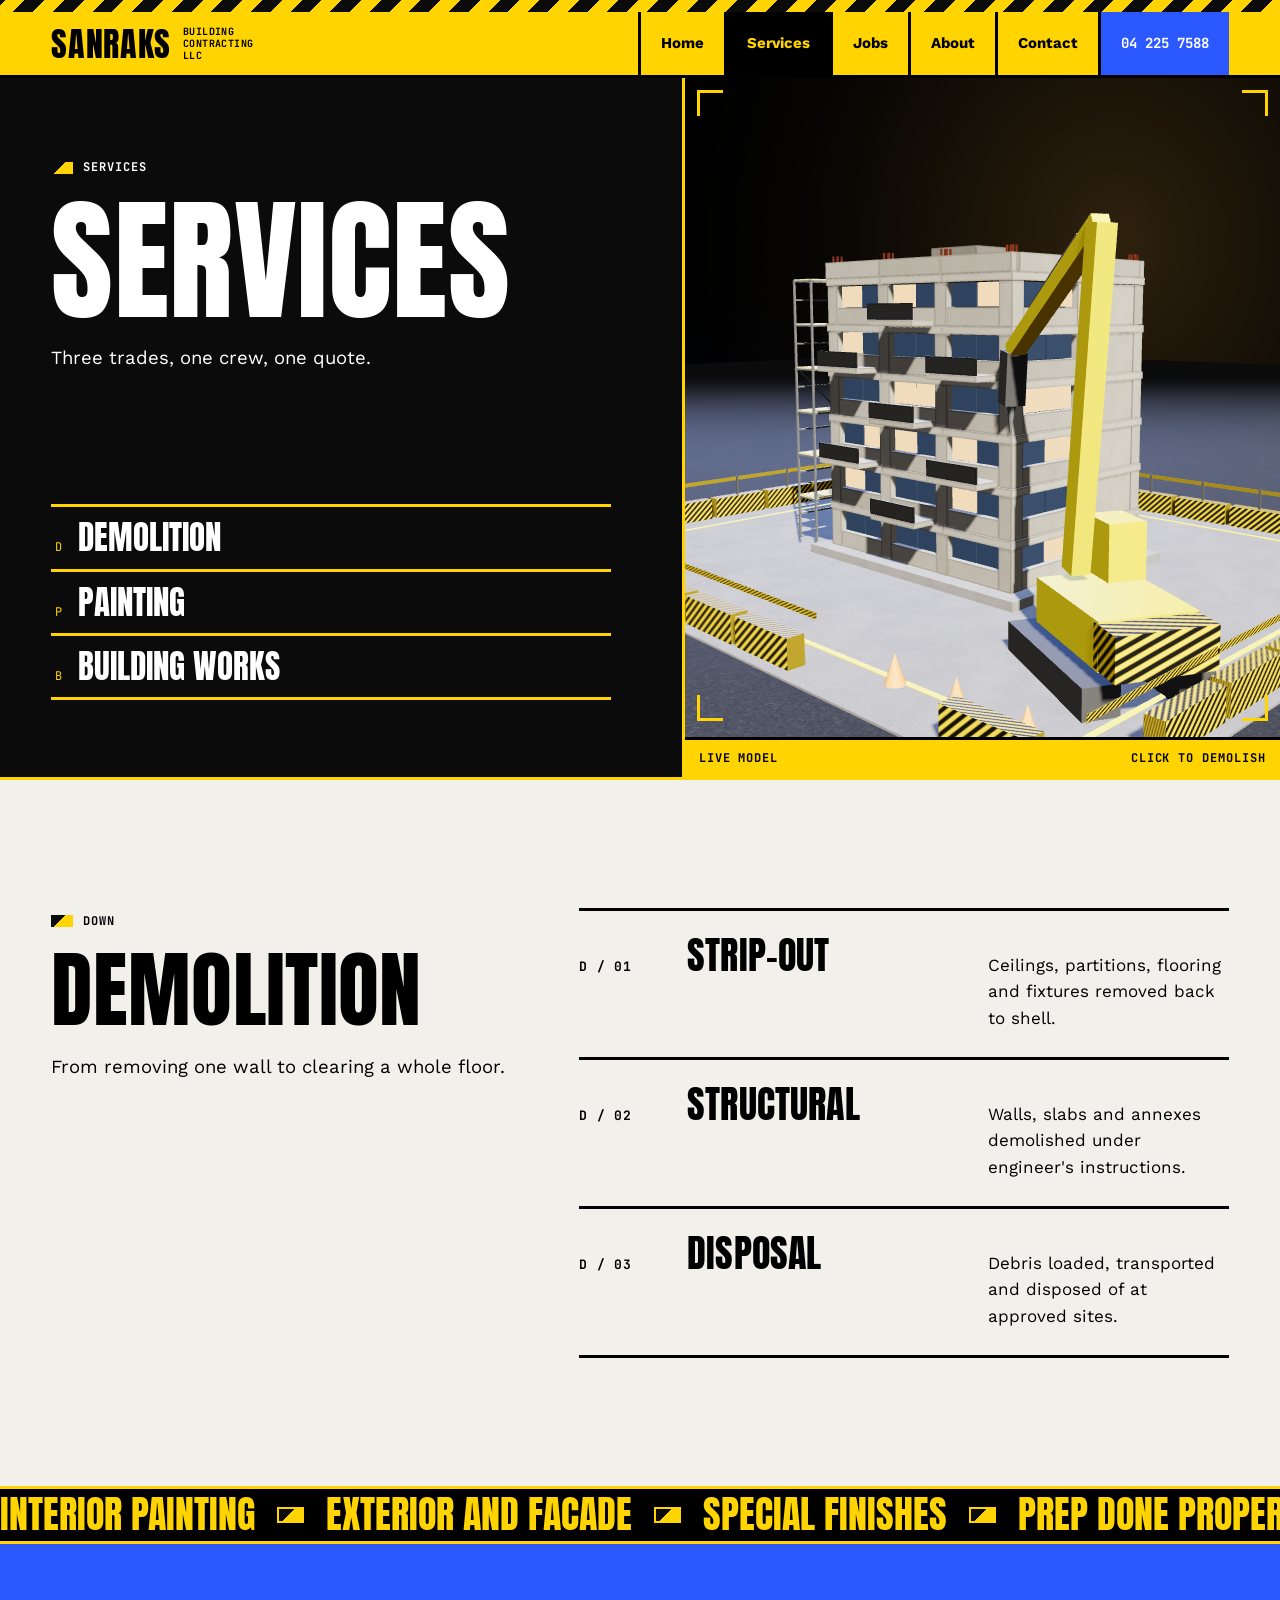
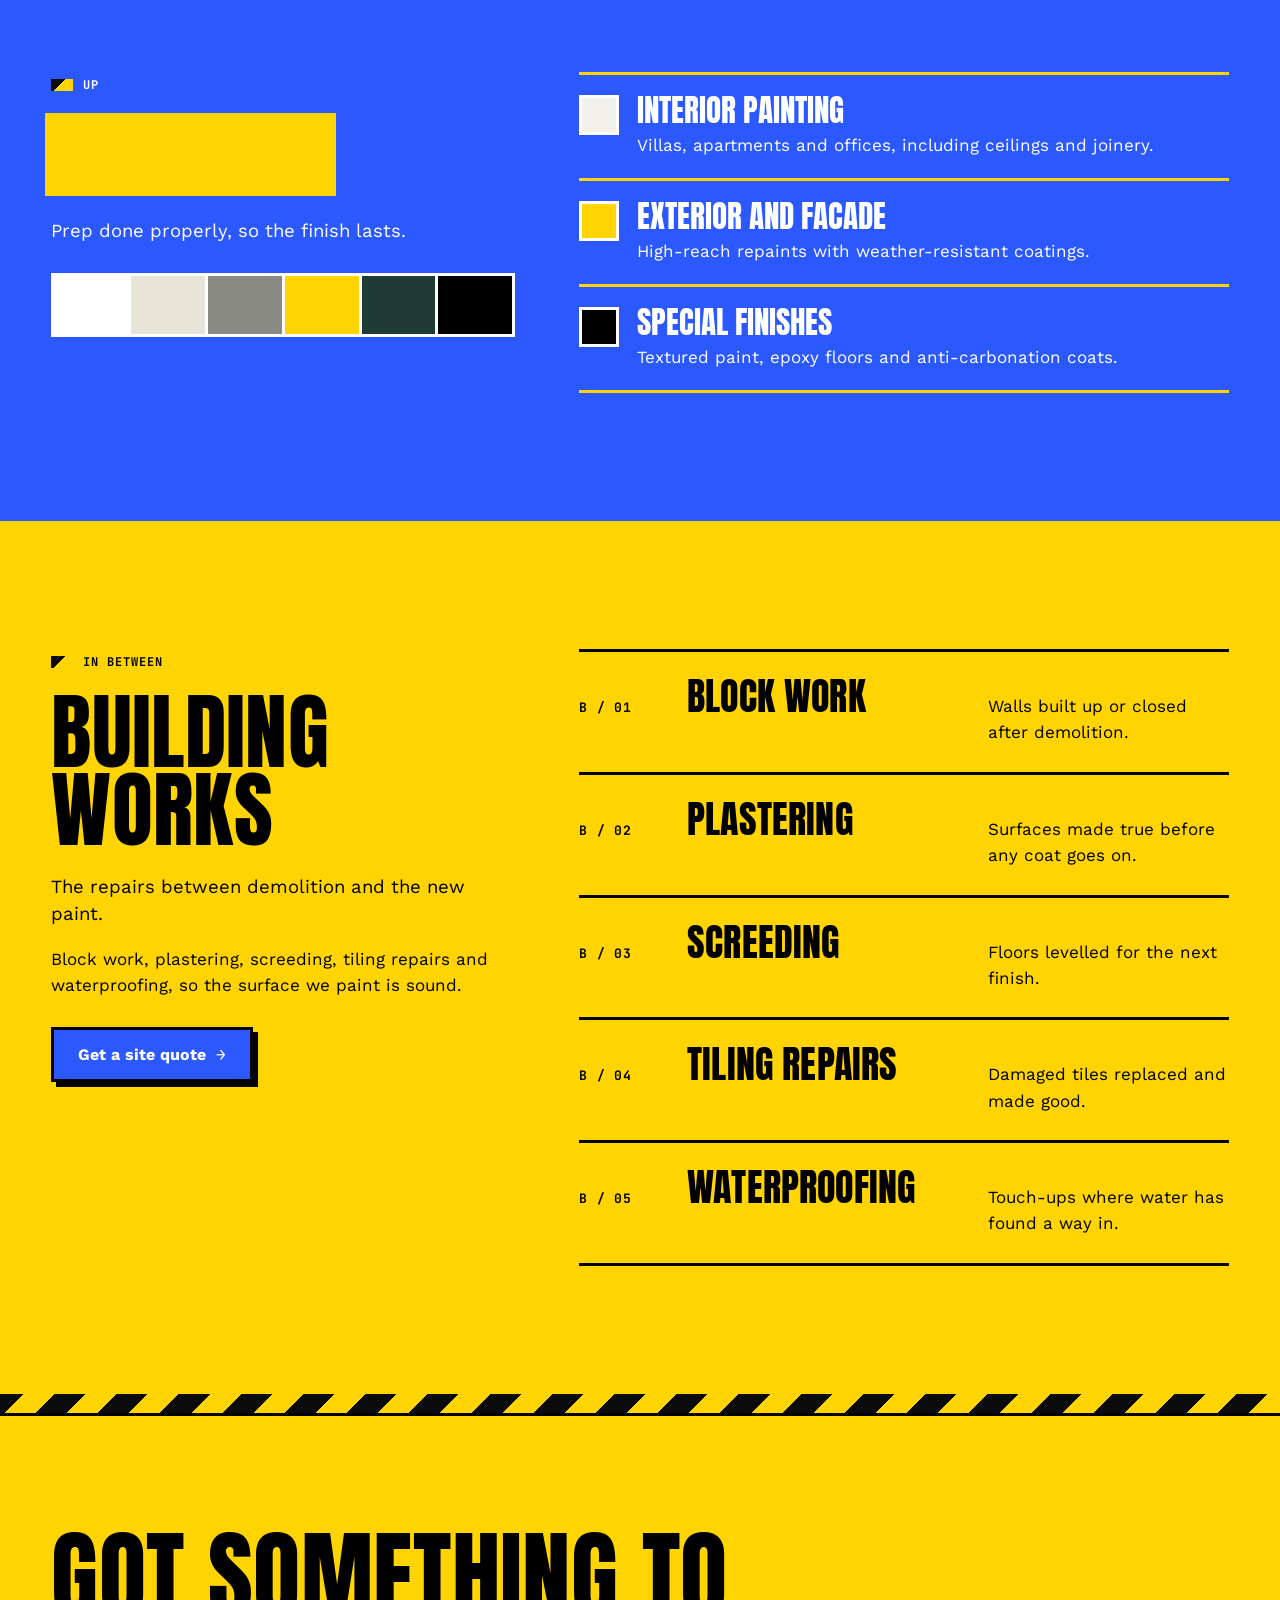
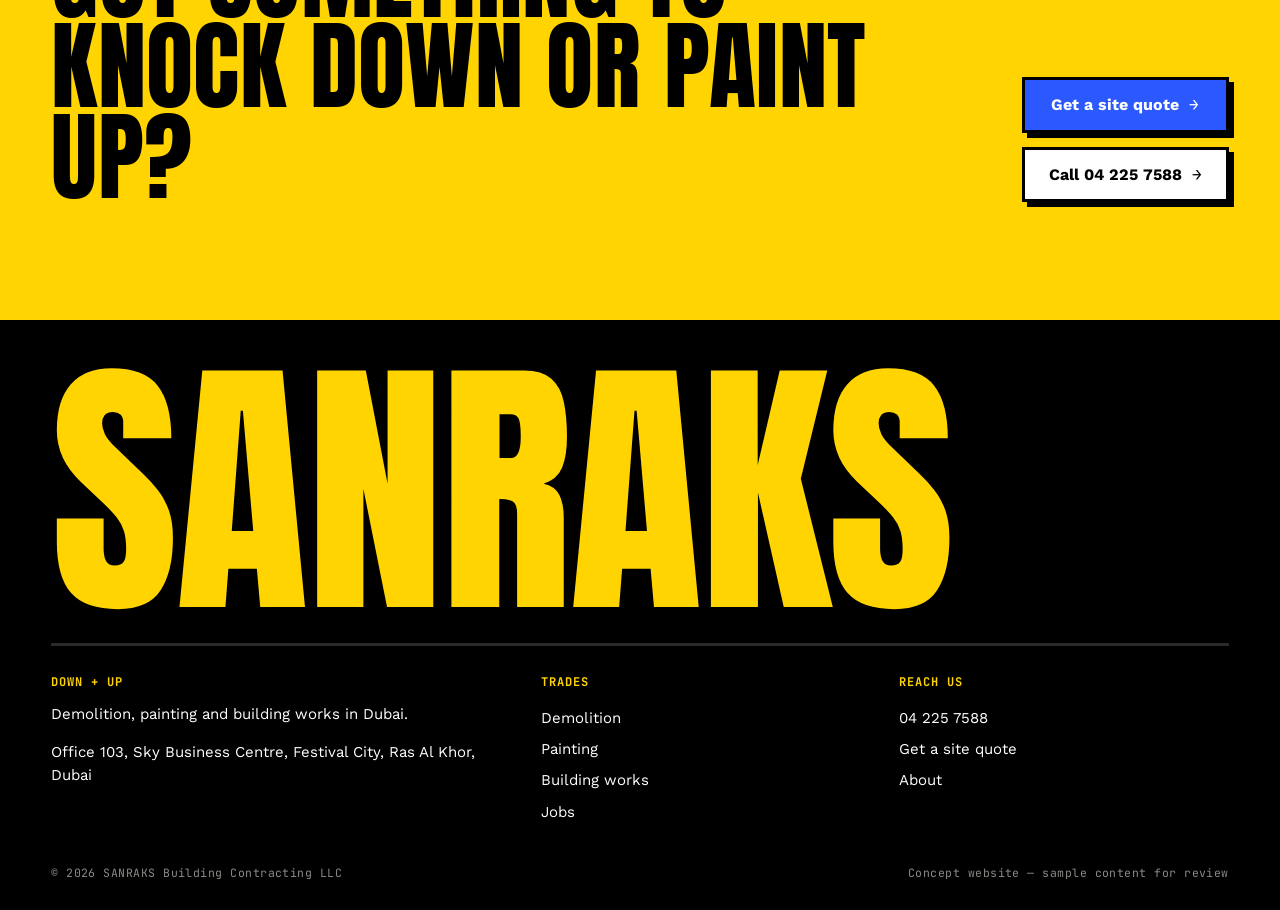
<file: services.html>
<!doctype html>
<html lang="en">
<head>
<meta charset="utf-8">
<meta name="viewport" content="width=device-width, initial-scale=1, viewport-fit=cover">
<title>Services | SANRAKS Building Contracting</title>
<meta name="description" content="Demolition, painting and building works in Dubai.">
<meta name="theme-color" content="#FFD400">
<meta property="og:title" content="Services | SANRAKS Building Contracting">
<meta property="og:description" content="Demolition, painting and building works in Dubai.">
<link rel="icon" href="favicon.svg" type="image/svg+xml">
<script>(function(d){d.className+=' js';try{var s=sessionStorage;if(s.getItem('sk-wipe')){d.className+=' wipe-in';s.removeItem('sk-wipe')}else if(!s.getItem('sk-seen')){d.className+=' first-load';s.setItem('sk-seen','1')}}catch(e){}})(document.documentElement)</script>
<link rel="preconnect" href="https://fonts.googleapis.com">
<link rel="preconnect" href="https://fonts.gstatic.com" crossorigin>
<link href="https://fonts.googleapis.com/css2?family=Anton&family=JetBrains+Mono:wght@500;700&family=Work+Sans:wght@400;500;600;700&display=swap" rel="stylesheet">
<link rel="stylesheet" href="assets/css/style.css">
</head>
<body class="page-services">
<div class="loader" aria-hidden="true"><div class="ld-bar"></div><div class="ld-band ld-a"></div><div class="ld-band ld-b"></div><div class="ld-count"><span>3</span><span>2</span><span>1</span></div><div class="ld-meta"><span>SANRAKS</span><span>Clearing site</span></div></div>
<div class="shutter" aria-hidden="true"><i></i><i></i><i></i><i></i><i></i></div>
<a class="skip" href="#main">Skip to content</a>
<div class="tape" aria-hidden="true"></div><header class="hdr" data-header><div class="wrap">
  <a class="brand" href="index.html" aria-label="SANRAKS Building Contracting home">SANRAKS<small>Building Contracting LLC</small></a>
  <button class="menu-btn" data-menu-toggle aria-expanded="false" aria-controls="nav">Menu</button>
  <nav class="nav" id="nav" data-menu aria-label="Main"><a href="index.html">Home</a><a href="services.html" aria-current="page">Services</a><a href="projects.html">Jobs</a><a href="about.html">About</a><a href="contact.html">Contact</a><a class="call" href="tel:+97142257588">04 225 7588</a></nav>
</div></header>
<main id="main">
<section class="phead">
  <div class="left">
    <div><p class="kicker">Services</p><h1>Services</h1><p class="lede">Three trades, one crew, one quote.</p></div>
    <ul class="toc"><li><a href="#demolition"><span>D</span>Demolition</a></li><li><a href="#painting"><span>P</span>Painting</a></li><li><a href="#building"><span>B</span>Building works</a></li></ul>
  </div>
  <div class="mini-stage" data-scene-root><canvas data-scene="mini" data-mode="paint" role="img" aria-label="A 3D concrete tower with scaffold, repainted in a new colour by a roller passing down the facade. Click it to demolish and rebuild."></canvas><div class="fallback" aria-hidden="true"><svg viewBox="0 0 800 600" preserveAspectRatio="xMidYMid slice"><defs><pattern id="fbhz" width="24" height="24" patternUnits="userSpaceOnUse" patternTransform="rotate(45)"><rect width="12" height="24" fill="#FFD400"/><rect x="12" width="12" height="24" fill="#0b0b0b"/></pattern><radialGradient id="fbg" cx="70%" cy="20%" r="70%"><stop offset="0" stop-color="#3a2d14"/><stop offset="1" stop-color="#0b0b0b"/></radialGradient></defs><rect width="800" height="600" fill="url(#fbg)"/><rect y="470" width="800" height="130" fill="#171717"/><rect y="468" width="800" height="4" fill="#FFD400"/><rect x="430" y="422" width="210" height="40" fill="#8f8c85"/><rect x="424" y="422" width="222" height="6" fill="#a3a098"/><rect x="444" y="434" width="52" height="22" fill="#0d1420"/><rect x="510" y="434" width="52" height="22" fill="#0d1420"/><rect x="510" y="434" width="52" height="22" fill="#ffb35a" opacity=".55"/><rect x="576" y="434" width="52" height="22" fill="#0d1420"/><rect x="430" y="422" width="8" height="40" fill="#a3a098"/><rect x="632" y="422" width="8" height="40" fill="#a3a098"/><rect x="430" y="382" width="210" height="40" fill="#8f8c85"/><rect x="424" y="382" width="222" height="6" fill="#a3a098"/><rect x="444" y="394" width="52" height="22" fill="#0d1420"/><rect x="510" y="394" width="52" height="22" fill="#0d1420"/><rect x="576" y="394" width="52" height="22" fill="#0d1420"/><rect x="576" y="394" width="52" height="22" fill="#ffb35a" opacity=".55"/><rect x="430" y="382" width="8" height="40" fill="#a3a098"/><rect x="632" y="382" width="8" height="40" fill="#a3a098"/><rect x="430" y="342" width="210" height="40" fill="#8f8c85"/><rect x="424" y="342" width="222" height="6" fill="#a3a098"/><rect x="444" y="354" width="52" height="22" fill="#0d1420"/><rect x="510" y="354" width="52" height="22" fill="#0d1420"/><rect x="576" y="354" width="52" height="22" fill="#0d1420"/><rect x="430" y="342" width="8" height="40" fill="#a3a098"/><rect x="632" y="342" width="8" height="40" fill="#a3a098"/><rect x="430" y="302" width="210" height="40" fill="#8f8c85"/><rect x="424" y="302" width="222" height="6" fill="#a3a098"/><rect x="444" y="314" width="52" height="22" fill="#0d1420"/><rect x="444" y="314" width="52" height="22" fill="#ffb35a" opacity=".55"/><rect x="510" y="314" width="52" height="22" fill="#0d1420"/><rect x="576" y="314" width="52" height="22" fill="#0d1420"/><rect x="430" y="302" width="8" height="40" fill="#a3a098"/><rect x="632" y="302" width="8" height="40" fill="#a3a098"/><rect x="430" y="262" width="210" height="40" fill="#2B59FF"/><rect x="424" y="262" width="222" height="6" fill="#F1F0EA"/><rect x="444" y="274" width="52" height="22" fill="#0d1420"/><rect x="510" y="274" width="52" height="22" fill="#0d1420"/><rect x="510" y="274" width="52" height="22" fill="#ffb35a" opacity=".55"/><rect x="576" y="274" width="52" height="22" fill="#0d1420"/><rect x="430" y="262" width="8" height="40" fill="#F1F0EA"/><rect x="632" y="262" width="8" height="40" fill="#F1F0EA"/><rect x="430" y="222" width="210" height="40" fill="#2B59FF"/><rect x="424" y="222" width="222" height="6" fill="#F1F0EA"/><rect x="444" y="234" width="52" height="22" fill="#0d1420"/><rect x="510" y="234" width="52" height="22" fill="#0d1420"/><rect x="576" y="234" width="52" height="22" fill="#0d1420"/><rect x="576" y="234" width="52" height="22" fill="#ffb35a" opacity=".55"/><rect x="430" y="222" width="8" height="40" fill="#F1F0EA"/><rect x="632" y="222" width="8" height="40" fill="#F1F0EA"/><rect x="430" y="182" width="210" height="40" fill="#2B59FF"/><rect x="424" y="182" width="222" height="6" fill="#F1F0EA"/><rect x="444" y="194" width="52" height="22" fill="#0d1420"/><rect x="510" y="194" width="52" height="22" fill="#0d1420"/><rect x="576" y="194" width="52" height="22" fill="#0d1420"/><rect x="430" y="182" width="8" height="40" fill="#F1F0EA"/><rect x="632" y="182" width="8" height="40" fill="#F1F0EA"/><rect x="430" y="142" width="210" height="40" fill="#2B59FF"/><rect x="424" y="142" width="222" height="6" fill="#F1F0EA"/><rect x="444" y="154" width="52" height="22" fill="#0d1420"/><rect x="444" y="154" width="52" height="22" fill="#ffb35a" opacity=".55"/><rect x="510" y="154" width="52" height="22" fill="#0d1420"/><rect x="576" y="154" width="52" height="22" fill="#0d1420"/><rect x="430" y="142" width="8" height="40" fill="#F1F0EA"/><rect x="632" y="142" width="8" height="40" fill="#F1F0EA"/><rect x="434" y="126" width="3" height="16" fill="#7a3b1d"/><rect x="456" y="126" width="3" height="16" fill="#7a3b1d"/><rect x="478" y="126" width="3" height="16" fill="#7a3b1d"/><rect x="500" y="126" width="3" height="16" fill="#7a3b1d"/><rect x="522" y="126" width="3" height="16" fill="#7a3b1d"/><rect x="544" y="126" width="3" height="16" fill="#7a3b1d"/><rect x="566" y="126" width="3" height="16" fill="#7a3b1d"/><rect x="588" y="126" width="3" height="16" fill="#7a3b1d"/><rect x="610" y="126" width="3" height="16" fill="#7a3b1d"/><rect x="632" y="126" width="3" height="16" fill="#7a3b1d"/><rect x="426" y="132" width="2" height="170" fill="#111"/><rect x="642" y="132" width="2" height="170" fill="#111"/><rect x="416" y="296" width="238" height="12" rx="6" fill="#2B59FF" stroke="#0b0b0b" stroke-width="3"/><rect x="410" y="314" width="250" height="10" fill="url(#fbhz)" stroke="#0b0b0b" stroke-width="2"/><rect x="650" y="440" width="120" height="24" fill="#151515"/><rect x="660" y="404" width="96" height="38" fill="#FFC400"/><rect x="716" y="380" width="34" height="30" fill="#FFC400"/><rect x="722" y="386" width="22" height="16" fill="#0d1420"/><path d="M672 410 L610 250 L560 300" stroke="#FFC400" stroke-width="14" fill="none" stroke-linejoin="bevel"/><rect x="545" y="296" width="18" height="40" fill="#151515" transform="rotate(-30 554 316)"/><rect x="0" y="446" width="56" height="22" fill="url(#fbhz)" stroke="#0b0b0b" stroke-width="2"/><rect x="64" y="446" width="56" height="22" fill="url(#fbhz)" stroke="#0b0b0b" stroke-width="2"/><rect x="128" y="446" width="56" height="22" fill="url(#fbhz)" stroke="#0b0b0b" stroke-width="2"/><rect x="192" y="446" width="56" height="22" fill="url(#fbhz)" stroke="#0b0b0b" stroke-width="2"/><rect x="256" y="446" width="56" height="22" fill="url(#fbhz)" stroke="#0b0b0b" stroke-width="2"/><rect x="320" y="446" width="56" height="22" fill="url(#fbhz)" stroke="#0b0b0b" stroke-width="2"/><rect x="384" y="446" width="56" height="22" fill="url(#fbhz)" stroke="#0b0b0b" stroke-width="2"/><rect x="448" y="446" width="56" height="22" fill="url(#fbhz)" stroke="#0b0b0b" stroke-width="2"/><rect x="512" y="446" width="56" height="22" fill="url(#fbhz)" stroke="#0b0b0b" stroke-width="2"/><rect x="576" y="446" width="56" height="22" fill="url(#fbhz)" stroke="#0b0b0b" stroke-width="2"/><rect x="640" y="446" width="56" height="22" fill="url(#fbhz)" stroke="#0b0b0b" stroke-width="2"/><rect x="704" y="446" width="56" height="22" fill="url(#fbhz)" stroke="#0b0b0b" stroke-width="2"/><rect x="768" y="446" width="56" height="22" fill="url(#fbhz)" stroke="#0b0b0b" stroke-width="2"/></svg></div><div class="hud" aria-hidden="true"><span class="crop tl"></span><span class="crop tr"></span><span class="crop bl"></span><span class="crop br"></span></div><div class="tag-strip mono" aria-hidden="true"><span>Live model</span><span>Click to demolish</span></div></div>
</section>
<section class="sec paper on-light" id="demolition"><div class="wrap split">
  <div><p class="kicker">Down</p><h2><span data-cut>Demolition</span></h2><p class="lede" style="margin-top:24px">From removing one wall to clearing a whole floor.</p></div>
  <div class="rows">
    <div class="row-item"><span class="n">D / 01</span><h3>Strip-out</h3><p>Ceilings, partitions, flooring and fixtures removed back to shell.</p></div>
    <div class="row-item"><span class="n">D / 02</span><h3>Structural</h3><p>Walls, slabs and annexes demolished under engineer's instructions.</p></div>
    <div class="row-item"><span class="n">D / 03</span><h3>Disposal</h3><p>Debris loaded, transported and disposed of at approved sites.</p></div>
  </div>
</div></section>
<div class="ticker k" aria-hidden="true"><div class="ticker-track"><span>Interior painting</span><span>Exterior and facade</span><span>Special finishes</span><span>Prep done properly</span><span>Interior painting</span><span>Exterior and facade</span><span>Special finishes</span><span>Prep done properly</span></div></div>

<section class="sec blue" id="painting"><div class="wrap split">
  <div><p class="kicker">Up</p><h2><span data-cut>Painting</span></h2><p class="lede" style="margin-top:24px">Prep done properly, so the finish lasts.</p>
    <div class="chip-strip" aria-hidden="true"><i style="background:#fff"></i><i style="background:#E9E4D8"></i><i style="background:#8A8A85"></i><i style="background:#FFD400"></i><i style="background:#1F3B36"></i><i style="background:#000"></i></div></div>
  <ul class="paint-list">
    <li><i style="background:#F1F0EA" aria-hidden="true"></i><div><b>Interior painting</b>Villas, apartments and offices, including ceilings and joinery.</div></li>
    <li><i style="background:#FFD400" aria-hidden="true"></i><div><b>Exterior and facade</b>High-reach repaints with weather-resistant coatings.</div></li>
    <li><i style="background:#000" aria-hidden="true"></i><div><b>Special finishes</b>Textured paint, epoxy floors and anti-carbonation coats.</div></li>
  </ul>
</div></section>
<section class="sec y" id="building"><div class="wrap split">
  <div><p class="kicker">In between</p><h2><span data-cut>Building works</span></h2><p class="lede" style="margin-top:24px">The repairs between demolition and the new paint.</p>
  <p>Block work, plastering, screeding, tiling repairs and waterproofing, so the surface we paint is sound.</p>
  <div class="btns" style="margin-top:28px"><a class="btn b" href="contact.html">Get a site quote</a></div></div>
  <div class="rows">
    <div class="row-item"><span class="n">B / 01</span><h3>Block work</h3><p>Walls built up or closed after demolition.</p></div>
    <div class="row-item"><span class="n">B / 02</span><h3>Plastering</h3><p>Surfaces made true before any coat goes on.</p></div>
    <div class="row-item"><span class="n">B / 03</span><h3>Screeding</h3><p>Floors levelled for the next finish.</p></div>
    <div class="row-item"><span class="n">B / 04</span><h3>Tiling repairs</h3><p>Damaged tiles replaced and made good.</p></div>
    <div class="row-item"><span class="n">B / 05</span><h3>Waterproofing</h3><p>Touch-ups where water has found a way in.</p></div>
  </div>
</div></section>
<section class="big-cta"><div class="wrap">
  <h2><span data-cut>Got something to knock down or paint up?</span></h2>
  <div class="btns"><a class="btn b" href="contact.html">Get a site quote</a><a class="btn" href="tel:+97142257588">Call 04 225 7588</a></div>
</div></section>
</main>
<footer class="ftr"><div class="wrap">
  <div class="name" aria-hidden="true">SANRAKS</div>
  <div class="row">
    <div><span class="mono">Down + up</span><p>Demolition, painting and building works in Dubai.</p><p>Office 103, Sky Business Centre, Festival City, Ras Al Khor, Dubai</p></div>
    <nav aria-label="Footer"><span class="mono">Trades</span><a href="services.html#demolition">Demolition</a><a href="services.html#painting">Painting</a><a href="services.html#building">Building works</a><a href="projects.html">Jobs</a></nav>
    <nav aria-label="Contact"><span class="mono">Reach us</span><a href="tel:+97142257588">04 225 7588</a><a href="contact.html">Get a site quote</a><a href="about.html">About</a></nav>
  </div>
  <div class="fine"><span>© <span data-year></span> SANRAKS Building Contracting LLC</span><span>Concept website — sample content for review</span></div>
</div></footer>
<script src="assets/js/vendor/three.min.js"></script>
<script src="assets/js/scene.js"></script>
<script src="assets/js/main.js"></script>
</body>
</html>
</file>
<file: assets/css/style.css>
/* SANRAKS Building Contracting — bring it down, paint it up.
   Brutalist site-sheet system: hazard yellow, black, signal blue, condensed type, thick rules. */
:root{
  --y:#FFD400; --k:#0B0B0B; --pk:#000; --c:#8A8A85; --blue:#2B59FF; --w:#FFFFFF; --paper:#F1F0EA; --sand:#E9E4D8; --green:#1F3B36;
  --display:'Anton', Impact, 'Arial Narrow', sans-serif;
  --body:'Work Sans', Arial, sans-serif;
  --mono:'JetBrains Mono', ui-monospace, 'SFMono-Regular', Consolas, monospace;
  --pad:clamp(16px,4vw,56px);
  --hdr:66px;
  --rule:3px;
  --hz:repeating-linear-gradient(-45deg,var(--y) 0 14px,var(--k) 14px 28px);
  --hz-big:repeating-linear-gradient(-45deg,var(--y) 0 22px,var(--k) 22px 44px);
  --ease:cubic-bezier(.75,0,.2,1);
}
@media (max-width:900px){ :root{ --hdr:58px; } }
*,*::before,*::after{box-sizing:border-box}
html{-webkit-text-size-adjust:100%;scroll-padding-top:calc(var(--hdr) + 16px)}
body{margin:0;background:var(--k);color:var(--w);font-family:var(--body);font-size:17px;line-height:1.55;overflow-x:clip;padding-bottom:env(safe-area-inset-bottom,0px)}
img,svg{max-width:100%}
a{color:inherit}
:focus-visible{outline:4px solid var(--blue);outline-offset:3px;box-shadow:0 0 0 7px var(--y)}
.skip{position:absolute;left:-999px;top:12px;background:var(--y);color:var(--k);padding:12px 18px;z-index:400;font-weight:700}
.skip:focus{left:12px}
.sr-only{position:absolute!important;width:1px;height:1px;padding:0;margin:-1px;overflow:hidden;clip:rect(0 0 0 0);white-space:nowrap;border:0}
.wrap{max-width:1440px;margin:0 auto;padding:0 var(--pad)}
h1,h2,h3{font-family:var(--display);font-weight:400;margin:0;line-height:.93;text-transform:uppercase;letter-spacing:.004em}
h1{font-size:clamp(60px,11vw,196px)}
h2{font-size:clamp(46px,6.6vw,116px)}
h3{font-size:clamp(26px,2.4vw,40px);line-height:.95}
p{margin:0 0 1em;max-width:60ch}
.lede{font-size:clamp(18px,1.45vw,22px);line-height:1.45}
.mono,.kicker{font-family:var(--mono);font-size:12px;font-weight:700;letter-spacing:.08em;text-transform:uppercase;line-height:1.4}
.kicker{display:inline-flex;align-items:center;gap:10px;margin:0 0 22px}
.kicker::before{content:"";width:22px;height:12px;background:var(--hz);flex:none}

/* ---------- tape + header ---------- */
.tape{height:12px;background:var(--hz)}
.hdr{position:sticky;top:0;z-index:60;background:var(--y);color:var(--pk);border-bottom:var(--rule) solid var(--pk);padding-top:env(safe-area-inset-top,0px)}
.hdr .wrap{display:flex;align-items:stretch;justify-content:space-between;height:calc(var(--hdr) - var(--rule))}
.brand{display:flex;align-items:center;gap:12px;text-decoration:none;font-family:var(--display);font-size:34px;letter-spacing:.02em;line-height:1}
.brand small{font-family:var(--mono);font-size:10px;font-weight:700;line-height:1.2;max-width:13ch;letter-spacing:.04em;text-transform:uppercase}
.nav{display:flex;align-items:stretch}
.nav a{position:relative;display:flex;align-items:center;padding:0 20px;text-decoration:none;font-weight:700;font-size:15px;border-left:var(--rule) solid var(--pk);overflow:hidden}
.nav a::after{content:"";position:absolute;left:0;right:0;bottom:0;height:7px;background:var(--hz);transform:translateY(100%);transition:transform .18s var(--ease)}
.nav a:hover::after,.nav a:focus-visible::after{transform:none}
.nav a:hover{background:var(--pk);color:var(--y)}
.nav a[aria-current="page"]{background:var(--pk);color:var(--y)}
.nav .call{background:var(--blue);color:var(--w);font-family:var(--mono);font-size:14px}
.nav .call:hover{background:var(--pk);color:var(--w)}
.nav a:focus-visible{outline-offset:-6px;box-shadow:none}
.menu-btn{display:none;background:var(--pk);color:var(--y);border:0;font:inherit;font-family:var(--mono);font-size:13px;letter-spacing:.08em;text-transform:uppercase;font-weight:700;padding:0 20px;cursor:pointer;margin-right:calc(var(--pad)*-1);align-items:center;gap:10px}
.menu-btn::before{content:"";width:18px;height:12px;background:linear-gradient(var(--y) 0 2px,transparent 2px 5px,var(--y) 5px 7px,transparent 7px 10px,var(--y) 10px 12px)}
.menu-btn[aria-expanded="true"]::before{background:linear-gradient(45deg,transparent 45%,var(--y) 45% 55%,transparent 55%),linear-gradient(-45deg,transparent 45%,var(--y) 45% 55%,transparent 55%)}
.menu-btn:focus-visible{outline-offset:-6px;box-shadow:none}
@media (max-width:900px){
  .brand{font-size:28px}
  .menu-btn{display:flex}
  .nav{position:fixed;left:0;right:0;top:calc(var(--hdr) + env(safe-area-inset-top,0px));bottom:0;flex-direction:column;background:var(--y);overflow-y:auto;clip-path:inset(0 0 100% 0);visibility:hidden;transition:clip-path .32s var(--ease),visibility 0s .32s}
  .nav.is-open{clip-path:inset(0 0 0 0);visibility:visible;transition:clip-path .32s var(--ease),visibility 0s 0s}
  .nav a{border-left:0;border-bottom:var(--rule) solid var(--pk);padding:16px var(--pad);font-family:var(--display);font-size:clamp(38px,11vw,56px);font-weight:400;line-height:1;text-transform:uppercase}
  .nav .call{font-family:var(--mono);font-size:20px;margin-top:auto;border-top:var(--rule) solid var(--pk)}
  body.menu-open{overflow:hidden}
}
@media (max-width:380px){ .brand small{display:none} }

/* ---------- buttons ---------- */
.btn{--sh:var(--y);position:relative;display:inline-flex;align-items:center;justify-content:center;gap:10px;font-family:var(--body);font-weight:700;font-size:16px;line-height:1.1;text-decoration:none;padding:16px 24px;min-height:54px;border:var(--rule) solid var(--w);background:var(--k);color:var(--w);cursor:pointer;box-shadow:5px 5px 0 var(--sh);transition:transform .12s var(--ease),box-shadow .12s var(--ease),background .12s,color .12s}
.btn:hover{transform:translate(-2px,-2px);box-shadow:7px 7px 0 var(--sh)}
.btn:active{transform:translate(4px,4px);box-shadow:1px 1px 0 var(--sh)}
.btn::after{content:"\2192";font-family:var(--mono);font-weight:700;transition:transform .15s var(--ease)}
.btn:hover::after{transform:translateX(4px)}
.btn.y{background:var(--y);border-color:var(--pk);color:var(--pk);--sh:var(--w)}
.btn.b{background:var(--blue);border-color:var(--pk);color:var(--w);--sh:var(--y)}
.btn.k{background:var(--pk);border-color:var(--pk);color:var(--y);--sh:var(--y)}
.btn.ghost{background:transparent}
.story .btn.ghost{background:var(--pk)}
.on-light .btn,.sec.paper .btn,.sec.y .btn,.big-cta .btn{--sh:var(--pk)}
.on-light .btn:not(.y):not(.b):not(.k),.sec.paper .btn:not(.y):not(.b):not(.k),.big-cta .btn:not(.y):not(.b):not(.k){background:var(--w);color:var(--pk);border-color:var(--pk)}
.btn.no-arrow::after{content:none}
.btns{display:flex;flex-wrap:wrap;gap:14px 16px}

/* ---------- loader (first load only, CSS-driven; never blocks pointer) ---------- */
.loader,.shutter{display:none}
.first-load .loader{display:block;position:fixed;inset:0;z-index:300;background:var(--pk);pointer-events:none;animation:ldGone 1.15s steps(1) forwards, ldCut .22s var(--ease) .9s forwards}
.ld-band{position:absolute;left:-10%;right:-10%;height:46px;background:var(--hz-big);background-size:62px 62px}
.ld-a{top:22%;transform:translateX(-100%) rotate(-4deg);animation:ldA .9s var(--ease) forwards}
.ld-b{bottom:22%;transform:translateX(100%) rotate(3deg);animation:ldB .9s var(--ease) .05s forwards}
.ld-count{position:absolute;inset:0;display:grid;place-items:center}
.ld-count span{grid-area:1/1;font-family:var(--display);font-size:clamp(160px,34vw,420px);line-height:1;color:var(--y);opacity:0;animation:ldNum .3s steps(1) forwards}
.ld-count span:nth-child(1){animation-delay:0s}
.ld-count span:nth-child(2){animation-delay:.3s}
.ld-count span:nth-child(3){animation-delay:.6s;color:var(--w)}
.ld-meta{position:absolute;left:var(--pad);right:var(--pad);bottom:var(--pad);display:flex;justify-content:space-between;font-family:var(--mono);font-size:12px;font-weight:700;letter-spacing:.1em;text-transform:uppercase;color:var(--y)}
.ld-bar{position:absolute;left:0;top:0;height:6px;width:100%;background:var(--y);transform-origin:left;transform:scaleX(0);animation:ldBar .9s steps(9) forwards}
@keyframes ldNum{0%{opacity:1;transform:scale(1.08)}99%{opacity:1;transform:scale(1)}100%{opacity:0}}
@keyframes ldA{to{transform:translateX(0) rotate(-4deg)}}
@keyframes ldB{to{transform:translateX(0) rotate(3deg)}}
@keyframes ldBar{to{transform:scaleX(1)}}
@keyframes ldCut{to{clip-path:inset(50% 0 50% 0)}}
@keyframes ldGone{to{visibility:hidden}}

/* ---------- page shutter ---------- */
.shutter{position:fixed;inset:0;z-index:290;pointer-events:none}
.is-leaving .shutter,.wipe-in .shutter{display:flex}
.shutter i{flex:1;background:var(--pk);transform:scaleY(0);transform-origin:top;position:relative}
.shutter i::after{content:"";position:absolute;left:0;right:0;bottom:-1px;height:18px;background:var(--hz)}
.shutter i:nth-child(2){--d:1}.shutter i:nth-child(3){--d:2}.shutter i:nth-child(4){--d:3}.shutter i:nth-child(5){--d:4}
.is-leaving .shutter i{animation:shIn .26s var(--ease) calc(var(--d,0) * 25ms) forwards}
.wipe-in .shutter i{transform:scaleY(1);transform-origin:bottom;animation:shOut .34s var(--ease) calc(60ms + var(--d,0) * 30ms) forwards}
.wipe-in .shutter i::after{bottom:auto;top:-1px}
@keyframes shIn{to{transform:scaleY(1)}}
@keyframes shOut{to{transform:scaleY(0)}}

/* ---------- STORY (home) ---------- */
.story{position:relative;background:var(--k)}
.story-stage{position:sticky;top:var(--hdr);height:calc(100vh - var(--hdr));height:calc(100svh - var(--hdr));overflow:hidden;background:#0b0b0b;z-index:1}
.story-stage canvas,.mini-stage canvas{position:absolute;inset:0;width:100%;height:100%;display:block;touch-action:pan-y}
.story-steps{position:relative;z-index:2;margin-top:calc(-100vh + var(--hdr));margin-top:calc(-100svh + var(--hdr));pointer-events:none}
.step{min-height:calc(100vh - var(--hdr));min-height:calc(100svh - var(--hdr));display:flex;align-items:center;padding:clamp(24px,4vw,56px) var(--pad)}
.step > *{pointer-events:auto}
/* hero step */
.step-hero{align-items:stretch;padding-bottom:calc(46px + clamp(18px,2.4vw,32px))}
.hero-copy{display:flex;flex-direction:column;justify-content:space-between;gap:20px;width:min(720px,56vw);max-width:100%;pointer-events:none}
.hero-copy > *{pointer-events:auto}
.hero-copy h1{font-size:clamp(56px,min(7.6vw,11vh),150px);line-height:.9;text-shadow:0 2px 0 rgba(0,0,0,.25)}
.hero-copy h1 span{display:block}
.hero-copy h1 .paint{color:var(--y)}
.h-contact{font-size:clamp(60px,10.5vw,184px)!important;line-height:.92!important;max-width:9ch}
.map-sec{padding-top:24px}
.hero-copy .lede{max-width:44ch;color:#e9e7e0}
.hero-foot{display:grid;gap:22px}
.demo{display:flex;flex-wrap:wrap;gap:12px;align-items:stretch}
.demo .status{flex:1 1 240px;margin:0;display:flex;align-items:center;gap:12px;font-family:var(--mono);font-size:12.5px;font-weight:700;letter-spacing:.04em;text-transform:uppercase;background:var(--pk);color:var(--y);border:var(--rule) solid var(--y);padding:10px 14px;max-width:520px}
.demo .status::before{content:"";width:10px;height:10px;background:var(--y);flex:none;animation:blink 1s steps(1) infinite}
[data-state="falling"] .demo .status::before,[data-state="strike"] .demo .status::before{background:#ff5a1f}
[data-state="painting"] .demo .status::before,[data-state="rebuilding"] .demo .status::before{background:var(--blue)}
@keyframes blink{50%{opacity:0}}
.demo .btn{min-height:50px;padding:12px 20px;font-size:15px}
.demo .btn::after{content:none}
.demo .btn[data-demolish]::before{content:"";width:14px;height:14px;background:var(--hz);border:2px solid var(--pk)}
.demo .btn[data-rebuild]::before{content:"";width:14px;height:14px;background:linear-gradient(var(--w) 0 50%,var(--y) 50%);border:2px solid var(--pk)}
[data-state="strike"] [data-demolish],[data-state="falling"] [data-demolish],[data-state="fallen"] [data-demolish],[data-state="rebuilding"] [data-demolish],[data-state="painting"] [data-demolish],[data-state="intro"] [data-demolish]{opacity:.45;box-shadow:none;transform:none}
[data-state="strike"] [data-rebuild],[data-state="falling"] [data-rebuild],[data-state="rebuilding"] [data-rebuild],[data-state="painting"] [data-rebuild],[data-state="intro"] [data-rebuild]{opacity:.45;box-shadow:none;transform:none}

/* slabs for steps 1–4 */
.slab{position:relative;width:min(540px,40vw);padding:clamp(24px,2.6vw,40px);border:var(--rule) solid var(--pk);box-shadow:10px 10px 0 var(--pk)}
.slab .num{display:block;font-family:var(--display);font-size:clamp(84px,9vw,150px);line-height:.8;margin-bottom:10px}
.slab h2{font-size:clamp(46px,5vw,86px);margin-bottom:18px}
.slab p{font-size:17px;margin-bottom:18px}
.slab .meta{display:flex;flex-wrap:wrap;gap:8px;margin:0;padding:0;list-style:none}
.slab .meta li{font-family:var(--mono);font-size:11.5px;font-weight:700;letter-spacing:.06em;text-transform:uppercase;padding:6px 9px;border:2px solid currentColor}
.slab-k{background:var(--pk);color:var(--w);border-color:var(--y);box-shadow:10px 10px 0 var(--y)}
.slab-k .num{color:var(--y)}
.slab-y{background:var(--y);color:var(--pk)}
.slab-y::before{content:"";position:absolute;left:-3px;right:-3px;top:-17px;height:14px;background:var(--hz)}
.slab-p{background:var(--paper);color:var(--pk)}
.slab-b{background:var(--blue);color:var(--w);box-shadow:10px 10px 0 var(--y)}
.story-ready .step .slab{clip-path:inset(0 100% 0 0)}
.story-ready .step.is-active .slab{clip-path:inset(-30px -30px -30px -30px);transition:clip-path .42s var(--ease)}
/* HUD */
.hud{position:absolute;inset:0;pointer-events:none;font-family:var(--mono);font-weight:700;text-transform:uppercase;letter-spacing:.08em;font-size:11.5px;color:var(--y)}
.hud-phase{position:absolute;right:var(--pad);top:22px;display:flex;align-items:stretch;border:var(--rule) solid var(--y);background:rgba(0,0,0,.6)}
.hud-phase span{padding:8px 12px;display:flex;align-items:center}
.hud-phase [data-hud-num]{background:var(--y);color:var(--pk);font-family:var(--display);font-size:22px;letter-spacing:0;font-weight:400;padding:4px 10px}
.hud-rail{position:absolute;right:var(--pad);top:50%;transform:translateY(-50%);margin:0;padding:0 0 0 18px;list-style:none;display:grid;gap:16px;text-align:right}
.hud-rail::before{content:"";position:absolute;left:0;top:4px;bottom:4px;width:4px;background:rgba(255,212,0,.25)}
.hud-bar{position:absolute;left:0;top:4px;bottom:4px;width:4px;background:var(--y);transform-origin:top;transform:scaleY(0)}
.hud-rail li{color:rgba(255,255,255,.72);transition:color .1s;justify-self:end;background:rgba(10,10,10,.72);padding:2px 6px;margin-right:-6px}
.hud-rail li.is-done{color:rgba(255,212,0,.85)}
.hud-rail li.is-on{color:var(--pk);background:var(--y);padding:2px 6px;margin-right:-6px}
.hud-site{position:absolute;right:var(--pad);bottom:calc(46px + 16px);color:rgba(255,255,255,.55)}
.crop{position:absolute;width:26px;height:26px;border:0 solid var(--y)}
.crop.tl{left:12px;top:12px;border-top-width:3px;border-left-width:3px}
.crop.tr{right:12px;top:12px;border-top-width:3px;border-right-width:3px}
.crop.bl{left:12px;bottom:58px;border-bottom-width:3px;border-left-width:3px}
.crop.br{right:12px;bottom:58px;border-bottom-width:3px;border-right-width:3px}
.stage-ticker{position:absolute;left:0;right:0;bottom:0;height:46px;white-space:nowrap;background:var(--y);color:var(--pk);border-top:var(--rule) solid var(--pk);overflow:hidden;display:flex;align-items:center}
.cut .hud-phase{animation:hudCut .36s steps(4)}
@keyframes hudCut{0%{clip-path:inset(0 100% 0 0)}100%{clip-path:inset(0 0 0 0)}}

/* ---------- ticker ---------- */
.ticker{background:var(--y);color:var(--pk);border-block:var(--rule) solid var(--pk);overflow:hidden;white-space:nowrap}
.ticker-track,.stage-ticker .ticker-track{display:inline-flex;animation:tick 32s linear infinite;will-change:transform}
.ticker span,.stage-ticker span{white-space:nowrap;flex:none;display:inline-flex;align-items:center;gap:22px;padding-right:22px;font-family:var(--display);font-size:clamp(26px,3vw,44px);text-transform:uppercase;line-height:1.35}
.stage-ticker span{font-size:22px}
.ticker span::after,.stage-ticker span::after{content:"";width:.7em;height:.42em;background:var(--hz);border:2px solid var(--pk)}
.ticker.k{background:var(--pk);color:var(--y);border-color:var(--y)}
.ticker.k span::after{border-color:var(--y)}
@keyframes tick{to{transform:translateX(-50%)}}

/* ---------- sections ---------- */
.sec{padding:clamp(80px,10vw,150px) 0;position:relative}
.sec.y{background:var(--y);color:var(--pk)}
.sec.paper{background:var(--paper);color:var(--pk)}
.sec.blue{background:var(--blue);color:var(--w)}
.sec-head{display:grid;grid-template-columns:minmax(0,1fr) minmax(0,auto);align-items:end;gap:24px 48px;margin-bottom:clamp(40px,5vw,72px)}
.sec-head .lede{margin:0;max-width:40ch}
.split{display:grid;grid-template-columns:minmax(0,5fr) minmax(0,7fr);gap:clamp(32px,5vw,96px)}
@media (max-width:860px){ .split,.sec-head{grid-template-columns:1fr} }
/* cut reveal */
.cuts-ready [data-cut]{position:relative;display:inline-block}
.cuts-ready [data-cut]::after{content:"";position:absolute;inset:-2px -6px;background:var(--y);transform-origin:right;transform:scaleX(1)}
.cuts-ready .sec.y [data-cut]::after,.cuts-ready .big-cta [data-cut]::after,.cuts-ready .sec.paper [data-cut]::after{background:var(--pk)}
.cuts-ready [data-cut].is-in::after{transform:scaleX(0);transition:transform .5s var(--ease) .08s}

/* two trades */
.trades{display:grid;grid-template-columns:1fr 1fr;border:var(--rule) solid var(--pk)}
.trade{padding:clamp(28px,4vw,60px);display:flex;flex-direction:column;gap:22px;min-height:600px;position:relative;overflow:hidden}
.trade + .trade{border-left:var(--rule) solid var(--pk)}
.trade.down{background:var(--pk);color:var(--w)}
.trade.up{background:var(--blue);color:var(--w)}
.trade h2{font-size:clamp(90px,13vw,230px);line-height:.78;display:flex;align-items:flex-start;gap:.08em}
.trade h2 .arw{font-family:var(--mono);font-size:.32em;line-height:1;margin-top:.12em;color:var(--y)}
.trade .lede{max-width:34ch}
.trade ul{margin:auto 0 0;padding:0;list-style:none;border-top:var(--rule) solid currentColor}
.trade li{position:relative;display:flex;justify-content:space-between;align-items:center;gap:12px;padding:15px 4px;border-bottom:var(--rule) solid currentColor;font-weight:700;font-size:18px;transition:padding .15s var(--ease),background .15s,color .15s}
.trade li::after{content:attr(data-n);font-family:var(--mono);font-size:12px;opacity:.7}
.trade li:hover{padding-left:16px;background:var(--y);color:var(--pk)}
@media (max-width:860px){ .trades{grid-template-columns:1fr} .trade + .trade{border-left:0;border-top:var(--rule) solid var(--pk)} .trade{min-height:0} }

/* safety grid */
.safety{display:grid;grid-template-columns:repeat(4,minmax(0,1fr));border:var(--rule) solid var(--y)}
.safety > div{position:relative;padding:28px 24px 30px;border-right:var(--rule) solid var(--y);min-height:300px;display:flex;flex-direction:column;overflow:hidden;transition:background .15s,color .15s}
.safety > div:last-child{border-right:0}
.safety .mono{color:var(--y);margin-bottom:auto;padding-bottom:40px}
.safety h3{color:var(--w);margin-bottom:12px;font-size:clamp(30px,2.6vw,44px)}
.safety p{font-size:16px;margin:0;color:#cfcdc6}
.safety > div::before{content:"";position:absolute;left:0;right:0;top:0;height:12px;background:var(--hz);transform:translateY(-100%);transition:transform .15s var(--ease)}
.safety > div:hover{background:var(--y)}
.safety > div:hover::before{transform:none}
.safety > div:hover h3,.safety > div:hover p,.safety > div:hover .mono{color:var(--pk)}
@media (max-width:1000px){ .safety{grid-template-columns:1fr 1fr} .safety > div:nth-child(2){border-right:0} .safety > div:nth-child(-n+2){border-bottom:var(--rule) solid var(--y)} .safety > div{min-height:240px} }
@media (max-width:560px){ .safety{grid-template-columns:1fr} .safety > div{border-right:0;border-bottom:var(--rule) solid var(--y);min-height:0} .safety > div:last-child{border-bottom:0} .safety .mono{padding-bottom:22px} }

/* paint chips */
.swatches{display:flex;height:clamp(300px,34vw,460px);border:var(--rule) solid var(--pk);margin-top:clamp(36px,4vw,56px)}
.swatches > div{flex:1 1 0;min-width:0;padding:16px;display:flex;flex-direction:column;justify-content:space-between;border-right:var(--rule) solid var(--pk);transition:flex-grow .35s var(--ease);font-weight:700;font-size:15px}
.swatches > div:last-child{border-right:0}
.swatches > div:hover{flex-grow:2.6}
.swatches .mono{opacity:.75}
.swatches b{font-family:var(--display);font-weight:400;font-size:clamp(22px,2.2vw,36px);text-transform:uppercase;line-height:.95}
@media (max-width:760px){
  .swatches{display:grid;grid-template-columns:repeat(2,minmax(0,1fr));height:auto}
  .swatches > div{aspect-ratio:4/3;border-bottom:var(--rule) solid var(--pk)}
  .swatches > div:nth-child(2n){border-right:0}
  .swatches > div:nth-last-child(-n+2){border-bottom:0}
}

/* big CTA */
.big-cta{background:var(--y);color:var(--pk);position:relative}
.big-cta::before{content:"";display:block;height:22px;background:var(--hz-big);border-bottom:var(--rule) solid var(--pk)}
.big-cta .wrap{display:grid;grid-template-columns:minmax(0,1.6fr) minmax(0,auto);gap:32px 56px;align-items:end;padding-top:clamp(64px,9vw,130px);padding-bottom:clamp(64px,9vw,130px)}
.big-cta h2{font-size:clamp(52px,7.6vw,138px)}
.big-cta .btns{flex-direction:column;align-items:stretch}
@media (max-width:760px){ .big-cta .wrap{grid-template-columns:1fr} }

/* ---------- inner page heads ---------- */
.phead{display:grid;grid-template-columns:minmax(0,1.15fr) minmax(0,1fr);border-bottom:var(--rule) solid var(--y);min-height:min(78vh,760px)}
.phead .left{padding:clamp(36px,6vw,88px) var(--pad);border-right:var(--rule) solid var(--y);display:flex;flex-direction:column;justify-content:space-between;gap:36px}
.phead h1{font-size:clamp(68px,10.5vw,180px)}
.phead .lede{margin:22px 0 0;max-width:40ch}
.mini-stage{position:relative;min-height:420px;background:#0b0b0b;overflow:hidden}
.mini-stage .tag-strip{position:absolute;left:0;right:0;bottom:0;padding:10px 14px;background:var(--y);color:var(--pk);border-top:var(--rule) solid var(--pk);display:flex;justify-content:space-between;gap:12px;pointer-events:none}
.mini-stage .crop.bl,.mini-stage .crop.br{bottom:56px}
.toc{margin:0;padding:0;list-style:none;border-top:var(--rule) solid var(--y);max-width:560px}
.toc a{display:flex;align-items:baseline;gap:16px;padding:14px 4px;border-bottom:var(--rule) solid var(--y);text-decoration:none;font-family:var(--display);font-size:clamp(28px,2.6vw,40px);text-transform:uppercase;line-height:1;transition:padding .15s var(--ease),background .15s,color .15s}
.toc a span{font-family:var(--mono);font-size:12px;color:var(--y)}
.toc a:hover,.toc a:focus-visible{background:var(--y);color:var(--pk);padding-left:16px}
.toc a:hover span,.toc a:focus-visible span{color:var(--pk)}
@media (max-width:900px){ .phead{grid-template-columns:1fr;min-height:0} .phead .left{border-right:0;border-bottom:var(--rule) solid var(--y)} .mini-stage{min-height:58vh} }

/* type-only head (projects / contact) */
.thead{border-bottom:var(--rule) solid var(--y);padding:clamp(40px,6vw,90px) 0 0;overflow:hidden}
.thead h1{font-size:clamp(96px,22vw,380px);line-height:.8;letter-spacing:-.005em;margin:0 0 clamp(20px,2.4vw,36px)}
.thead .row{display:grid;grid-template-columns:minmax(0,1fr) minmax(0,auto);gap:24px 48px;align-items:end;padding-bottom:clamp(28px,4vw,48px)}
.thead .lede{margin:0;max-width:44ch}
@media (max-width:760px){ .thead .row{grid-template-columns:1fr} }

/* ---------- process list (service rows, how a job runs) ---------- */
.rows{border-top:var(--rule) solid currentColor}
.row-item{display:grid;grid-template-columns:84px minmax(0,1.15fr) minmax(0,1fr);gap:24px;padding:26px 0;border-bottom:var(--rule) solid currentColor;align-items:baseline;transition:background .15s,color .15s,padding .15s var(--ease)}
.row-item .n{font-family:var(--mono);font-weight:700;font-size:13px;letter-spacing:.06em}
.row-item h3{font-size:clamp(30px,3vw,52px);overflow-wrap:anywhere}
.row-item p{margin:0}
.row-item:hover{background:var(--y);color:var(--pk);padding-left:16px;padding-right:16px}
@media (max-width:760px){ .row-item{grid-template-columns:1fr;gap:10px} }

.paint-list{margin:0;padding:0;list-style:none;border-top:var(--rule) solid var(--y)}
.paint-list li{display:grid;grid-template-columns:auto minmax(0,1fr);gap:18px;padding:20px 0;border-bottom:var(--rule) solid var(--y);align-items:start}
.paint-list li i{width:40px;height:40px;border:var(--rule) solid var(--w)}
.paint-list b{display:block;font-family:var(--display);font-weight:400;font-size:clamp(26px,2.4vw,38px);text-transform:uppercase;line-height:1;margin-bottom:6px}
.chip-strip{display:flex;margin-top:28px;border:var(--rule) solid var(--w);height:64px}
.chip-strip i{flex:1;border-right:var(--rule) solid var(--w)}
.chip-strip i:last-child{border-right:0}

/* process timeline (about) */
.timeline{display:grid;grid-template-columns:repeat(5,minmax(0,1fr));border:var(--rule) solid var(--pk);counter-reset:s}
.timeline li{list-style:none;position:relative;padding:22px 20px 28px;border-right:var(--rule) solid var(--pk);min-height:340px;display:flex;flex-direction:column;background:var(--paper);transition:background .15s,color .15s}
.timeline li:last-child{border-right:0}
.timeline li::before{counter-increment:s;content:counter(s);font-family:var(--display);font-size:clamp(84px,8vw,140px);line-height:.8;margin-bottom:auto}
.timeline li::after{content:"";position:absolute;left:0;right:0;top:0;height:10px;background:var(--hz)}
.timeline h3{margin:24px 0 10px}
.timeline p{margin:0;font-size:16px}
.timeline li:hover{background:var(--pk);color:var(--y)}
.timeline li:hover p{color:var(--w)}
.timeline{padding:0;margin:0}
@media (max-width:1000px){
  .timeline{grid-template-columns:1fr}
  .timeline li{border-right:0;border-bottom:var(--rule) solid var(--pk);min-height:0;display:grid;grid-template-columns:72px minmax(0,1fr);column-gap:18px;padding:26px 18px 22px}
  .timeline li:last-child{border-bottom:0}
  .timeline li::before{grid-row:1 / span 2;font-size:72px;margin:0}
  .timeline h3{margin:0 0 8px}
}

.quote-block{font-family:var(--display);text-transform:uppercase;font-size:clamp(40px,5vw,84px);line-height:1.02;margin:0 0 28px;max-width:16ch}
.quote-block em{font-style:normal;background:var(--y);color:var(--pk);padding:0 .12em}

/* ---------- projects gallery ---------- */
.filters{display:flex;flex-wrap:wrap;gap:0;border:var(--rule) solid var(--y);width:max-content;max-width:100%}
.filters button{font:inherit;font-family:var(--mono);font-weight:700;font-size:13px;letter-spacing:.08em;text-transform:uppercase;background:transparent;color:var(--w);border:0;border-right:var(--rule) solid var(--y);padding:14px 20px;cursor:pointer;min-height:48px}
.filters button:last-child{border-right:0}
.filters button[aria-pressed="true"]{background:var(--y);color:var(--pk)}
.filters button:hover{background:var(--w);color:var(--pk)}
.filters button:focus-visible{outline-offset:-7px;box-shadow:none}
.gallery{display:grid;grid-template-columns:repeat(12,minmax(0,1fr));gap:clamp(28px,3vw,48px) clamp(20px,2.4vw,36px)}
.case{grid-column:span 6;display:flex;flex-direction:column;min-width:0}
.case:nth-child(4n+1){grid-column:span 7}
.case:nth-child(4n+2){grid-column:span 5}
.case:nth-child(4n+3){grid-column:span 5}
.case:nth-child(4n+4){grid-column:span 7}
.case[hidden]{display:none}
.ba{--pos:50%;position:relative;margin:0;aspect-ratio:16/11;border:var(--rule) solid var(--pk);background:#222;overflow:hidden;cursor:ew-resize;touch-action:pan-y;user-select:none;-webkit-user-select:none;box-shadow:8px 8px 0 var(--pk)}
.ba-layer{position:absolute;inset:0}
.ba-layer svg{width:100%;height:100%;display:block}
.ba-after{clip-path:inset(0 0 0 var(--pos))}
.ba-handle{position:absolute;top:0;bottom:0;left:var(--pos);width:14px;margin-left:-7px;background:var(--hz);border-inline:3px solid var(--pk);pointer-events:none}
.ba-handle::after{content:"\2194";position:absolute;top:50%;left:50%;transform:translate(-50%,-50%);width:48px;height:48px;display:grid;place-items:center;background:var(--y);color:var(--pk);border:var(--rule) solid var(--pk);font-family:var(--mono);font-weight:700;font-size:20px;transition:transform .15s var(--ease)}
.ba.is-hover .ba-handle::after{transform:translate(-50%,-50%) scale(1.12)}
.ba-tag{position:absolute;top:12px;padding:5px 9px;font-family:var(--mono);font-size:11px;font-weight:700;letter-spacing:.08em;text-transform:uppercase;pointer-events:none}
.ba-tag.b{left:12px;background:var(--pk);color:var(--w)}
.ba-tag.a{right:12px;background:var(--y);color:var(--pk)}
.ba-range{position:absolute;left:0;bottom:0;width:100%;height:24px;margin:0;opacity:0;cursor:ew-resize}
.ba:focus-within{outline:4px solid var(--blue);outline-offset:3px;box-shadow:0 0 0 7px var(--y)}
.case-body{display:grid;grid-template-columns:auto minmax(0,1fr);gap:6px 18px;padding:22px 0 0;align-items:start}
.case-body .tag{grid-row:1 / span 2;font-family:var(--display);font-size:22px;line-height:1;background:var(--pk);color:var(--y);padding:8px 10px;text-transform:uppercase;border:var(--rule) solid var(--pk)}
.case-body .tag.paint{background:var(--blue);color:var(--w)}
.case-body h3{font-size:clamp(28px,2.6vw,44px)}
.case-body p{margin:6px 0 0;font-size:16px}
@media (max-width:900px){ .gallery{grid-template-columns:1fr} .case,.case:nth-child(n){grid-column:auto} }

/* ---------- contact ---------- */
.dial-head{background:var(--y);color:var(--pk);border-top:var(--rule) solid var(--pk)}
.dial-head .wrap{display:grid;grid-template-columns:minmax(0,auto) minmax(0,1fr);gap:16px 40px;align-items:center;padding-top:26px;padding-bottom:26px}
.dial-head a{font-family:var(--display);font-size:clamp(54px,9vw,150px);line-height:.9;text-decoration:none;white-space:nowrap}
.dial-head a:hover{color:var(--blue)}
@media (max-width:760px){ .dial-head .wrap{grid-template-columns:1fr} }
.contact-grid{display:grid;grid-template-columns:minmax(0,4fr) minmax(0,7fr);gap:clamp(32px,5vw,80px);align-items:start}
.facts{border-top:var(--rule) solid var(--pk)}
.facts > div{padding:20px 0;border-bottom:var(--rule) solid var(--pk)}
.facts .mono{display:block;margin-bottom:8px}
.facts p{margin:0}
.facts .lede{font-weight:600}
.facts a{font-family:var(--display);font-size:clamp(38px,4vw,60px);line-height:1;text-decoration:none}
.facts a:hover{color:var(--blue)}
.form-slab{background:var(--w);border:var(--rule) solid var(--pk);box-shadow:12px 12px 0 var(--pk);padding:clamp(22px,3vw,44px);position:relative}
.form-slab::before{content:"";position:absolute;left:-3px;right:-3px;top:-19px;height:16px;background:var(--hz);border:var(--rule) solid var(--pk);border-bottom:0}
.form-slab h2{font-size:clamp(40px,4vw,68px);margin-bottom:24px}
@media (max-width:900px){ .contact-grid{grid-template-columns:1fr} }
.form{display:grid;gap:18px}
.field label{display:block;font-family:var(--mono);font-weight:700;font-size:12px;letter-spacing:.08em;text-transform:uppercase;margin-bottom:8px}
.field input,.field select,.field textarea{width:100%;border:var(--rule) solid var(--pk);background:var(--paper);color:var(--pk);padding:15px 14px;font:inherit;font-size:16px;border-radius:0;transition:box-shadow .12s,background .12s}
.field select{appearance:none;-webkit-appearance:none;background-image:linear-gradient(45deg,transparent 50%,var(--pk) 50%),linear-gradient(-45deg,transparent 50%,var(--pk) 50%);background-position:calc(100% - 22px) 50%,calc(100% - 15px) 50%;background-size:7px 7px;background-repeat:no-repeat;padding-right:44px}
.field textarea{min-height:150px;resize:vertical}
.field input:focus,.field select:focus,.field textarea:focus{outline:none;background:var(--w);box-shadow:6px 6px 0 var(--blue),0 0 0 3px var(--y) inset}
.two{display:grid;grid-template-columns:1fr 1fr;gap:18px}
@media (max-width:560px){ .two{grid-template-columns:1fr} }
.form-status{min-height:1.4em;margin:0;font-weight:700}
.form-status.is-error{color:#B3261E;border-left:6px solid #B3261E;padding-left:12px}
.form-status.is-ok{color:var(--blue);border-left:6px solid var(--blue);padding-left:12px}
.form .btn{width:100%}
.map-frame{position:relative;border:var(--rule) solid var(--pk);box-shadow:12px 12px 0 var(--pk)}
.map-frame::before{content:"Festival City, Ras Al Khor";position:absolute;left:-3px;top:-36px;background:var(--pk);color:var(--y);font-family:var(--mono);font-size:12px;font-weight:700;letter-spacing:.08em;text-transform:uppercase;padding:8px 12px}
.map{width:100%;height:clamp(300px,40vw,460px);border:0;display:block;filter:grayscale(1) contrast(1.15)}

/* ---------- 404 ---------- */
.lost{position:relative;min-height:calc(100svh - var(--hdr) - 12px);display:grid;align-items:end}
.lost .mini-stage{position:absolute;inset:0;min-height:0}
.lost-copy{position:relative;z-index:2;padding:clamp(24px,5vw,72px) var(--pad);pointer-events:none;display:grid;gap:22px}
.lost-copy > *{pointer-events:auto}
.lost-copy .code{font-family:var(--display);font-size:clamp(120px,24vw,360px);line-height:.78;color:var(--y);-webkit-text-stroke:0}
.lost-copy h1{font-size:clamp(52px,7vw,110px)}
.lost-copy .lede{background:var(--pk);padding:10px 14px;border-left:8px solid var(--y);max-width:44ch}

/* ---------- WebGL fallback ---------- */
.fallback{display:none;position:absolute;inset:0;background:#0b0b0b}
.fallback svg{position:absolute;inset:0;width:100%;height:100%}
.no-webgl .fallback{display:block}
@media (max-aspect-ratio:1/1){ .fallback svg{width:200%;max-width:none;left:-90%;right:auto} .story-stage .fallback svg{top:-24%;bottom:auto;height:100%} }
.no-webgl canvas{display:none!important}
.no-webgl .demo .btn{display:none}
.no-webgl .demo .status::before{animation:none}

/* ---------- footer ---------- */
.ftr{background:var(--pk);border-top:var(--rule) solid var(--y);padding:0 0 calc(28px + env(safe-area-inset-bottom,0px));overflow:hidden}
.ftr .name{font-family:var(--display);font-size:clamp(84px,21.5vw,360px);line-height:.78;color:var(--y);letter-spacing:-.01em;margin:clamp(36px,5vw,64px) 0 0;white-space:nowrap}
.ftr .row{display:grid;grid-template-columns:minmax(0,1.4fr) repeat(2,minmax(0,1fr));gap:28px;margin-top:44px;padding-top:28px;border-top:var(--rule) solid #2a2a2a;font-size:15px}
.ftr .mono{color:var(--y);margin-bottom:12px;display:block}
.ftr a{display:block;text-decoration:none;padding:4px 0;width:max-content;max-width:100%}
.ftr a:hover{color:var(--y);text-decoration:underline;text-decoration-thickness:3px;text-underline-offset:4px}
.ftr .fine{margin-top:36px;font-family:var(--mono);font-size:11.5px;letter-spacing:.04em;color:var(--c);display:flex;justify-content:space-between;flex-wrap:wrap;gap:10px}
@media (max-width:760px){ .ftr .row{grid-template-columns:1fr 1fr} .ftr .row > div:first-child{grid-column:1 / -1} }

/* ---------- responsive story ---------- */
@media (min-width:901px) and (max-height:820px) and (min-aspect-ratio:1/1){
  .hero-copy h1{font-size:clamp(48px,min(7vw,9.6vh),150px)}
  .hero-copy .lede{font-size:15.5px}
  .hero-copy{gap:14px}
  .hero-foot{gap:14px}
  .step-hero{padding-top:20px}
  .demo .btn,.btns .btn{min-height:46px}
}
@media (max-width:900px), (max-aspect-ratio:1/1){
  .hero-copy{max-width:none;width:100%}
  .hero-copy h1{font-size:clamp(50px,14.2vw,96px)}
  .hero-copy .lede{display:none}
  .hero-copy .kicker{display:none}
  .step-hero{padding-top:18px;padding-bottom:56px}
  .hero-foot{gap:14px}
  .hero-foot .btns .btn:not(.y){display:none}
  .step{align-items:flex-end;padding-bottom:60px}
  .slab{width:100%;max-width:560px;box-shadow:6px 6px 0 var(--pk)}
  .slab-k,.slab-b{box-shadow:6px 6px 0 var(--y)}
  .slab .num{font-size:64px;display:inline-block;margin:0 14px 0 0;vertical-align:bottom}
  .slab h2{display:inline-block;font-size:clamp(40px,11vw,64px);margin-bottom:12px;vertical-align:bottom}
  .slab p{font-size:15.5px;margin-bottom:12px}
  .hud-rail,.hud-site,.crop{display:none}
  .hud-phase{top:12px;right:12px}
  .stage-ticker{height:38px}
  .stage-ticker span{font-size:18px}
}
@media (max-width:900px) and (max-height:700px){ .slab p{display:none} }
@media (max-width:560px){
  .demo{gap:10px}
  .demo .btn{flex:1 1 0;padding:10px 12px;font-size:14px;min-height:48px}
  .demo .status{font-size:11px;padding:8px 10px}
  .hero-foot .btns .btn{width:100%}
}

/* ---------- reduced motion ---------- */
@media (prefers-reduced-motion: reduce){
  html{scroll-behavior:auto}
  *,*::before,*::after{transition:none!important;animation:none!important}
  .loader,.shutter{display:none!important}
  .story-ready .step .slab{clip-path:none}
  .cuts-ready [data-cut]::after{display:none}
  .ticker-track{transform:none}
}

/* contact head sign */
.thead-contact .wrap{position:relative}
.sign{position:absolute;right:var(--pad);top:50%;transform:translateY(-58%) rotate(-2deg);width:min(420px,34vw);background:var(--y);color:var(--pk);border:var(--rule) solid var(--pk);box-shadow:12px 12px 0 var(--blue);padding:22px 24px 10px}
.sign::before{content:"";position:absolute;left:-3px;right:-3px;top:-19px;height:16px;background:var(--hz);border:var(--rule) solid var(--pk);border-bottom:0}
.sign ol{list-style:none;margin:14px 0 0;padding:0;counter-reset:n}
.sign li{display:grid;grid-template-columns:52px minmax(0,1fr);column-gap:12px;padding:14px 0;border-top:var(--rule) solid var(--pk);font-size:15px;line-height:1.35}
.sign li::before{counter-increment:n;content:counter(n);grid-row:1 / span 2;font-family:var(--display);font-size:52px;line-height:.85}
.sign b{font-family:var(--display);font-weight:400;font-size:28px;text-transform:uppercase;line-height:1}
@media (max-width:1000px){ .sign{position:relative;right:auto;top:auto;transform:rotate(-1.5deg);width:auto;max-width:460px;margin:8px 0 40px 6px} .thead-contact .wrap{display:flex;flex-direction:column} .thead-contact .sign{order:3} }
</file>
